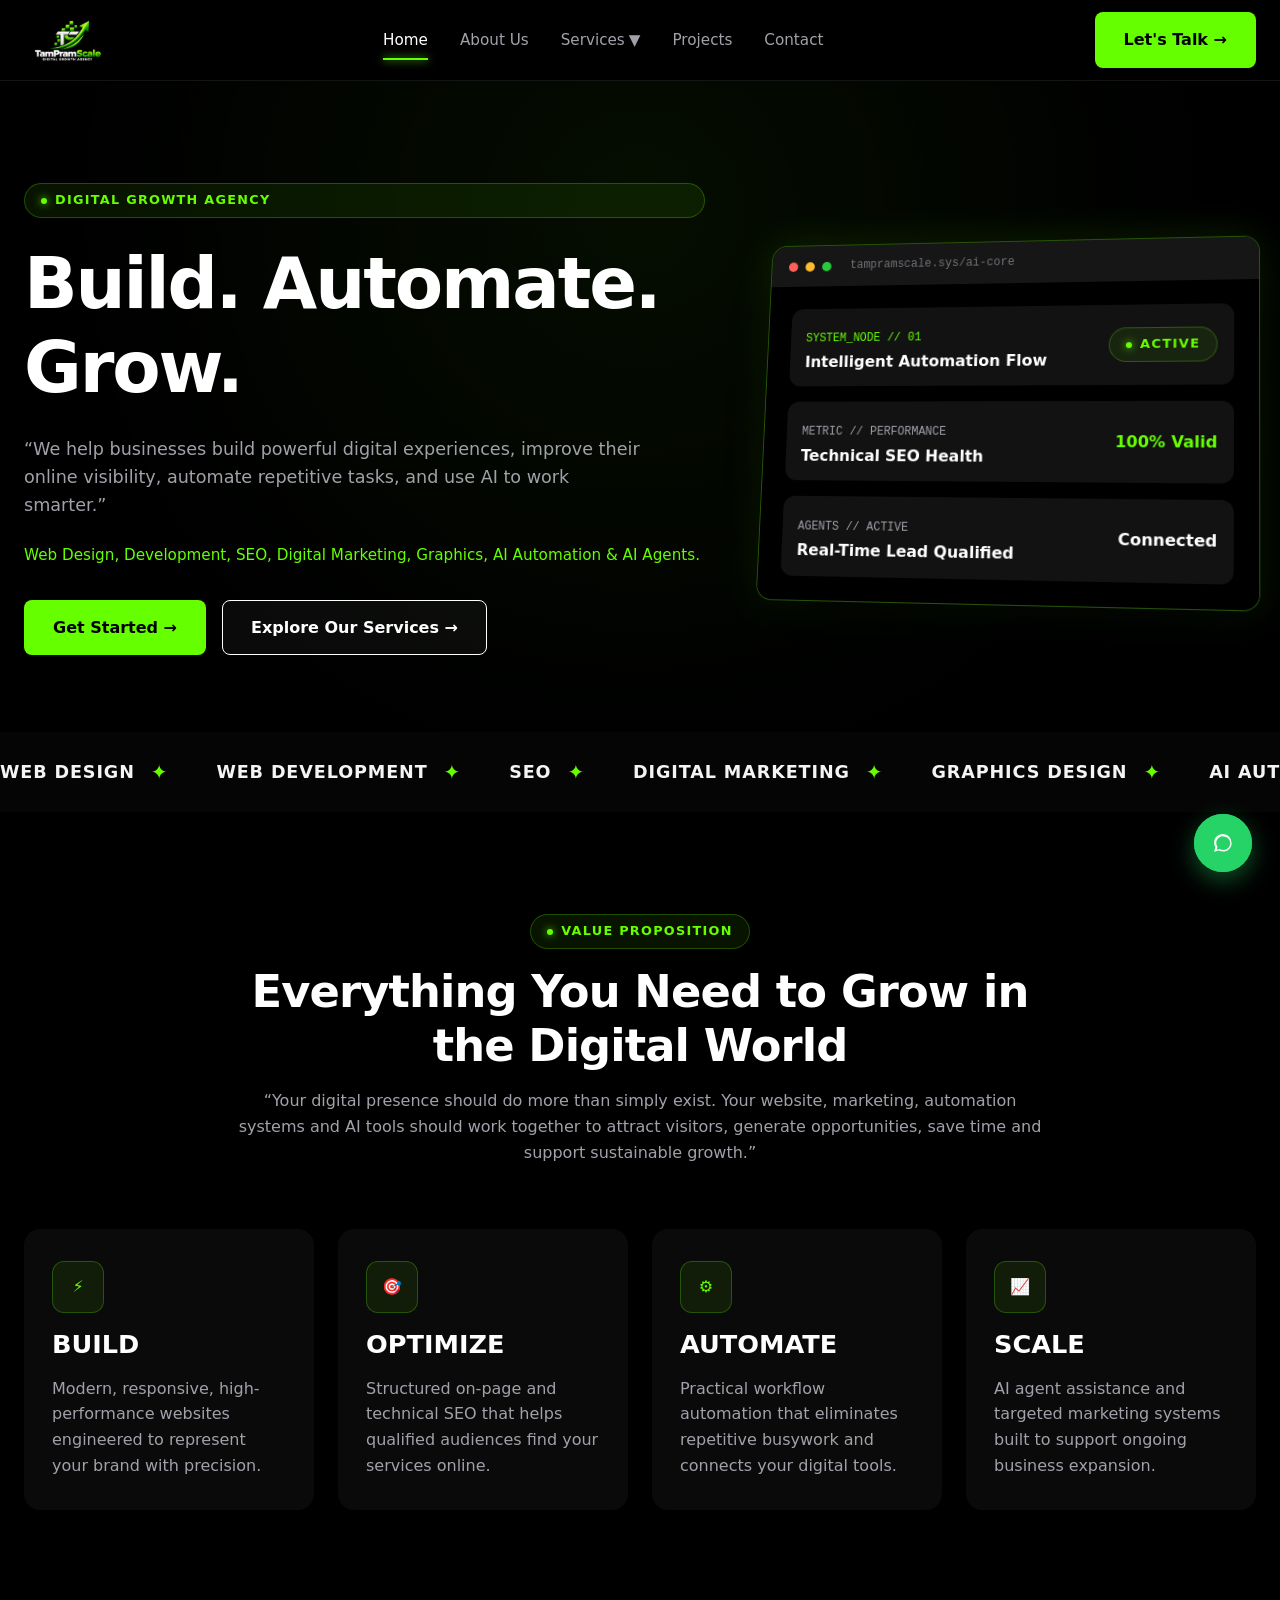
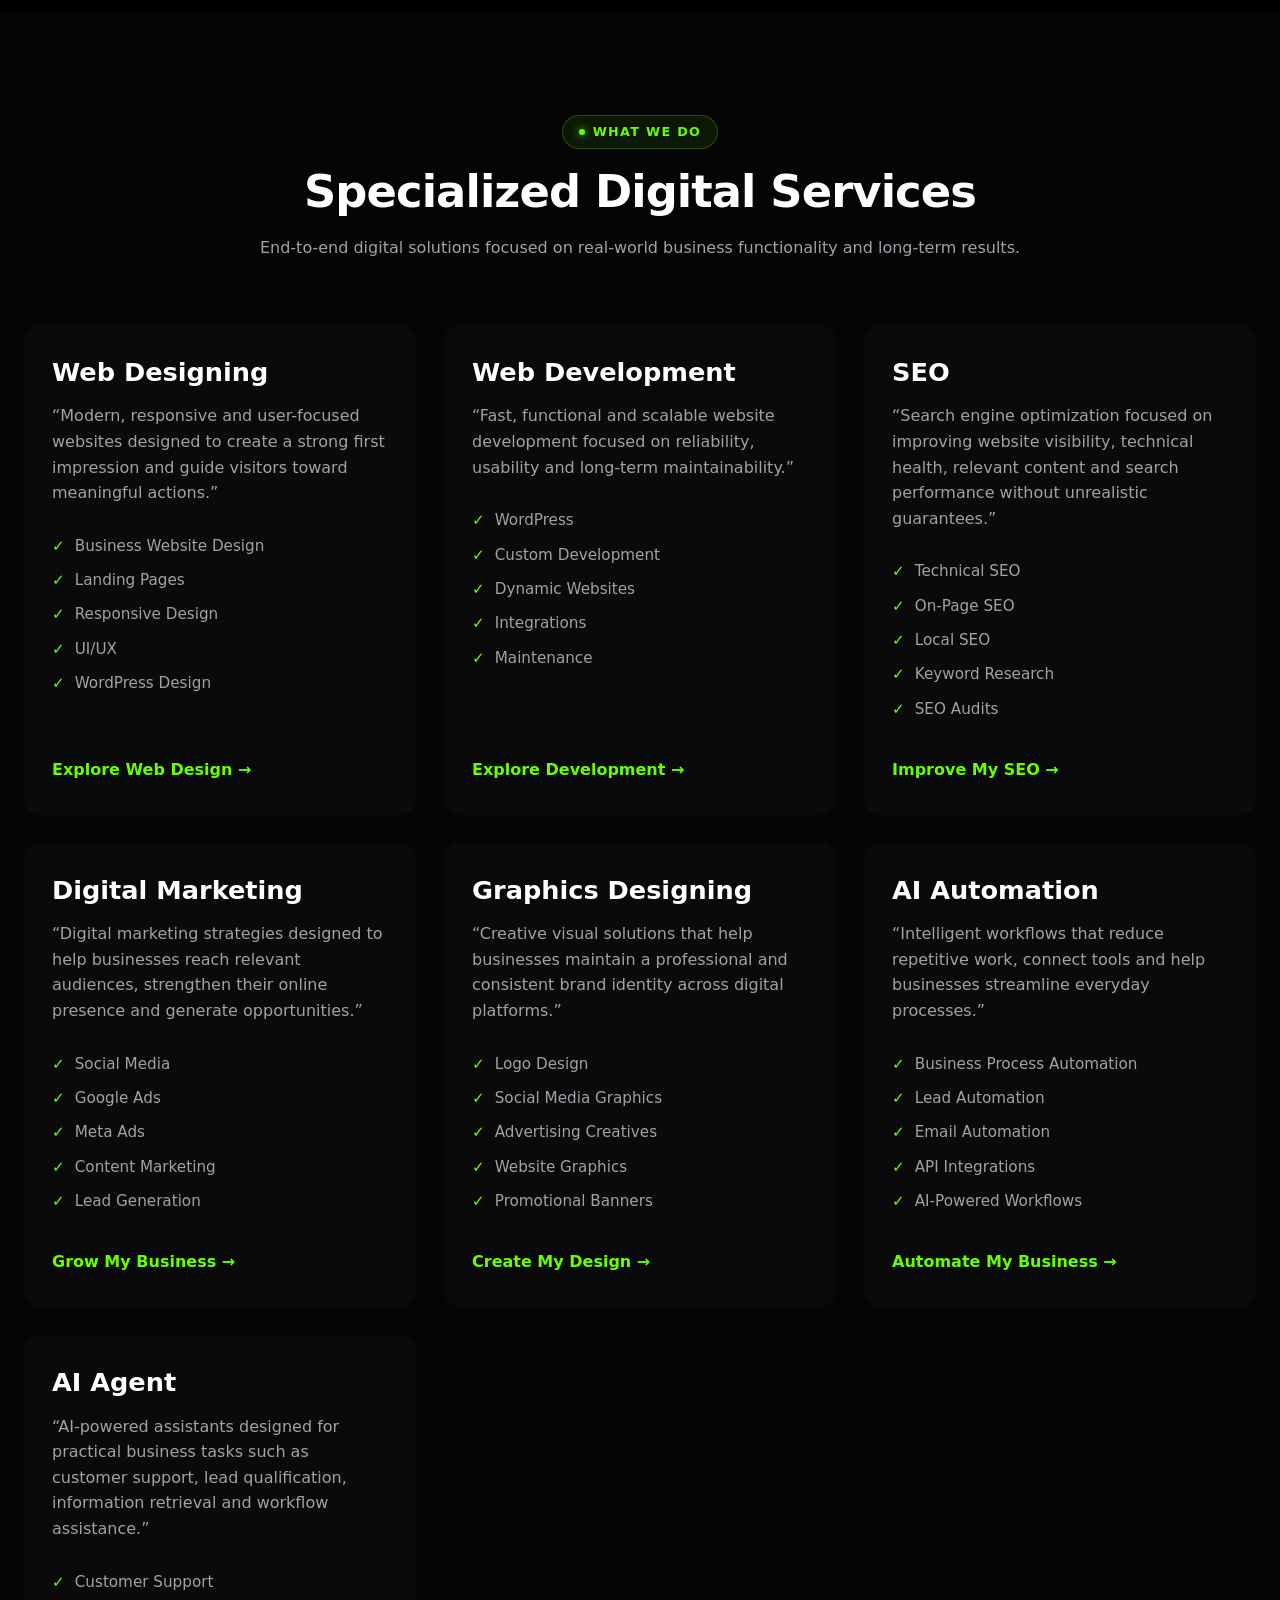
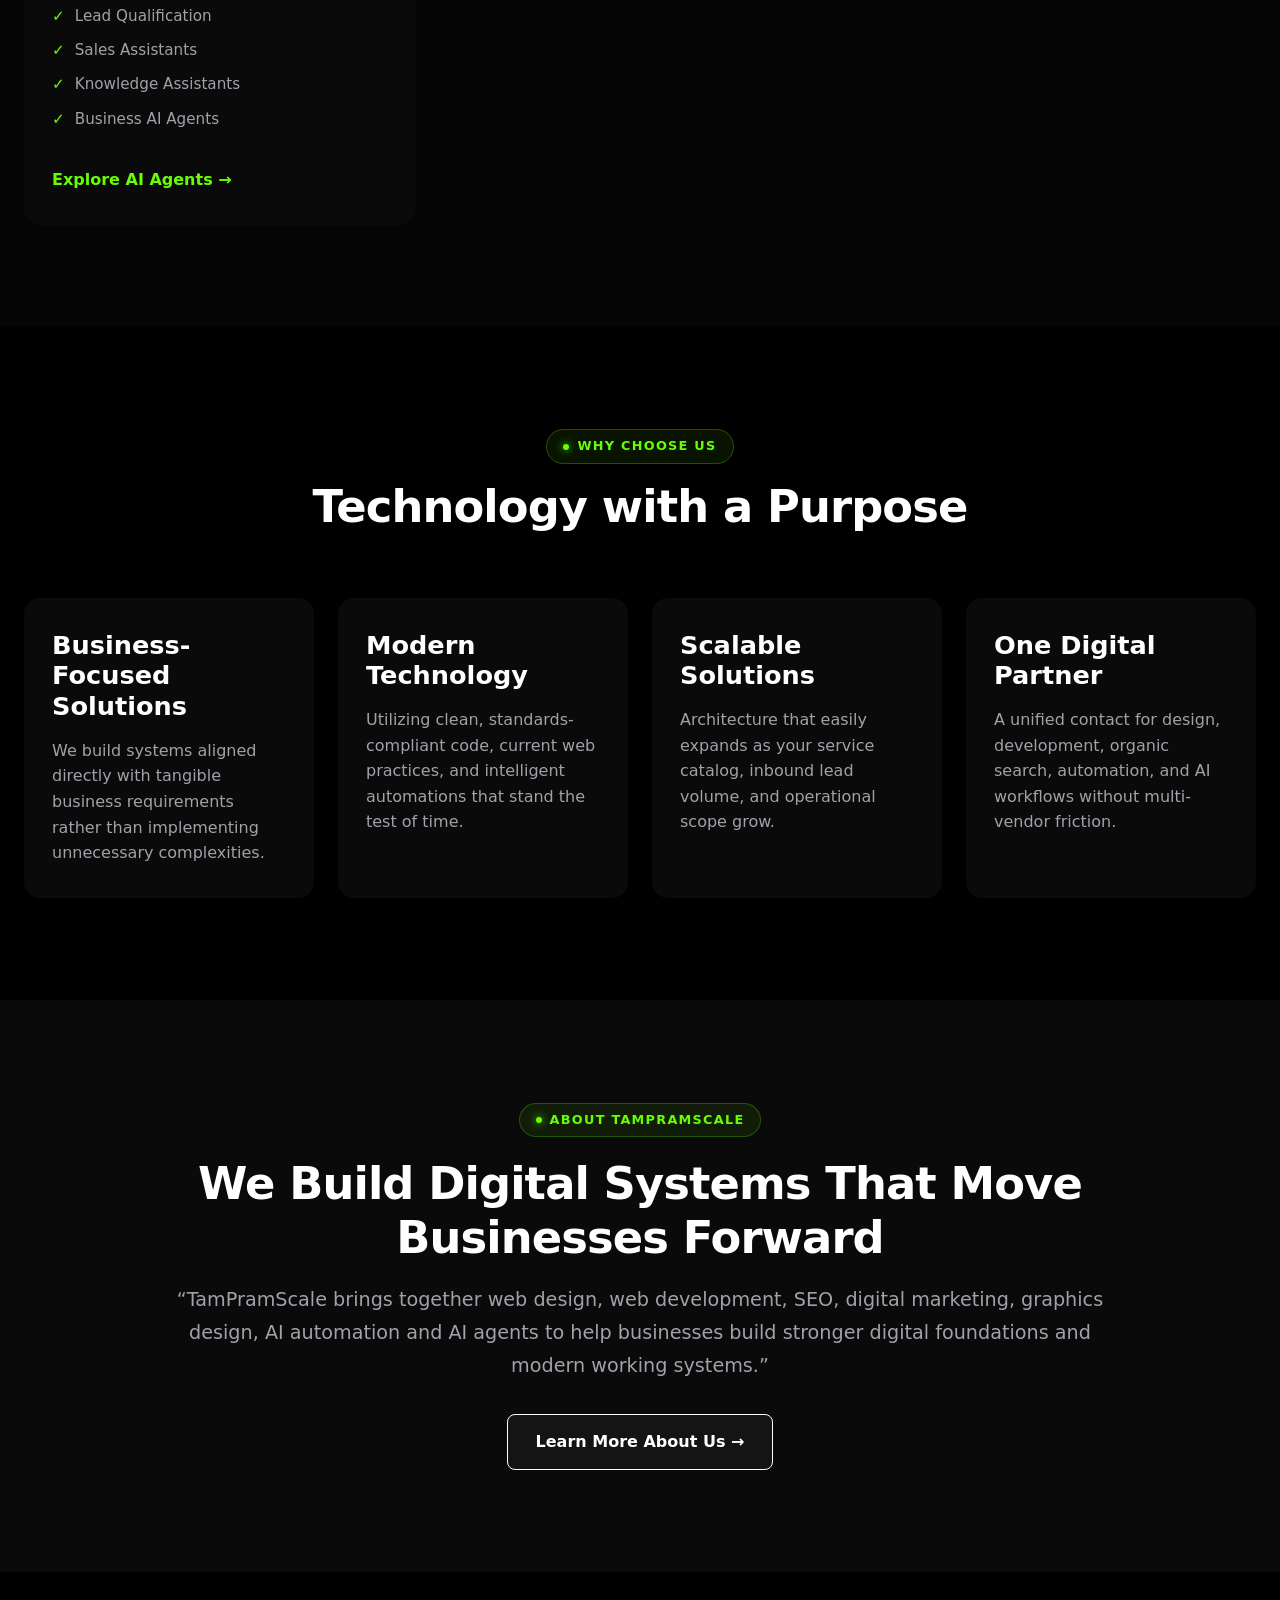
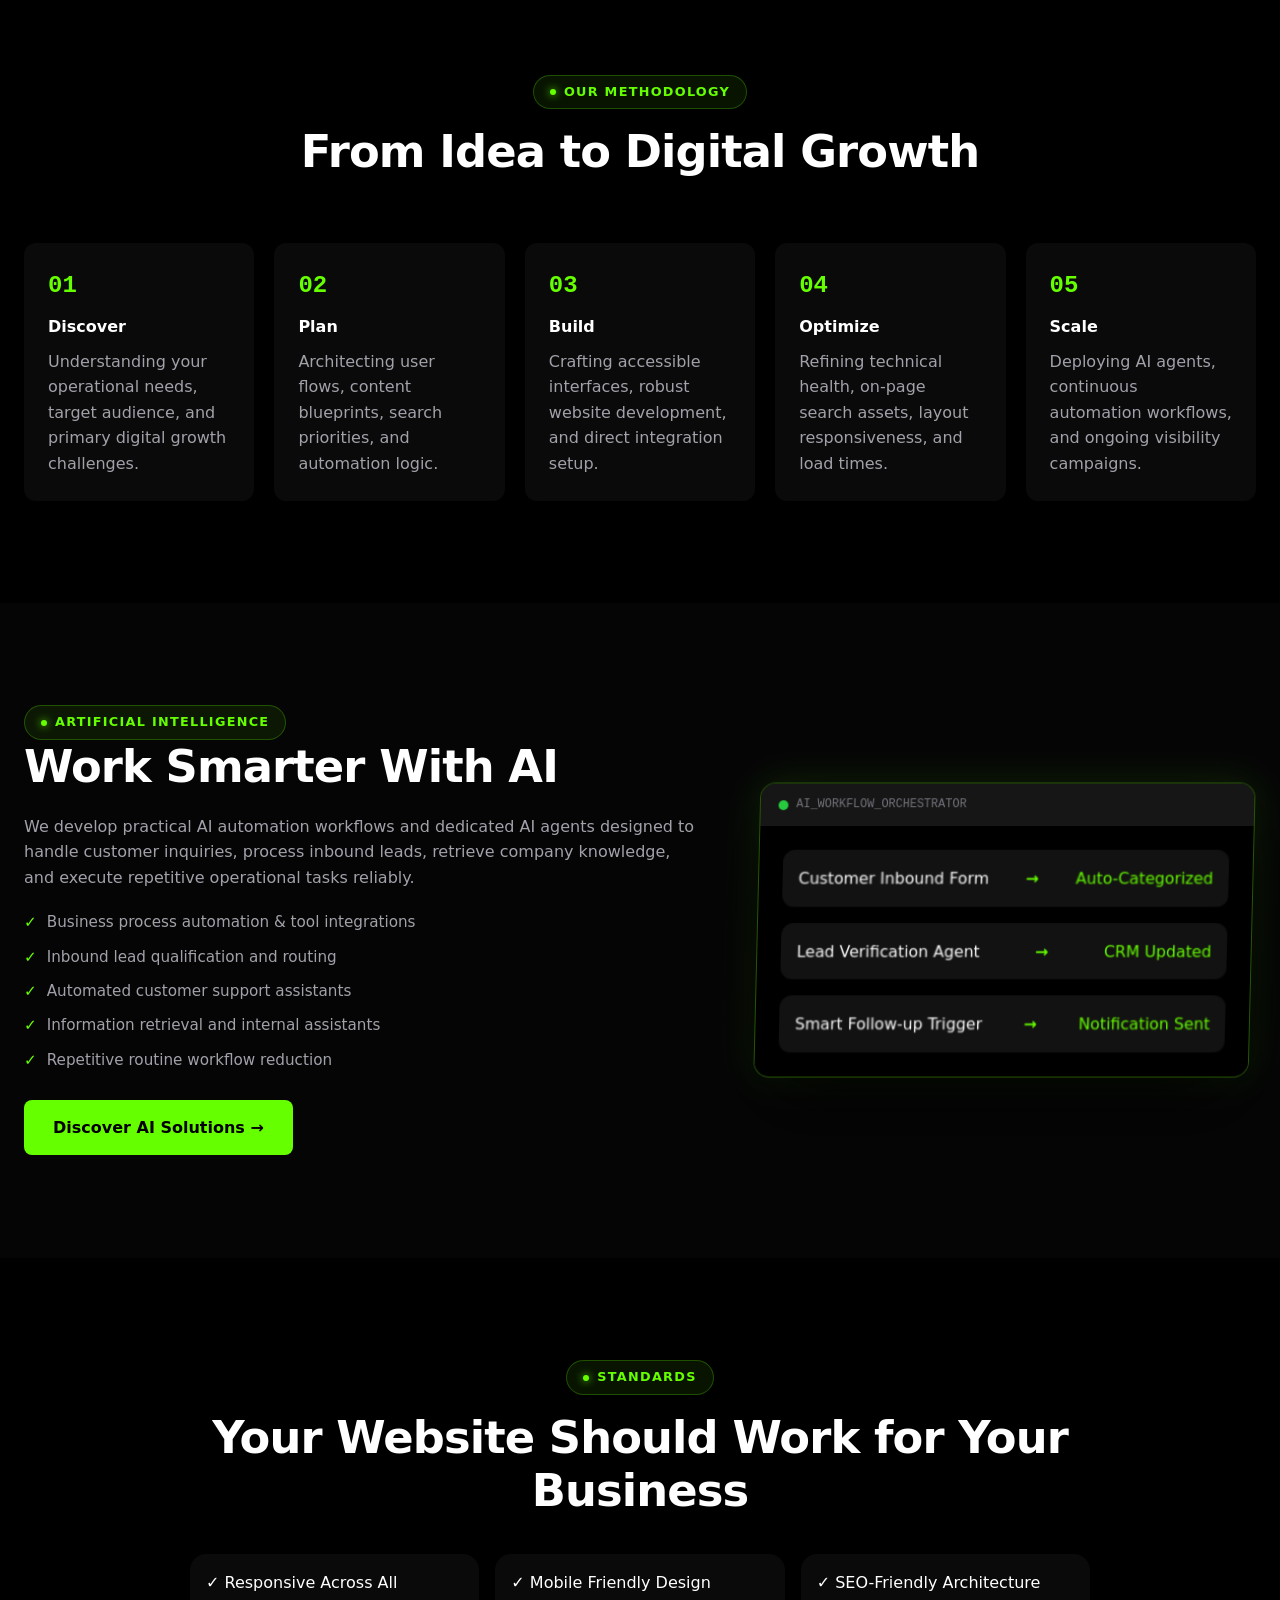
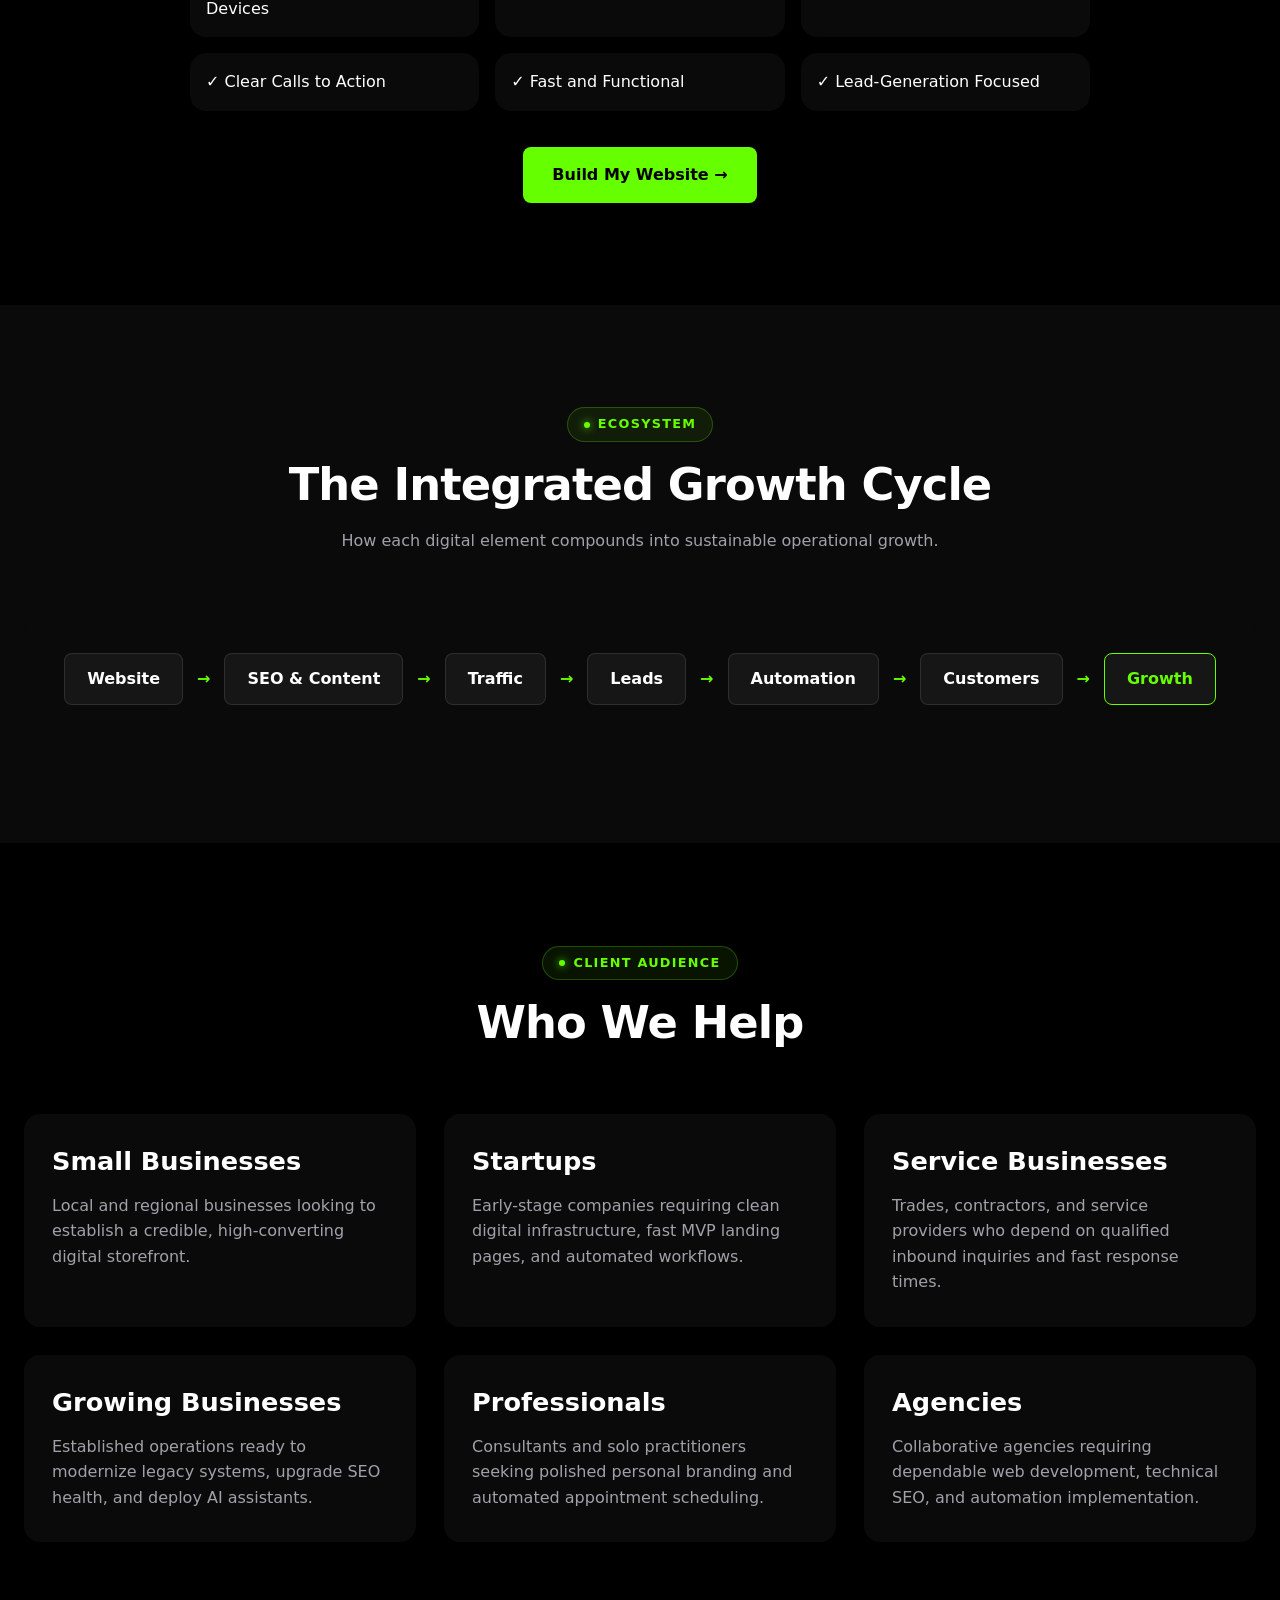
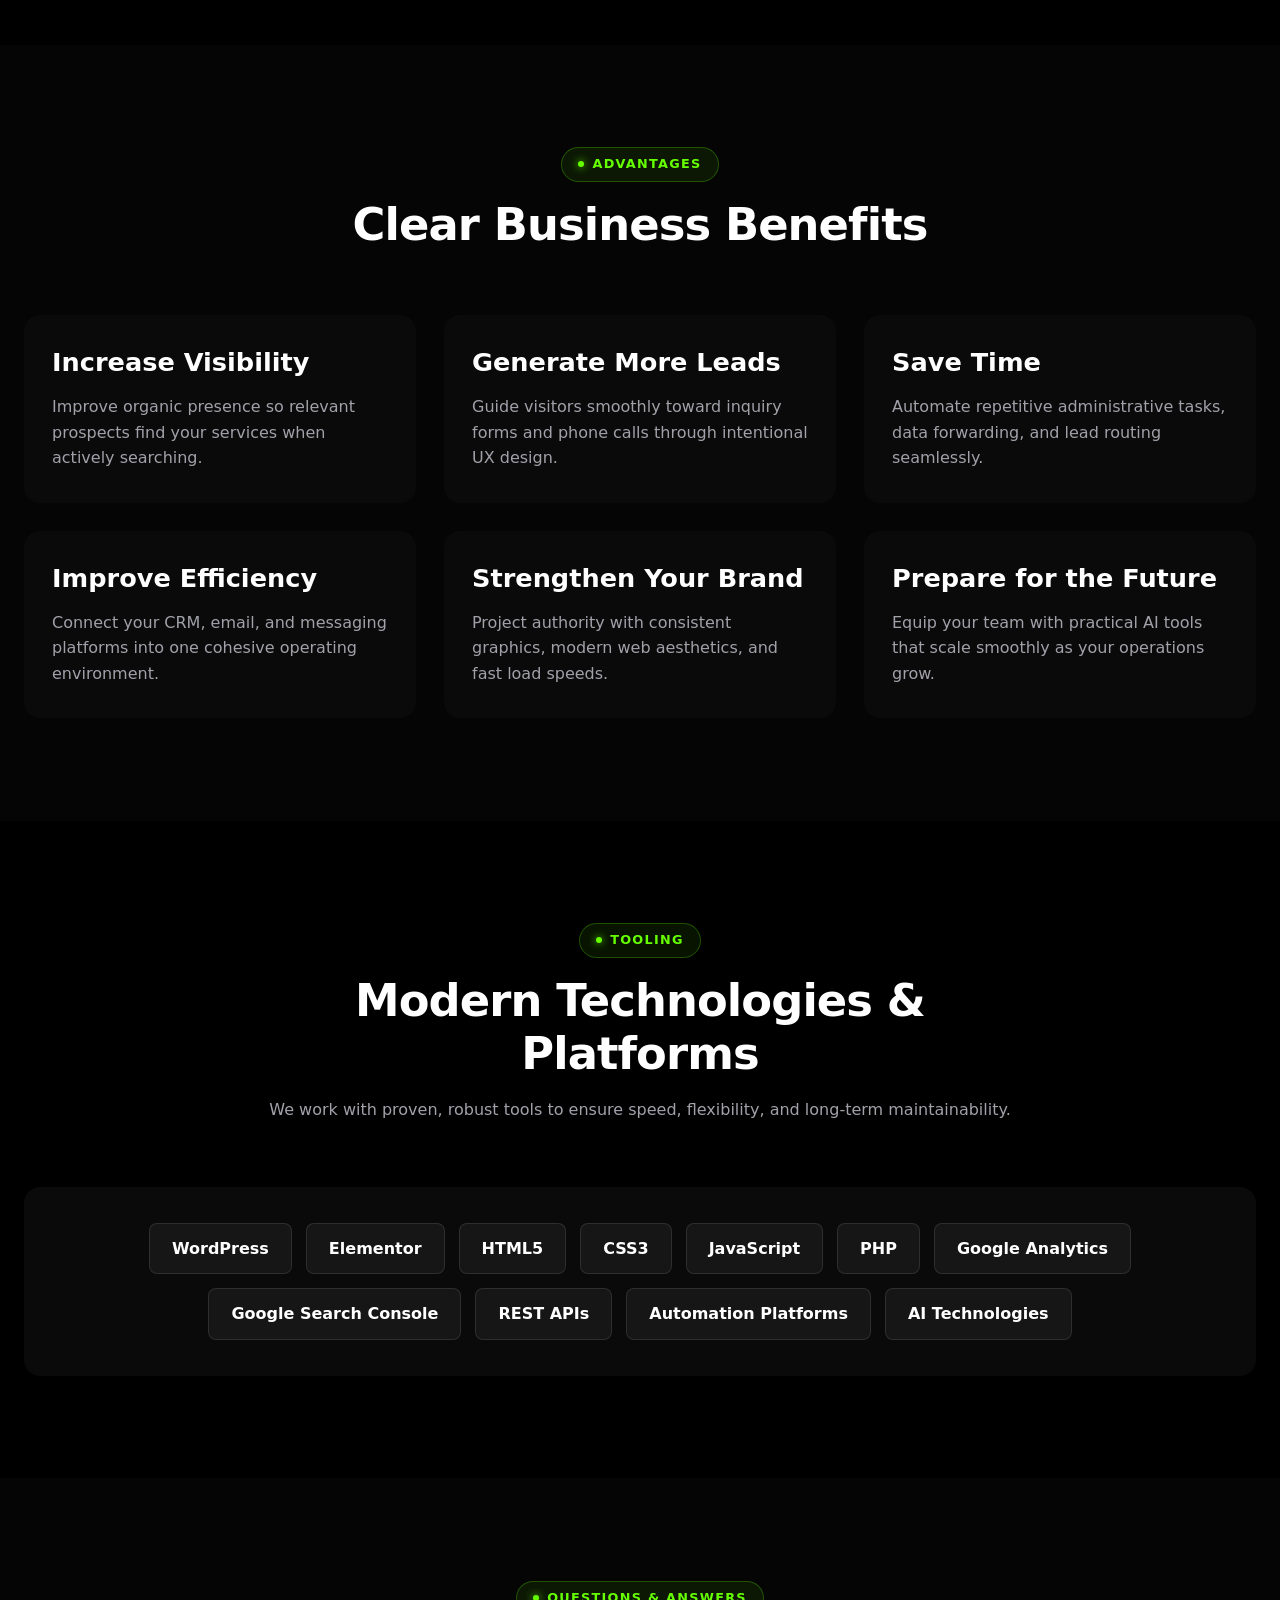
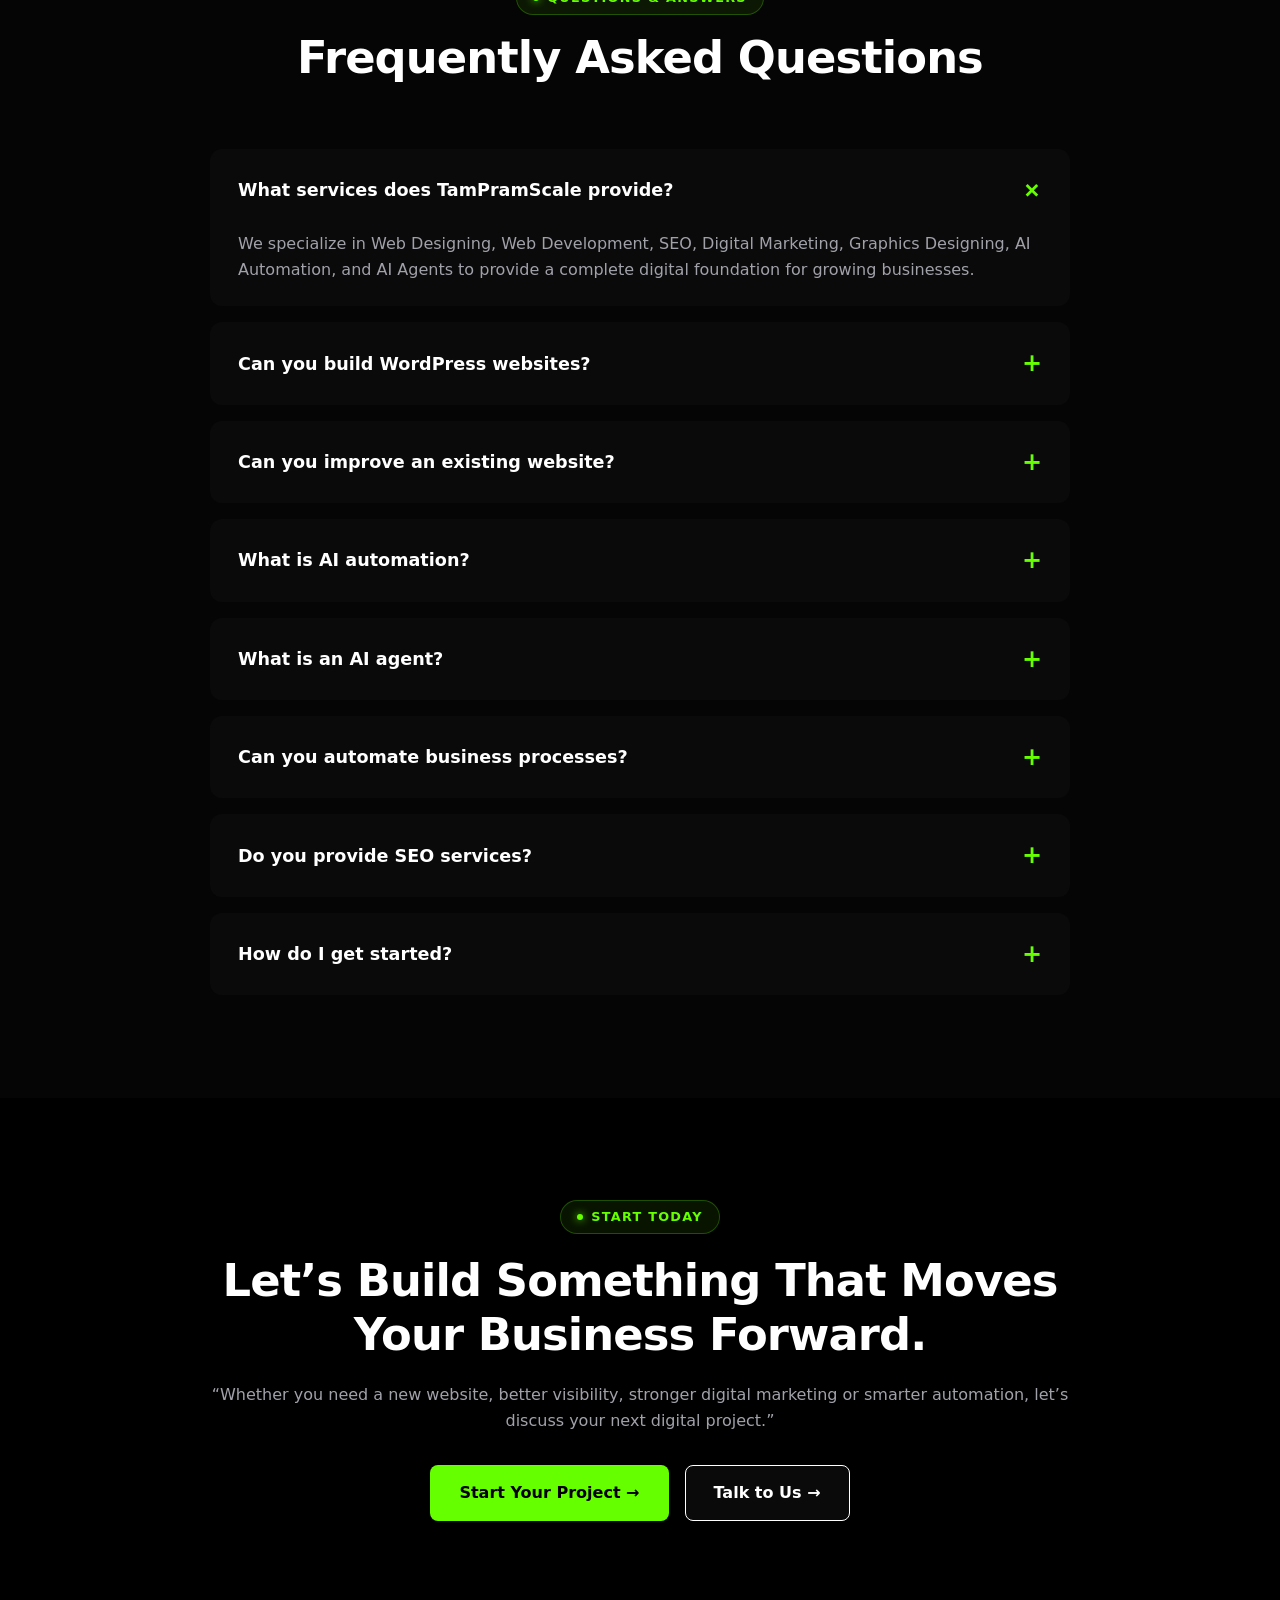
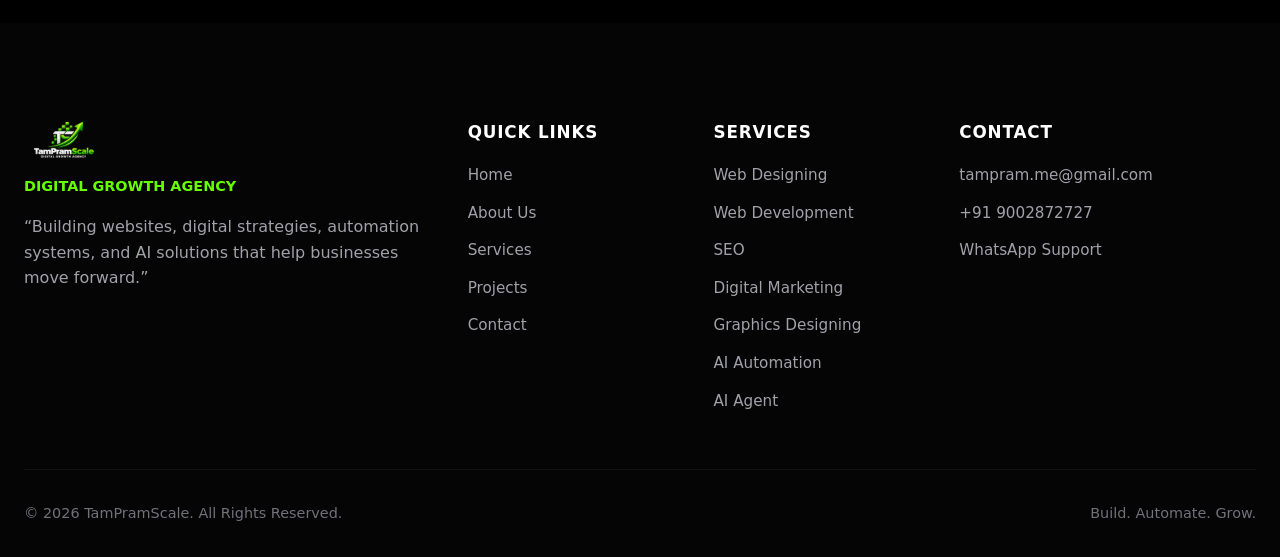
<file: index.html>
<!DOCTYPE html>
<html lang="en">
<head>
  <meta charset="UTF-8">
  <meta name="viewport" content="width=device-width, initial-scale=1.0">
  <title>TamPramScale | Digital Growth Agency — Build. Automate. Grow.</title>
  <meta name="description" content="We help businesses build powerful digital experiences, improve online visibility, automate repetitive tasks, and use modern AI solutions to work smarter.">
  <link rel="canonical" href="https://tampramme-jpg.github.io/tampramscales/">
  <meta property="og:title" content="TamPramScale | Digital Growth Agency">
  <meta property="og:description" content="Build. Automate. Grow. High-end web design, web development, SEO, digital marketing, AI automation & AI agents.">
  <meta property="og:image" content="assets/images/logo.png">
  <link rel="stylesheet" href="assets/css/style.css">
</head>
<body>

  <!-- =======================================================================
       HEADER
       ======================================================================= -->
  <header class="site-header">
    <div class="container header-container">
      <a href="./" class="brand-logo" aria-label="TamPramScale Home">
        <img src="assets/images/logo.png" alt="TamPramScale Logo" width="180" height="44">
      </a>

      <nav class="nav-desktop" aria-label="Main Navigation">
        <ul class="nav-links">
          <li class="nav-item"><a href="./" class="nav-link active">Home</a></li>
          <li class="nav-item"><a href="about-us/" class="nav-link">About Us</a></li>
          <li class="nav-item dropdown">
            <a href="web-designing/" class="nav-link">Services <span aria-hidden="true">▼</span></a>
            <ul class="dropdown-menu">
              <li><a href="web-designing/" class="dropdown-link">Web Designing</a></li>
              <li><a href="web-development/" class="dropdown-link">Web Development</a></li>
              <li><a href="seo/" class="dropdown-link">SEO</a></li>
              <li><a href="digital-marketing/" class="dropdown-link">Digital Marketing</a></li>
              <li><a href="graphics-designing/" class="dropdown-link">Graphics Designing</a></li>
              <li><a href="ai-automation/" class="dropdown-link">AI Automation</a></li>
              <li><a href="ai-agent/" class="dropdown-link">AI Agent</a></li>
            </ul>
          </li>
          <li class="nav-item"><a href="projects/" class="nav-link">Projects</a></li>
          <li class="nav-item"><a href="contact/" class="nav-link">Contact</a></li>
        </ul>
      </nav>

      <a href="contact/" class="btn btn-primary nav-desktop">Let's Talk →</a>

      <button class="mobile-toggle" aria-label="Open Navigation Menu" aria-expanded="false">
        <span class="hamburger-line"></span>
        <span class="hamburger-line"></span>
        <span class="hamburger-line"></span>
      </button>
    </div>

    <!-- Mobile Drawer -->
    <div class="mobile-drawer" role="dialog" aria-modal="true" aria-label="Mobile Navigation Menu">
      <ul class="mobile-nav-list">
        <li><a href="./" class="mobile-nav-link">Home</a></li>
        <li><a href="about-us/" class="mobile-nav-link">About Us</a></li>
        <li>
          <span class="mobile-nav-link" style="color:var(--neon-green)">Services</span>
          <ul class="mobile-submenu">
            <li><a href="web-designing/">Web Designing</a></li>
            <li><a href="web-development/">Web Development</a></li>
            <li><a href="seo/">SEO</a></li>
            <li><a href="digital-marketing/">Digital Marketing</a></li>
            <li><a href="graphics-designing/">Graphics Designing</a></li>
            <li><a href="ai-automation/">AI Automation</a></li>
            <li><a href="ai-agent/">AI Agent</a></li>
          </ul>
        </li>
        <li><a href="projects/" class="mobile-nav-link">Projects</a></li>
        <li><a href="contact/" class="mobile-nav-link">Contact</a></li>
        <li style="margin-top:24px;"><a href="contact/" class="btn btn-primary" style="width:100%;">Let's Talk →</a></li>
      </ul>
    </div>
  </header>

  <main>
    <!-- SECTION 1: HERO -->
    <section class="hero-section">
      <div class="container hero-grid">
        <div class="hero-content">
          <span class="badge-neon">DIGITAL GROWTH AGENCY</span>
          <h1>Build. Automate. Grow.</h1>
          <p class="hero-subtext">“We help businesses build powerful digital experiences, improve their online visibility, automate repetitive tasks, and use AI to work smarter.”</p>
          <p class="hero-services-line">Web Design, Development, SEO, Digital Marketing, Graphics, AI Automation &amp; AI Agents.</p>
          <div class="hero-actions">
            <a href="contact/" class="btn btn-primary">Get Started →</a>
            <a href="web-designing/" class="btn btn-secondary">Explore Our Services →</a>
          </div>
        </div>

        <!-- 3D Futuristic Interface Visual -->
        <div class="hero-visual-wrap">
          <div class="browser-mockup-3d">
            <div class="mockup-topbar">
              <span class="dot dot-red"></span>
              <span class="dot dot-yellow"></span>
              <span class="dot dot-green"></span>
              <span style="font-size:0.75rem; color:#71717a; margin-left:12px; font-family:var(--font-mono);">tampramscale.sys/ai-core</span>
            </div>
            <div class="mockup-body">
              <div class="floating-glass-card">
                <div>
                  <span style="font-size:0.75rem; color:var(--neon-green); font-family:var(--font-mono);">SYSTEM_NODE // 01</span>
                  <h4 style="font-size:1rem; margin-top:4px;">Intelligent Automation Flow</h4>
                </div>
                <span class="badge-neon">ACTIVE</span>
              </div>
              <div class="floating-glass-card">
                <div>
                  <span style="font-size:0.75rem; color:var(--text-gray-400); font-family:var(--font-mono);">METRIC // PERFORMANCE</span>
                  <h4 style="font-size:1rem; margin-top:4px;">Technical SEO Health</h4>
                </div>
                <span style="color:var(--neon-green); font-weight:700;">100% Valid</span>
              </div>
              <div class="floating-glass-card">
                <div>
                  <span style="font-size:0.75rem; color:var(--text-gray-400); font-family:var(--font-mono);">AGENTS // ACTIVE</span>
                  <h4 style="font-size:1rem; margin-top:4px;">Real-Time Lead Qualified</h4>
                </div>
                <span style="color:#ffffff; font-weight:700;">Connected</span>
              </div>
            </div>
          </div>
        </div>
      </div>
    </section>

    <!-- SECTION 2: SERVICE STRIP (MARQUEE) -->
    <section class="service-strip" aria-label="Core Services Marquee">
      <div class="marquee-track">
        <span class="marquee-item">Web Design <span class="marquee-separator">✦</span></span>
        <span class="marquee-item">Web Development <span class="marquee-separator">✦</span></span>
        <span class="marquee-item">SEO <span class="marquee-separator">✦</span></span>
        <span class="marquee-item">Digital Marketing <span class="marquee-separator">✦</span></span>
        <span class="marquee-item">Graphics Design <span class="marquee-separator">✦</span></span>
        <span class="marquee-item">AI Automation <span class="marquee-separator">✦</span></span>
        <span class="marquee-item">AI Agents <span class="marquee-separator">✦</span></span>
        <!-- Duplicated track for continuous infinite animation -->
        <span class="marquee-item">Web Design <span class="marquee-separator">✦</span></span>
        <span class="marquee-item">Web Development <span class="marquee-separator">✦</span></span>
        <span class="marquee-item">SEO <span class="marquee-separator">✦</span></span>
        <span class="marquee-item">Digital Marketing <span class="marquee-separator">✦</span></span>
        <span class="marquee-item">Graphics Design <span class="marquee-separator">✦</span></span>
        <span class="marquee-item">AI Automation <span class="marquee-separator">✦</span></span>
        <span class="marquee-item">AI Agents <span class="marquee-separator">✦</span></span>
      </div>
    </section>

    <!-- SECTION 3: VALUE PROPOSITION -->
    <section class="section-padding">
      <div class="container">
        <div class="section-head">
          <span class="badge-neon">VALUE PROPOSITION</span>
          <h2>Everything You Need to Grow in the Digital World</h2>
          <p>“Your digital presence should do more than simply exist. Your website, marketing, automation systems and AI tools should work together to attract visitors, generate opportunities, save time and support sustainable growth.”</p>
        </div>

        <div class="grid-4">
          <div class="card-prem">
            <div class="card-icon">⚡</div>
            <h3>BUILD</h3>
            <p>Modern, responsive, high-performance websites engineered to represent your brand with precision.</p>
          </div>
          <div class="card-prem">
            <div class="card-icon">🎯</div>
            <h3>OPTIMIZE</h3>
            <p>Structured on-page and technical SEO that helps qualified audiences find your services online.</p>
          </div>
          <div class="card-prem">
            <div class="card-icon">⚙️</div>
            <h3>AUTOMATE</h3>
            <p>Practical workflow automation that eliminates repetitive busywork and connects your digital tools.</p>
          </div>
          <div class="card-prem">
            <div class="card-icon">📈</div>
            <h3>SCALE</h3>
            <p>AI agent assistance and targeted marketing systems built to support ongoing business expansion.</p>
          </div>
        </div>
      </div>
    </section>

    <!-- SECTION 4: 7 SERVICES -->
    <section class="section-padding" style="background:var(--bg-dark-05);">
      <div class="container">
        <div class="section-head">
          <span class="badge-neon">WHAT WE DO</span>
          <h2>Specialized Digital Services</h2>
          <p>End-to-end digital solutions focused on real-world business functionality and long-term results.</p>
        </div>

        <div class="grid-services">
          <!-- 1. Web Designing -->
          <div class="card-prem">
            <h3>Web Designing</h3>
            <p>“Modern, responsive and user-focused websites designed to create a strong first impression and guide visitors toward meaningful actions.”</p>
            <ul class="feature-list">
              <li>Business Website Design</li>
              <li>Landing Pages</li>
              <li>Responsive Design</li>
              <li>UI/UX</li>
              <li>WordPress Design</li>
            </ul>
            <a href="web-designing/" class="card-link">Explore Web Design →</a>
          </div>

          <!-- 2. Web Development -->
          <div class="card-prem">
            <h3>Web Development</h3>
            <p>“Fast, functional and scalable website development focused on reliability, usability and long-term maintainability.”</p>
            <ul class="feature-list">
              <li>WordPress</li>
              <li>Custom Development</li>
              <li>Dynamic Websites</li>
              <li>Integrations</li>
              <li>Maintenance</li>
            </ul>
            <a href="web-development/" class="card-link">Explore Development →</a>
          </div>

          <!-- 3. SEO -->
          <div class="card-prem">
            <h3>SEO</h3>
            <p>“Search engine optimization focused on improving website visibility, technical health, relevant content and search performance without unrealistic guarantees.”</p>
            <ul class="feature-list">
              <li>Technical SEO</li>
              <li>On-Page SEO</li>
              <li>Local SEO</li>
              <li>Keyword Research</li>
              <li>SEO Audits</li>
            </ul>
            <a href="seo/" class="card-link">Improve My SEO →</a>
          </div>

          <!-- 4. Digital Marketing -->
          <div class="card-prem">
            <h3>Digital Marketing</h3>
            <p>“Digital marketing strategies designed to help businesses reach relevant audiences, strengthen their online presence and generate opportunities.”</p>
            <ul class="feature-list">
              <li>Social Media</li>
              <li>Google Ads</li>
              <li>Meta Ads</li>
              <li>Content Marketing</li>
              <li>Lead Generation</li>
            </ul>
            <a href="digital-marketing/" class="card-link">Grow My Business →</a>
          </div>

          <!-- 5. Graphics Designing -->
          <div class="card-prem">
            <h3>Graphics Designing</h3>
            <p>“Creative visual solutions that help businesses maintain a professional and consistent brand identity across digital platforms.”</p>
            <ul class="feature-list">
              <li>Logo Design</li>
              <li>Social Media Graphics</li>
              <li>Advertising Creatives</li>
              <li>Website Graphics</li>
              <li>Promotional Banners</li>
            </ul>
            <a href="graphics-designing/" class="card-link">Create My Design →</a>
          </div>

          <!-- 6. AI Automation -->
          <div class="card-prem">
            <h3>AI Automation</h3>
            <p>“Intelligent workflows that reduce repetitive work, connect tools and help businesses streamline everyday processes.”</p>
            <ul class="feature-list">
              <li>Business Process Automation</li>
              <li>Lead Automation</li>
              <li>Email Automation</li>
              <li>API Integrations</li>
              <li>AI-Powered Workflows</li>
            </ul>
            <a href="ai-automation/" class="card-link">Automate My Business →</a>
          </div>

          <!-- 7. AI Agent -->
          <div class="card-prem">
            <h3>AI Agent</h3>
            <p>“AI-powered assistants designed for practical business tasks such as customer support, lead qualification, information retrieval and workflow assistance.”</p>
            <ul class="feature-list">
              <li>Customer Support</li>
              <li>Lead Qualification</li>
              <li>Sales Assistants</li>
              <li>Knowledge Assistants</li>
              <li>Business AI Agents</li>
            </ul>
            <a href="ai-agent/" class="card-link">Explore AI Agents →</a>
          </div>
        </div>
      </div>
    </section>

    <!-- SECTION 5: WHY TAMPRAMSCALE -->
    <section class="section-padding">
      <div class="container">
        <div class="section-head">
          <span class="badge-neon">WHY CHOOSE US</span>
          <h2>Technology with a Purpose</h2>
        </div>
        <div class="grid-4">
          <div class="card-prem">
            <h3>Business-Focused Solutions</h3>
            <p>We build systems aligned directly with tangible business requirements rather than implementing unnecessary complexities.</p>
          </div>
          <div class="card-prem">
            <h3>Modern Technology</h3>
            <p>Utilizing clean, standards-compliant code, current web practices, and intelligent automations that stand the test of time.</p>
          </div>
          <div class="card-prem">
            <h3>Scalable Solutions</h3>
            <p>Architecture that easily expands as your service catalog, inbound lead volume, and operational scope grow.</p>
          </div>
          <div class="card-prem">
            <h3>One Digital Partner</h3>
            <p>A unified contact for design, development, organic search, automation, and AI workflows without multi-vendor friction.</p>
          </div>
        </div>
      </div>
    </section>

    <!-- SECTION 6: ABOUT SUMMARY -->
    <section class="section-padding" style="background:var(--bg-dark-0a); border-block:1px solid var(--border-dim);">
      <div class="container" style="max-width:980px; text-align:center;">
        <span class="badge-neon">ABOUT TAMPRAMSCALE</span>
        <h2 style="margin: 20px 0;">We Build Digital Systems That Move Businesses Forward</h2>
        <p style="font-size:1.2rem; line-height:1.7; margin-bottom: 32px;">“TamPramScale brings together web design, web development, SEO, digital marketing, graphics design, AI automation and AI agents to help businesses build stronger digital foundations and modern working systems.”</p>
        <a href="about-us/" class="btn btn-secondary">Learn More About Us →</a>
      </div>
    </section>

    <!-- SECTION 7: PROCESS TIMELINE -->
    <section class="section-padding">
      <div class="container">
        <div class="section-head">
          <span class="badge-neon">OUR METHODOLOGY</span>
          <h2>From Idea to Digital Growth</h2>
        </div>
        <div class="timeline-wrap">
          <div class="timeline-step">
            <span class="timeline-number">01</span>
            <h4>Discover</h4>
            <p>Understanding your operational needs, target audience, and primary digital growth challenges.</p>
          </div>
          <div class="timeline-step">
            <span class="timeline-number">02</span>
            <h4>Plan</h4>
            <p>Architecting user flows, content blueprints, search priorities, and automation logic.</p>
          </div>
          <div class="timeline-step">
            <span class="timeline-number">03</span>
            <h4>Build</h4>
            <p>Crafting accessible interfaces, robust website development, and direct integration setup.</p>
          </div>
          <div class="timeline-step">
            <span class="timeline-number">04</span>
            <h4>Optimize</h4>
            <p>Refining technical health, on-page search assets, layout responsiveness, and load times.</p>
          </div>
          <div class="timeline-step">
            <span class="timeline-number">05</span>
            <h4>Scale</h4>
            <p>Deploying AI agents, continuous automation workflows, and ongoing visibility campaigns.</p>
          </div>
        </div>
      </div>
    </section>

    <!-- SECTION 8: AI SECTION -->
    <section class="section-padding" style="background:var(--bg-dark-05);">
      <div class="container hero-grid">
        <div>
          <span class="badge-neon">ARTIFICIAL INTELLIGENCE</span>
          <h2>Work Smarter With AI</h2>
          <p style="margin: 20px 0;">We develop practical AI automation workflows and dedicated AI agents designed to handle customer inquiries, process inbound leads, retrieve company knowledge, and execute repetitive operational tasks reliably.</p>
          <ul class="feature-list" style="margin-bottom: 28px;">
            <li>Business process automation &amp; tool integrations</li>
            <li>Inbound lead qualification and routing</li>
            <li>Automated customer support assistants</li>
            <li>Information retrieval and internal assistants</li>
            <li>Repetitive routine workflow reduction</li>
          </ul>
          <a href="ai-automation/" class="btn btn-primary">Discover AI Solutions →</a>
        </div>
        <div class="browser-mockup-3d">
          <div class="mockup-topbar"><span class="dot dot-green"></span><span style="font-size:0.75rem; color:#71717a; font-family:var(--font-mono);">AI_WORKFLOW_ORCHESTRATOR</span></div>
          <div class="mockup-body">
            <div class="floating-glass-card">
              <span>Customer Inbound Form</span>
              <span class="eco-arrow">→</span>
              <span style="color:var(--neon-green)">Auto-Categorized</span>
            </div>
            <div class="floating-glass-card">
              <span>Lead Verification Agent</span>
              <span class="eco-arrow">→</span>
              <span style="color:var(--neon-green)">CRM Updated</span>
            </div>
            <div class="floating-glass-card">
              <span>Smart Follow-up Trigger</span>
              <span class="eco-arrow">→</span>
              <span style="color:var(--neon-green)">Notification Sent</span>
            </div>
          </div>
        </div>
      </div>
    </section>

    <!-- SECTION 9: WEBSITE + SEO SECTION -->
    <section class="section-padding">
      <div class="container" style="max-width:900px; text-align:center;">
        <span class="badge-neon">STANDARDS</span>
        <h2 style="margin: 16px 0;">Your Website Should Work for Your Business</h2>
        <div style="display:grid; grid-template-columns: repeat(auto-fit, minmax(220px, 1fr)); gap: 16px; margin: 36px 0; text-align: left;">
          <div class="card-prem" style="padding:16px;">✓ Responsive Across All Devices</div>
          <div class="card-prem" style="padding:16px;">✓ Mobile Friendly Design</div>
          <div class="card-prem" style="padding:16px;">✓ SEO-Friendly Architecture</div>
          <div class="card-prem" style="padding:16px;">✓ Clear Calls to Action</div>
          <div class="card-prem" style="padding:16px;">✓ Fast and Functional</div>
          <div class="card-prem" style="padding:16px;">✓ Lead-Generation Focused</div>
        </div>
        <a href="web-designing/" class="btn btn-primary">Build My Website →</a>
      </div>
    </section>

    <!-- SECTION 10: DIGITAL GROWTH ECOSYSTEM -->
    <section class="section-padding" style="background:var(--bg-dark-0a);">
      <div class="container">
        <div class="section-head">
          <span class="badge-neon">ECOSYSTEM</span>
          <h2>The Integrated Growth Cycle</h2>
          <p>How each digital element compounds into sustainable operational growth.</p>
        </div>
        <div class="ecosystem-container">
          <span class="eco-node">Website</span>
          <span class="eco-arrow">→</span>
          <span class="eco-node">SEO &amp; Content</span>
          <span class="eco-arrow">→</span>
          <span class="eco-node">Traffic</span>
          <span class="eco-arrow">→</span>
          <span class="eco-node">Leads</span>
          <span class="eco-arrow">→</span>
          <span class="eco-node">Automation</span>
          <span class="eco-arrow">→</span>
          <span class="eco-node">Customers</span>
          <span class="eco-arrow">→</span>
          <span class="eco-node" style="border-color:var(--neon-green); color:var(--neon-green);">Growth</span>
        </div>
      </div>
    </section>

    <!-- SECTION 11: WHO WE HELP -->
    <section class="section-padding">
      <div class="container">
        <div class="section-head">
          <span class="badge-neon">CLIENT AUDIENCE</span>
          <h2>Who We Help</h2>
        </div>
        <div class="grid-services">
          <div class="card-prem"><h3>Small Businesses</h3><p>Local and regional businesses looking to establish a credible, high-converting digital storefront.</p></div>
          <div class="card-prem"><h3>Startups</h3><p>Early-stage companies requiring clean digital infrastructure, fast MVP landing pages, and automated workflows.</p></div>
          <div class="card-prem"><h3>Service Businesses</h3><p>Trades, contractors, and service providers who depend on qualified inbound inquiries and fast response times.</p></div>
          <div class="card-prem"><h3>Growing Businesses</h3><p>Established operations ready to modernize legacy systems, upgrade SEO health, and deploy AI assistants.</p></div>
          <div class="card-prem"><h3>Professionals</h3><p>Consultants and solo practitioners seeking polished personal branding and automated appointment scheduling.</p></div>
          <div class="card-prem"><h3>Agencies</h3><p>Collaborative agencies requiring dependable web development, technical SEO, and automation implementation.</p></div>
        </div>
      </div>
    </section>

    <!-- SECTION 12: BENEFITS -->
    <section class="section-padding" style="background:var(--bg-dark-05);">
      <div class="container">
        <div class="section-head">
          <span class="badge-neon">ADVANTAGES</span>
          <h2>Clear Business Benefits</h2>
        </div>
        <div class="grid-services">
          <div class="card-prem"><h3>Increase Visibility</h3><p>Improve organic presence so relevant prospects find your services when actively searching.</p></div>
          <div class="card-prem"><h3>Generate More Leads</h3><p>Guide visitors smoothly toward inquiry forms and phone calls through intentional UX design.</p></div>
          <div class="card-prem"><h3>Save Time</h3><p>Automate repetitive administrative tasks, data forwarding, and lead routing seamlessly.</p></div>
          <div class="card-prem"><h3>Improve Efficiency</h3><p>Connect your CRM, email, and messaging platforms into one cohesive operating environment.</p></div>
          <div class="card-prem"><h3>Strengthen Your Brand</h3><p>Project authority with consistent graphics, modern web aesthetics, and fast load speeds.</p></div>
          <div class="card-prem"><h3>Prepare for the Future</h3><p>Equip your team with practical AI tools that scale smoothly as your operations grow.</p></div>
        </div>
      </div>
    </section>

    <!-- SECTION 13: TECHNOLOGIES -->
    <section class="section-padding">
      <div class="container">
        <div class="section-head">
          <span class="badge-neon">TOOLING</span>
          <h2>Modern Technologies &amp; Platforms</h2>
          <p>We work with proven, robust tools to ensure speed, flexibility, and long-term maintainability.</p>
        </div>
        <div class="ecosystem-container">
          <span class="eco-node">WordPress</span>
          <span class="eco-node">Elementor</span>
          <span class="eco-node">HTML5</span>
          <span class="eco-node">CSS3</span>
          <span class="eco-node">JavaScript</span>
          <span class="eco-node">PHP</span>
          <span class="eco-node">Google Analytics</span>
          <span class="eco-node">Google Search Console</span>
          <span class="eco-node">REST APIs</span>
          <span class="eco-node">Automation Platforms</span>
          <span class="eco-node">AI Technologies</span>
        </div>
      </div>
    </section>

    <!-- SECTION 14: FAQ ACCORDION -->
    <section class="section-padding" style="background:var(--bg-dark-05);">
      <div class="container">
        <div class="section-head">
          <span class="badge-neon">QUESTIONS &amp; ANSWERS</span>
          <h2>Frequently Asked Questions</h2>
        </div>
        <div class="faq-accordion">
          <details class="faq-item" open>
            <summary class="faq-summary">What services does TamPramScale provide? <span class="faq-icon">+</span></summary>
            <div class="faq-content">We specialize in Web Designing, Web Development, SEO, Digital Marketing, Graphics Designing, AI Automation, and AI Agents to provide a complete digital foundation for growing businesses.</div>
          </details>

          <details class="faq-item">
            <summary class="faq-summary">Can you build WordPress websites? <span class="faq-icon">+</span></summary>
            <div class="faq-content">Yes. We build custom, fast, and secure WordPress websites using clean page architecture and Elementor, tailored for ease of client updates and performance.</div>
          </details>

          <details class="faq-item">
            <summary class="faq-summary">Can you improve an existing website? <span class="faq-icon">+</span></summary>
            <div class="faq-content">Yes. We audit and enhance existing websites by improving mobile responsiveness, user interface design, load performance, technical SEO, and conversion flow.</div>
          </details>

          <details class="faq-item">
            <summary class="faq-summary">What is AI automation? <span class="faq-icon">+</span></summary>
            <div class="faq-content">AI automation connects your applications (like your website, CRM, email, and messaging) using intelligent workflows to handle routine data transfer, notifications, and tasks without manual effort.</div>
          </details>

          <details class="faq-item">
            <summary class="faq-summary">What is an AI agent? <span class="faq-icon">+</span></summary>
            <div class="faq-content">An AI agent is a software assistant designed to perform specific business tasks, such as answering common customer support queries, qualifying incoming leads, or searching internal knowledge bases.</div>
          </details>

          <details class="faq-item">
            <summary class="faq-summary">Can you automate business processes? <span class="faq-icon">+</span></summary>
            <div class="faq-content">Yes. We map your current operational pain points and set up reliable automations to route incoming leads, send instant notifications, and streamline daily repetitive steps.</div>
          </details>

          <details class="faq-item">
            <summary class="faq-summary">Do you provide SEO services? <span class="faq-icon">+</span></summary>
            <div class="faq-content">Yes. We focus on technical SEO, on-page optimization, site architecture, and local search visibility. We avoid gimmicks and work on authentic search engine guidelines.</div>
          </details>

          <details class="faq-item">
            <summary class="faq-summary">How do I get started? <span class="faq-icon">+</span></summary>
            <div class="faq-content">You can reach out through our contact page or directly message us on WhatsApp. We will discuss your project requirements, scope, and timeline to recommend the right solution.</div>
          </details>
        </div>
      </div>
    </section>

    <!-- SECTION 15 & 16: FINAL CTA & CONTACT TEASER -->
    <section class="section-padding" style="border-top:1px solid var(--border-dim); text-align:center;">
      <div class="container" style="max-width:860px;">
        <span class="badge-neon">START TODAY</span>
        <h2 style="margin: 20px 0;">Let’s Build Something That Moves Your Business Forward.</h2>
        <p style="margin-bottom: 32px;">“Whether you need a new website, better visibility, stronger digital marketing or smarter automation, let’s discuss your next digital project.”</p>
        <div style="display:flex; justify-content:center; gap:16px; flex-wrap:wrap;">
          <a href="contact/" class="btn btn-primary">Start Your Project →</a>
          <a href="contact/" class="btn btn-secondary">Talk to Us →</a>
        </div>
      </div>
    </section>
  </main>

  <!-- =======================================================================
       FLOATING WHATSAPP
       ======================================================================= -->
  <a href="https://wa.me/919002872727?text=Hello%20TamPramScale%2C%20I%20would%20like%20to%20know%20more%20about%20your%20digital%20services." 
     class="whatsapp-floating" 
     target="_blank" 
     rel="noopener noreferrer" 
     aria-label="Chat with TamPramScale on WhatsApp">
    <span class="whatsapp-tooltip">Need help? Chat with us on WhatsApp</span>
    <div class="whatsapp-bubble" aria-hidden="true">
      <svg width="28" height="28" viewBox="0 0 24 24" fill="currentColor"><path d="M12.031 6.172c-3.181 0-5.767 2.586-5.768 5.766-.001 1.298.38 2.27 1.019 3.287l-.711 2.598 2.669-.699c.969.54 2.052.83 3.19.831 3.181 0 5.767-2.586 5.768-5.766 0-3.18-2.587-5.767-5.767-5.767zm7.42 5.767c0 4.093-3.328 7.421-7.42 7.421-1.309 0-2.551-.341-3.633-.941l-4.041 1.06 1.079-3.94c-.696-1.127-1.065-2.433-1.065-3.774 0-4.093 3.328-7.421 7.42-7.421s7.42 3.328 7.42 7.421z"/></svg>
    </div>
  </a>

  <!-- =======================================================================
       FOOTER
       ======================================================================= -->
  <footer class="site-footer">
    <div class="container">
      <div class="footer-grid">
        <div class="footer-col">
          <a href="./" class="footer-logo">
            <img src="assets/images/logo.png" alt="TamPramScale Logo" width="180" height="44">
          </a>
          <span style="color:var(--neon-green); font-size:0.9rem; font-weight:700;">DIGITAL GROWTH AGENCY</span>
          <p>“Building websites, digital strategies, automation systems, and AI solutions that help businesses move forward.”</p>
        </div>

        <div class="footer-col">
          <span class="footer-title">Quick Links</span>
          <ul class="footer-links">
            <li><a href="./">Home</a></li>
            <li><a href="about-us/">About Us</a></li>
            <li><a href="web-designing/">Services</a></li>
            <li><a href="projects/">Projects</a></li>
            <li><a href="contact/">Contact</a></li>
          </ul>
        </div>

        <div class="footer-col">
          <span class="footer-title">Services</span>
          <ul class="footer-links">
            <li><a href="web-designing/">Web Designing</a></li>
            <li><a href="web-development/">Web Development</a></li>
            <li><a href="seo/">SEO</a></li>
            <li><a href="digital-marketing/">Digital Marketing</a></li>
            <li><a href="graphics-designing/">Graphics Designing</a></li>
            <li><a href="ai-automation/">AI Automation</a></li>
            <li><a href="ai-agent/">AI Agent</a></li>
          </ul>
        </div>

        <div class="footer-col">
          <span class="footer-title">Contact</span>
          <ul class="footer-links">
            <li><a href="mailto:tampram.me@gmail.com">tampram.me@gmail.com</a></li>
            <li><a href="tel:+919002872727">+91 9002872727</a></li>
            <li><a href="https://wa.me/919002872727" target="_blank" rel="noopener noreferrer">WhatsApp Support</a></li>
          </ul>
        </div>
      </div>

      <div class="footer-bottom">
        <span>© 2026 TamPramScale. All Rights Reserved.</span>
        <span>Build. Automate. Grow.</span>
      </div>
    </div>
  </footer>

  <script src="assets/js/main.js"></script>
</body>
</html>
</file>
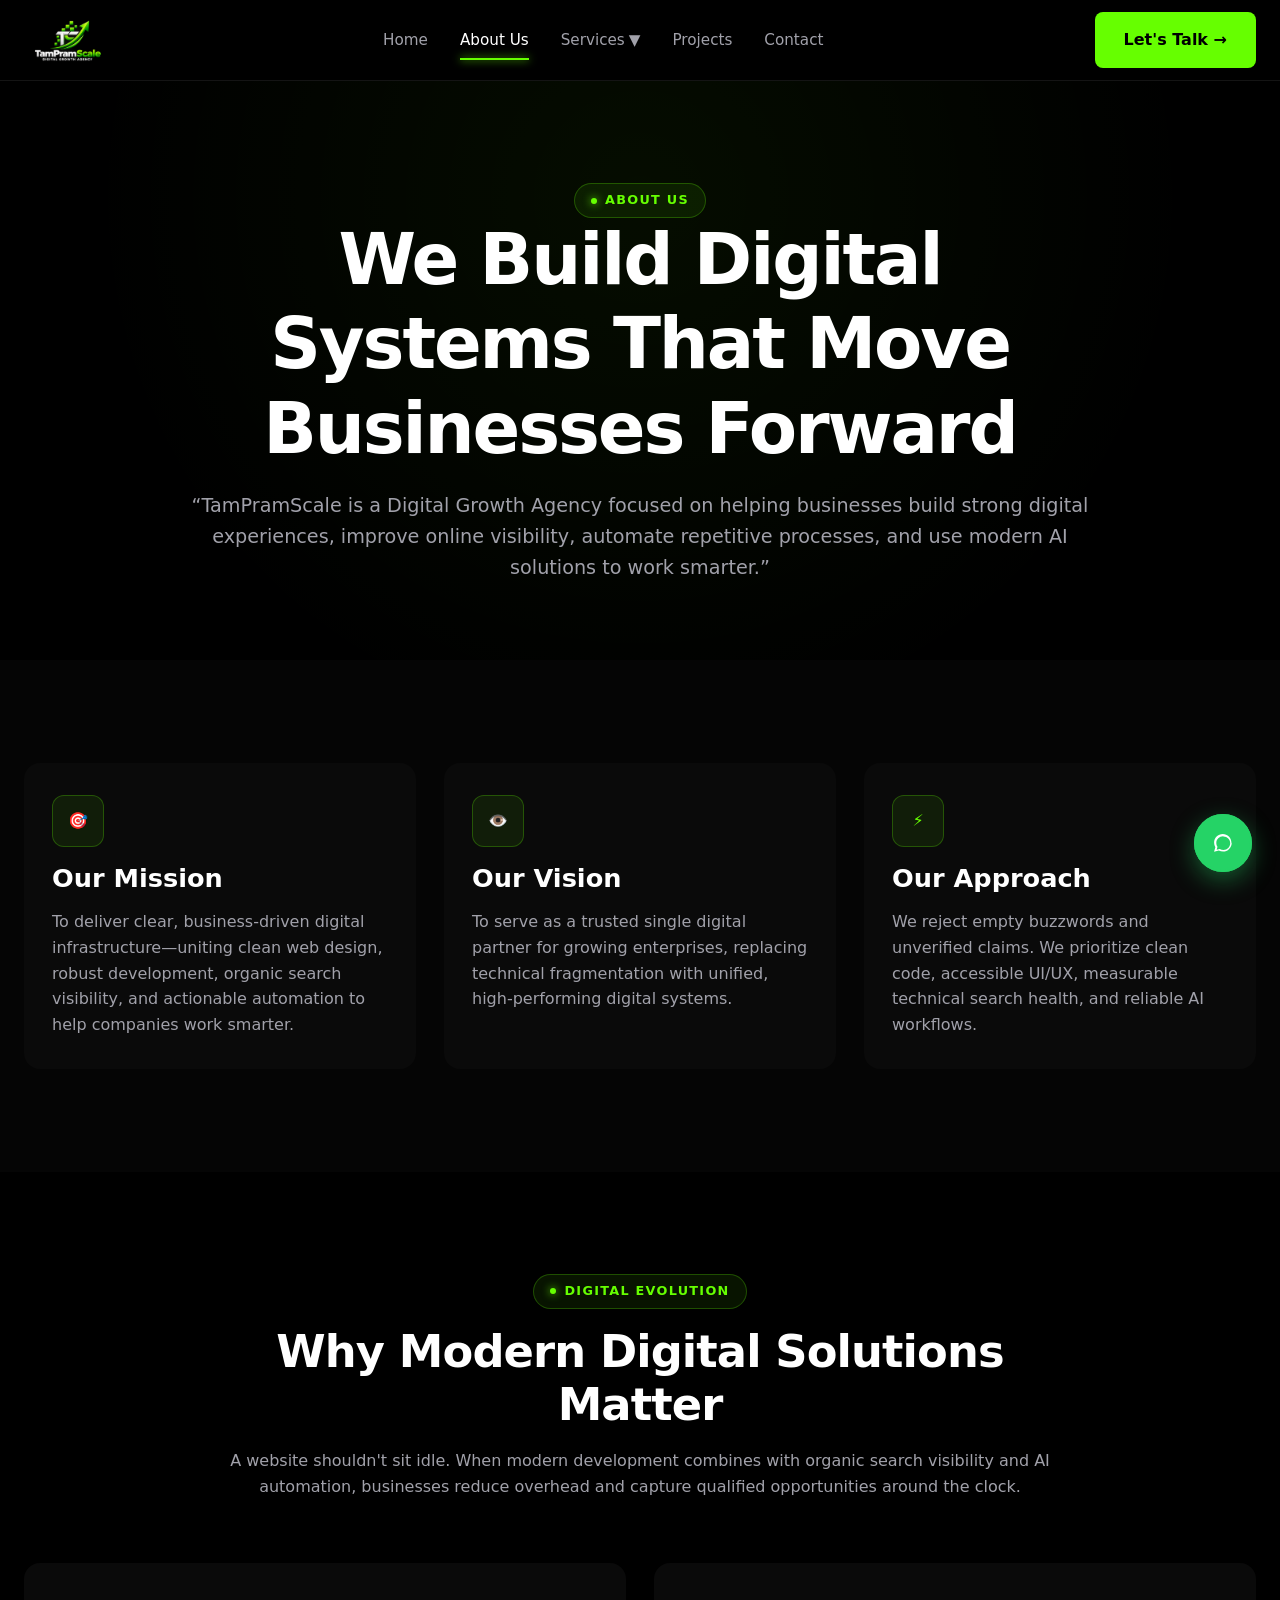
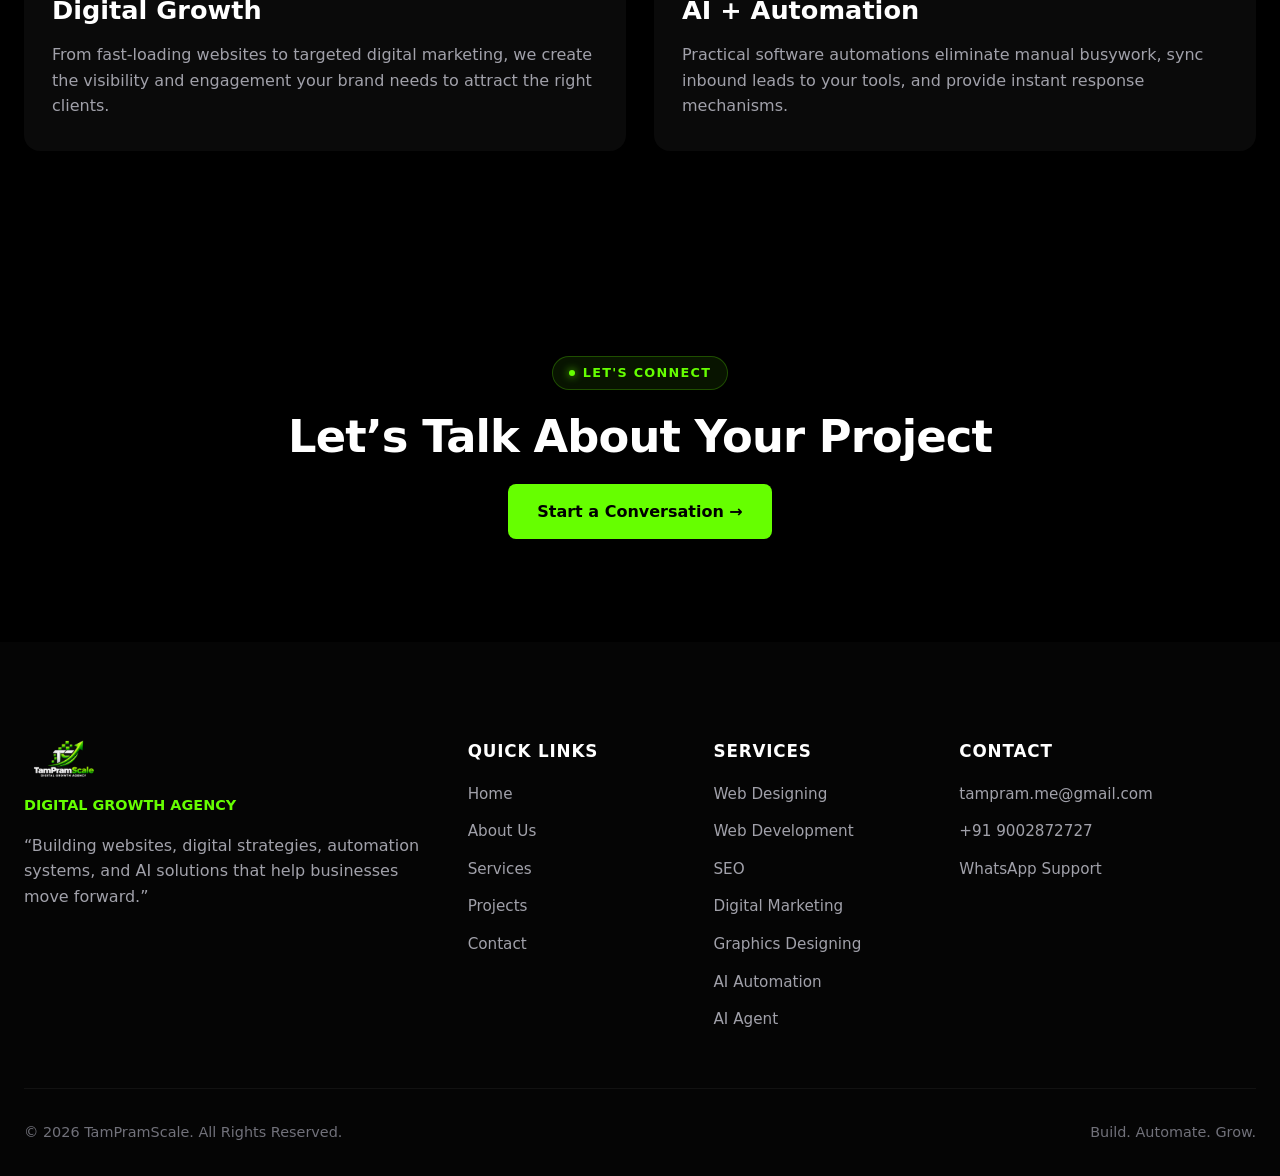
<file: about-us/index.html>
<!DOCTYPE html>
<html lang="en">
<head>
  <meta charset="UTF-8">
  <meta name="viewport" content="width=device-width, initial-scale=1.0">
  <title>About Us | TamPramScale — Digital Growth Agency</title>
  <meta name="description" content="Learn about TamPramScale: how we bring together web design, development, SEO, digital marketing, AI automation, and AI agents.">
  <link rel="canonical" href="https://tampramme-jpg.github.io/tampramscales/about-us/">
  <link rel="stylesheet" href="../assets/css/style.css">
</head>
<body>
  <!-- HEADER -->
  <header class="site-header">
    <div class="container header-container">
      <a href="../" class="brand-logo" aria-label="TamPramScale Home">
        <img src="../assets/images/logo.png" alt="TamPramScale Logo" width="180" height="44">
      </a>
      <nav class="nav-desktop" aria-label="Main Navigation">
        <ul class="nav-links">
          <li class="nav-item"><a href="../" class="nav-link">Home</a></li>
          <li class="nav-item"><a href="../about-us/" class="nav-link active">About Us</a></li>
          <li class="nav-item dropdown">
            <a href="../web-designing/" class="nav-link">Services <span aria-hidden="true">▼</span></a>
            <ul class="dropdown-menu">
              <li><a href="../web-designing/" class="dropdown-link">Web Designing</a></li>
              <li><a href="../web-development/" class="dropdown-link">Web Development</a></li>
              <li><a href="../seo/" class="dropdown-link">SEO</a></li>
              <li><a href="../digital-marketing/" class="dropdown-link">Digital Marketing</a></li>
              <li><a href="../graphics-designing/" class="dropdown-link">Graphics Designing</a></li>
              <li><a href="../ai-automation/" class="dropdown-link">AI Automation</a></li>
              <li><a href="../ai-agent/" class="dropdown-link">AI Agent</a></li>
            </ul>
          </li>
          <li class="nav-item"><a href="../projects/" class="nav-link">Projects</a></li>
          <li class="nav-item"><a href="../contact/" class="nav-link">Contact</a></li>
        </ul>
      </nav>
      <a href="../contact/" class="btn btn-primary nav-desktop">Let's Talk →</a>
      <button class="mobile-toggle" aria-label="Open Navigation Menu" aria-expanded="false">
        <span class="hamburger-line"></span>
        <span class="hamburger-line"></span>
        <span class="hamburger-line"></span>
      </button>
    </div>
    <div class="mobile-drawer" role="dialog" aria-modal="true" aria-label="Mobile Navigation Menu">
      <ul class="mobile-nav-list">
        <li><a href="../" class="mobile-nav-link">Home</a></li>
        <li><a href="../about-us/" class="mobile-nav-link">About Us</a></li>
        <li>
          <span class="mobile-nav-link" style="color:var(--neon-green)">Services</span>
          <ul class="mobile-submenu">
            <li><a href="../web-designing/">Web Designing</a></li>
            <li><a href="../web-development/">Web Development</a></li>
            <li><a href="../seo/">SEO</a></li>
            <li><a href="../digital-marketing/">Digital Marketing</a></li>
            <li><a href="../graphics-designing/">Graphics Designing</a></li>
            <li><a href="../ai-automation/">AI Automation</a></li>
            <li><a href="../ai-agent/">AI Agent</a></li>
          </ul>
        </li>
        <li><a href="../projects/" class="mobile-nav-link">Projects</a></li>
        <li><a href="../contact/" class="mobile-nav-link">Contact</a></li>
        <li style="margin-top:24px;"><a href="../contact/" class="btn btn-primary" style="width:100%;">Let's Talk →</a></li>
      </ul>
    </div>
  </header>

  <main>
    <section class="hero-section">
      <div class="container" style="max-width:900px; text-align:center;">
        <span class="badge-neon">ABOUT US</span>
        <h1>We Build Digital Systems That Move Businesses Forward</h1>
        <p style="margin-top:20px; font-size:1.2rem;">“TamPramScale is a Digital Growth Agency focused on helping businesses build strong digital experiences, improve online visibility, automate repetitive processes, and use modern AI solutions to work smarter.”</p>
      </div>
    </section>

    <section class="section-padding" style="background:var(--bg-dark-05);">
      <div class="container grid-services">
        <div class="card-prem">
          <div class="card-icon">🎯</div>
          <h3>Our Mission</h3>
          <p>To deliver clear, business-driven digital infrastructure—uniting clean web design, robust development, organic search visibility, and actionable automation to help companies work smarter.</p>
        </div>
        <div class="card-prem">
          <div class="card-icon">👁️</div>
          <h3>Our Vision</h3>
          <p>To serve as a trusted single digital partner for growing enterprises, replacing technical fragmentation with unified, high-performing digital systems.</p>
        </div>
        <div class="card-prem">
          <div class="card-icon">⚡</div>
          <h3>Our Approach</h3>
          <p>We reject empty buzzwords and unverified claims. We prioritize clean code, accessible UI/UX, measurable technical search health, and reliable AI workflows.</p>
        </div>
      </div>
    </section>

    <section class="section-padding">
      <div class="container">
        <div class="section-head">
          <span class="badge-neon">DIGITAL EVOLUTION</span>
          <h2>Why Modern Digital Solutions Matter</h2>
          <p>A website shouldn't sit idle. When modern development combines with organic search visibility and AI automation, businesses reduce overhead and capture qualified opportunities around the clock.</p>
        </div>
        <div class="grid-services">
          <div class="card-prem">
            <h3>Digital Growth</h3>
            <p>From fast-loading websites to targeted digital marketing, we create the visibility and engagement your brand needs to attract the right clients.</p>
          </div>
          <div class="card-prem">
            <h3>AI + Automation</h3>
            <p>Practical software automations eliminate manual busywork, sync inbound leads to your tools, and provide instant response mechanisms.</p>
          </div>
        </div>
      </div>
    </section>

    <section class="section-padding" style="border-top:1px solid var(--border-dim); text-align:center;">
      <div class="container" style="max-width:860px;">
        <span class="badge-neon">LET'S CONNECT</span>
        <h2 style="margin:20px 0;">Let’s Talk About Your Project</h2>
        <a href="../contact/" class="btn btn-primary">Start a Conversation →</a>
      </div>
    </section>
  </main>

  <!-- FLOATING WHATSAPP -->
  <a href="https://wa.me/919002872727?text=Hello%20TamPramScale%2C%20I%20would%20like%20to%20know%20more%20about%20your%20digital%20services." class="whatsapp-floating" target="_blank" rel="noopener noreferrer" aria-label="WhatsApp Support">
    <span class="whatsapp-tooltip">Need help? Chat with us on WhatsApp</span>
    <div class="whatsapp-bubble" aria-hidden="true"><svg width="28" height="28" viewBox="0 0 24 24" fill="currentColor"><path d="M12.031 6.172c-3.181 0-5.767 2.586-5.768 5.766-.001 1.298.38 2.27 1.019 3.287l-.711 2.598 2.669-.699c.969.54 2.052.83 3.19.831 3.181 0 5.767-2.586 5.768-5.766 0-3.18-2.587-5.767-5.767-5.767zm7.42 5.767c0 4.093-3.328 7.421-7.42 7.421-1.309 0-2.551-.341-3.633-.941l-4.041 1.06 1.079-3.94c-.696-1.127-1.065-2.433-1.065-3.774 0-4.093 3.328-7.421 7.42-7.421s7.42 3.328 7.42 7.421z"/></svg></div>
  </a>

  <!-- FOOTER -->
  <footer class="site-footer">
    <div class="container">
      <div class="footer-grid">
        <div class="footer-col">
          <a href="../" class="footer-logo"><img src="../assets/images/logo.png" alt="TamPramScale Logo" width="180" height="44"></a>
          <span style="color:var(--neon-green); font-size:0.9rem; font-weight:700;">DIGITAL GROWTH AGENCY</span>
          <p>“Building websites, digital strategies, automation systems, and AI solutions that help businesses move forward.”</p>
        </div>
        <div class="footer-col">
          <span class="footer-title">Quick Links</span>
          <ul class="footer-links">
            <li><a href="../">Home</a></li>
            <li><a href="../about-us/">About Us</a></li>
            <li><a href="../web-designing/">Services</a></li>
            <li><a href="../projects/">Projects</a></li>
            <li><a href="../contact/">Contact</a></li>
          </ul>
        </div>
        <div class="footer-col">
          <span class="footer-title">Services</span>
          <ul class="footer-links">
            <li><a href="../web-designing/">Web Designing</a></li>
            <li><a href="../web-development/">Web Development</a></li>
            <li><a href="../seo/">SEO</a></li>
            <li><a href="../digital-marketing/">Digital Marketing</a></li>
            <li><a href="../graphics-designing/">Graphics Designing</a></li>
            <li><a href="../ai-automation/">AI Automation</a></li>
            <li><a href="../ai-agent/">AI Agent</a></li>
          </ul>
        </div>
        <div class="footer-col">
          <span class="footer-title">Contact</span>
          <ul class="footer-links">
            <li><a href="mailto:tampram.me@gmail.com">tampram.me@gmail.com</a></li>
            <li><a href="tel:+919002872727">+91 9002872727</a></li>
            <li><a href="https://wa.me/919002872727" target="_blank" rel="noopener noreferrer">WhatsApp Support</a></li>
          </ul>
        </div>
      </div>
      <div class="footer-bottom">
        <span>© 2026 TamPramScale. All Rights Reserved.</span>
        <span>Build. Automate. Grow.</span>
      </div>
    </div>
  </footer>
  <script src="../assets/js/main.js"></script>
</body>
</html>
</file>
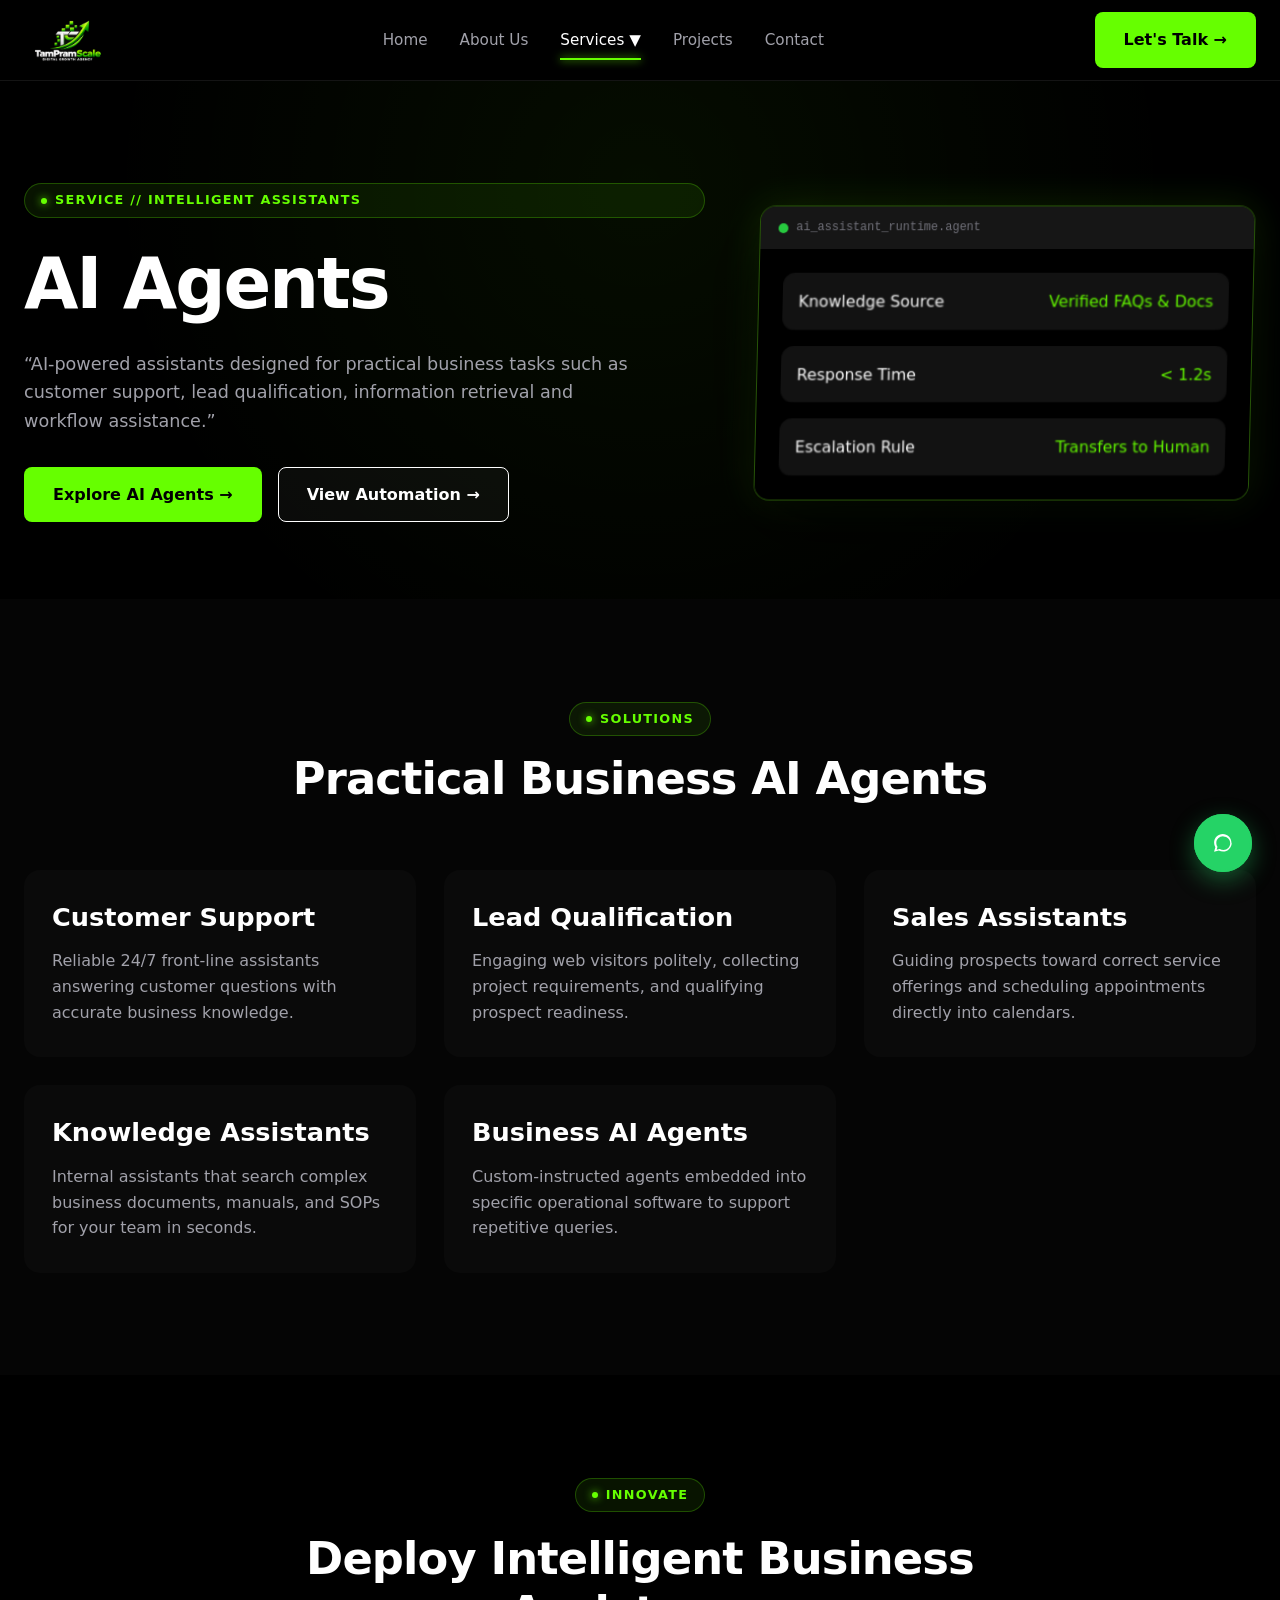
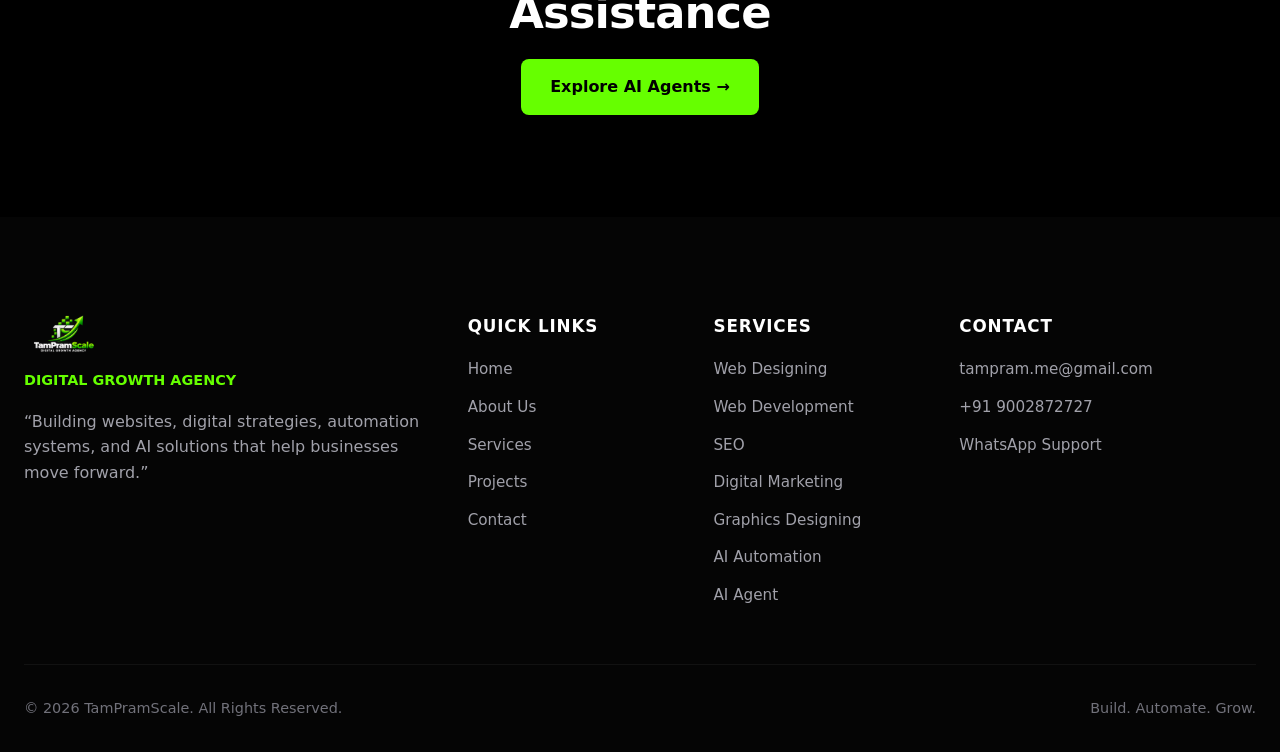
<file: ai-agent/index.html>
<!DOCTYPE html>
<html lang="en">
<head>
  <meta charset="UTF-8">
  <meta name="viewport" content="width=device-width, initial-scale=1.0">
  <title>AI Agent Services | TamPramScale</title>
  <meta name="description" content="AI-powered assistants designed for practical business tasks such as customer support, lead qualification, information retrieval and workflow assistance.">
  <link rel="canonical" href="https://tampramme-jpg.github.io/tampramscales/ai-agent/">
  <link rel="stylesheet" href="../assets/css/style.css">
</head>
<body>
  <header class="site-header">
    <div class="container header-container">
      <a href="../" class="brand-logo"><img src="../assets/images/logo.png" alt="TamPramScale Logo" width="180" height="44"></a>
      <nav class="nav-desktop">
        <ul class="nav-links">
          <li class="nav-item"><a href="../" class="nav-link">Home</a></li>
          <li class="nav-item"><a href="../about-us/" class="nav-link">About Us</a></li>
          <li class="nav-item dropdown">
            <a href="../ai-agent/" class="nav-link active">Services ▼</a>
            <ul class="dropdown-menu">
              <li><a href="../web-designing/" class="dropdown-link">Web Designing</a></li>
              <li><a href="../web-development/" class="dropdown-link">Web Development</a></li>
              <li><a href="../seo/" class="dropdown-link">SEO</a></li>
              <li><a href="../digital-marketing/" class="dropdown-link">Digital Marketing</a></li>
              <li><a href="../graphics-designing/" class="dropdown-link">Graphics Designing</a></li>
              <li><a href="../ai-automation/" class="dropdown-link">AI Automation</a></li>
              <li><a href="../ai-agent/" class="dropdown-link">AI Agent</a></li>
            </ul>
          </li>
          <li class="nav-item"><a href="../projects/" class="nav-link">Projects</a></li>
          <li class="nav-item"><a href="../contact/" class="nav-link">Contact</a></li>
        </ul>
      </nav>
      <a href="../contact/" class="btn btn-primary nav-desktop">Let's Talk →</a>
      <button class="mobile-toggle" aria-label="Open Navigation"><span class="hamburger-line"></span><span class="hamburger-line"></span><span class="hamburger-line"></span></button>
    </div>
    <div class="mobile-drawer">
      <ul class="mobile-nav-list">
        <li><a href="../" class="mobile-nav-link">Home</a></li>
        <li><a href="../about-us/" class="mobile-nav-link">About Us</a></li>
        <li>
          <span class="mobile-nav-link" style="color:var(--neon-green)">Services</span>
          <ul class="mobile-submenu">
            <li><a href="../web-designing/">Web Designing</a></li>
            <li><a href="../web-development/">Web Development</a></li>
            <li><a href="../seo/">SEO</a></li>
            <li><a href="../digital-marketing/">Digital Marketing</a></li>
            <li><a href="../graphics-designing/">Graphics Designing</a></li>
            <li><a href="../ai-automation/">AI Automation</a></li>
            <li><a href="../ai-agent/" class="mobile-nav-link" style="color:var(--neon-green)">AI Agent</a></li>
          </ul>
        </li>
        <li><a href="../projects/" class="mobile-nav-link">Projects</a></li>
        <li><a href="../contact/" class="mobile-nav-link">Contact</a></li>
      </ul>
    </div>
  </header>

  <main>
    <section class="hero-section">
      <div class="container hero-grid">
        <div class="hero-content">
          <span class="badge-neon">SERVICE // INTELLIGENT ASSISTANTS</span>
          <h1>AI Agents</h1>
          <p class="hero-subtext">“AI-powered assistants designed for practical business tasks such as customer support, lead qualification, information retrieval and workflow assistance.”</p>
          <div class="hero-actions">
            <a href="../contact/" class="btn btn-primary">Explore AI Agents →</a>
            <a href="../ai-automation/" class="btn btn-secondary">View Automation →</a>
          </div>
        </div>
        <div class="browser-mockup-3d">
          <div class="mockup-topbar"><span class="dot dot-green"></span><span style="font-size:0.75rem; color:#71717a; font-family:var(--font-mono);">ai_assistant_runtime.agent</span></div>
          <div class="mockup-body">
            <div class="floating-glass-card"><span>Knowledge Source</span><span style="color:var(--neon-green)">Verified FAQs &amp; Docs</span></div>
            <div class="floating-glass-card"><span>Response Time</span><span style="color:var(--neon-green)">&lt; 1.2s</span></div>
            <div class="floating-glass-card"><span>Escalation Rule</span><span style="color:var(--neon-green)">Transfers to Human</span></div>
          </div>
        </div>
      </div>
    </section>

    <section class="section-padding" style="background:var(--bg-dark-05);">
      <div class="container">
        <div class="section-head">
          <span class="badge-neon">SOLUTIONS</span>
          <h2>Practical Business AI Agents</h2>
        </div>
        <div class="grid-services">
          <div class="card-prem"><h3>Customer Support</h3><p>Reliable 24/7 front-line assistants answering customer questions with accurate business knowledge.</p></div>
          <div class="card-prem"><h3>Lead Qualification</h3><p>Engaging web visitors politely, collecting project requirements, and qualifying prospect readiness.</p></div>
          <div class="card-prem"><h3>Sales Assistants</h3><p>Guiding prospects toward correct service offerings and scheduling appointments directly into calendars.</p></div>
          <div class="card-prem"><h3>Knowledge Assistants</h3><p>Internal assistants that search complex business documents, manuals, and SOPs for your team in seconds.</p></div>
          <div class="card-prem"><h3>Business AI Agents</h3><p>Custom-instructed agents embedded into specific operational software to support repetitive queries.</p></div>
        </div>
      </div>
    </section>

    <section class="section-padding" style="text-align:center;">
      <div class="container" style="max-width:860px;">
        <span class="badge-neon">INNOVATE</span>
        <h2 style="margin:20px 0;">Deploy Intelligent Business Assistance</h2>
        <a href="../contact/" class="btn btn-primary">Explore AI Agents →</a>
      </div>
    </section>
  </main>

  <a href="https://wa.me/919002872727?text=Hello%20TamPramScale%2C%20I%20would%20like%20to%20know%20more%20about%20your%20AI%20Agent%20services." class="whatsapp-floating" target="_blank" rel="noopener noreferrer"><div class="whatsapp-bubble"><svg width="28" height="28" viewBox="0 0 24 24" fill="currentColor"><path d="M12.031 6.172c-3.181 0-5.767 2.586-5.768 5.766-.001 1.298.38 2.27 1.019 3.287l-.711 2.598 2.669-.699c.969.54 2.052.83 3.19.831 3.181 0 5.767-2.586 5.768-5.766 0-3.18-2.587-5.767-5.767-5.767zm7.42 5.767c0 4.093-3.328 7.421-7.42 7.421-1.309 0-2.551-.341-3.633-.941l-4.041 1.06 1.079-3.94c-.696-1.127-1.065-2.433-1.065-3.774 0-4.093 3.328-7.421 7.42-7.421s7.42 3.328 7.42 7.421z"/></svg></div></a>
 <!-- FOOTER -->
  <footer class="site-footer">
    <div class="container">
      <div class="footer-grid">
        <div class="footer-col">
          <a href="../" class="footer-logo"><img src="../assets/images/logo.png" alt="TamPramScale Logo" width="180" height="44"></a>
          <span style="color:var(--neon-green); font-size:0.9rem; font-weight:700;">DIGITAL GROWTH AGENCY</span>
          <p>“Building websites, digital strategies, automation systems, and AI solutions that help businesses move forward.”</p>
        </div>
        <div class="footer-col">
          <span class="footer-title">Quick Links</span>
          <ul class="footer-links">
            <li><a href="../">Home</a></li>
            <li><a href="../about-us/">About Us</a></li>
            <li><a href="../web-designing/">Services</a></li>
            <li><a href="../projects/">Projects</a></li>
            <li><a href="../contact/">Contact</a></li>
          </ul>
        </div>
        <div class="footer-col">
          <span class="footer-title">Services</span>
          <ul class="footer-links">
            <li><a href="../web-designing/">Web Designing</a></li>
            <li><a href="../web-development/">Web Development</a></li>
            <li><a href="../seo/">SEO</a></li>
            <li><a href="../digital-marketing/">Digital Marketing</a></li>
            <li><a href="../graphics-designing/">Graphics Designing</a></li>
            <li><a href="../ai-automation/">AI Automation</a></li>
            <li><a href="../ai-agent/">AI Agent</a></li>
          </ul>
        </div>
        <div class="footer-col">
          <span class="footer-title">Contact</span>
          <ul class="footer-links">
            <li><a href="mailto:tampram.me@gmail.com">tampram.me@gmail.com</a></li>
            <li><a href="tel:+919002872727">+91 9002872727</a></li>
            <li><a href="https://wa.me/919002872727" target="_blank" rel="noopener noreferrer">WhatsApp Support</a></li>
          </ul>
        </div>
      </div>
      <div class="footer-bottom">
        <span>© 2026 TamPramScale. All Rights Reserved.</span>
        <span>Build. Automate. Grow.</span>
      </div>
    </div>
  </footer>
  <script src="../assets/js/main.js"></script>
</html>
</file>
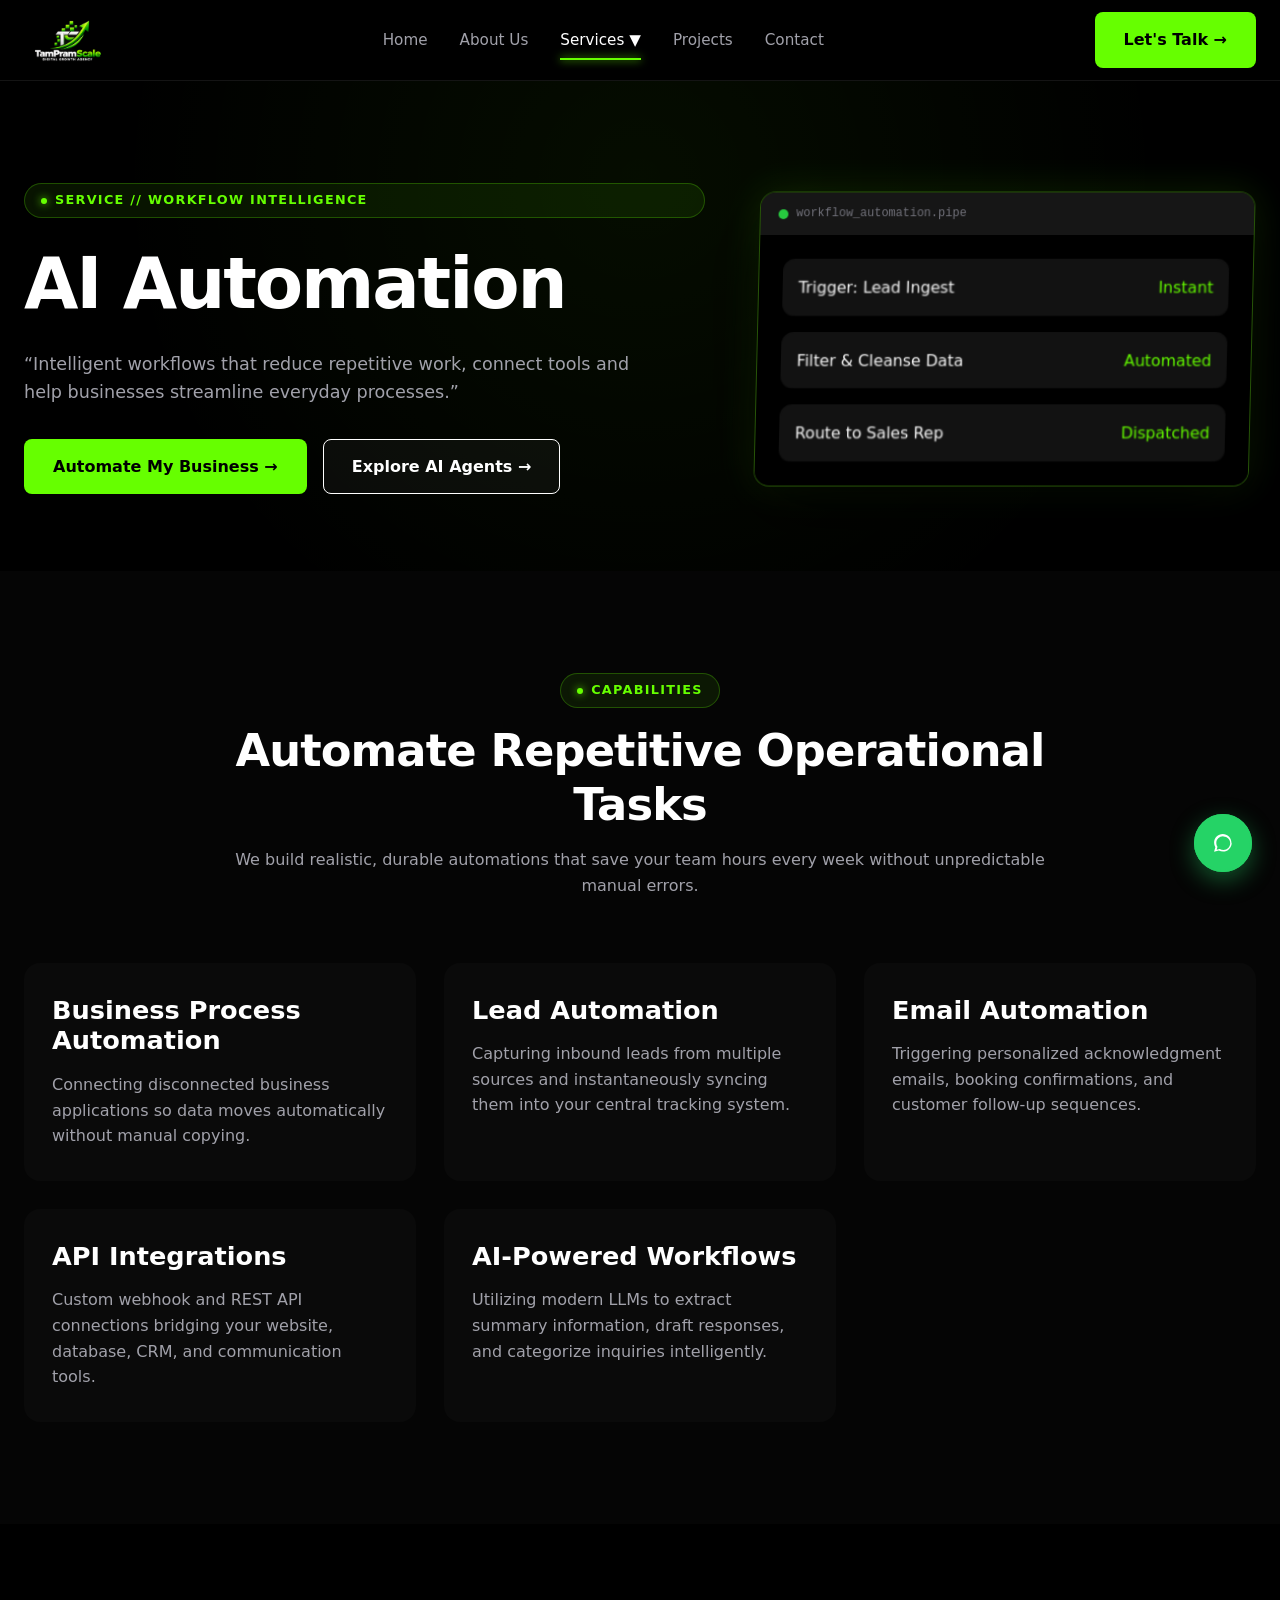
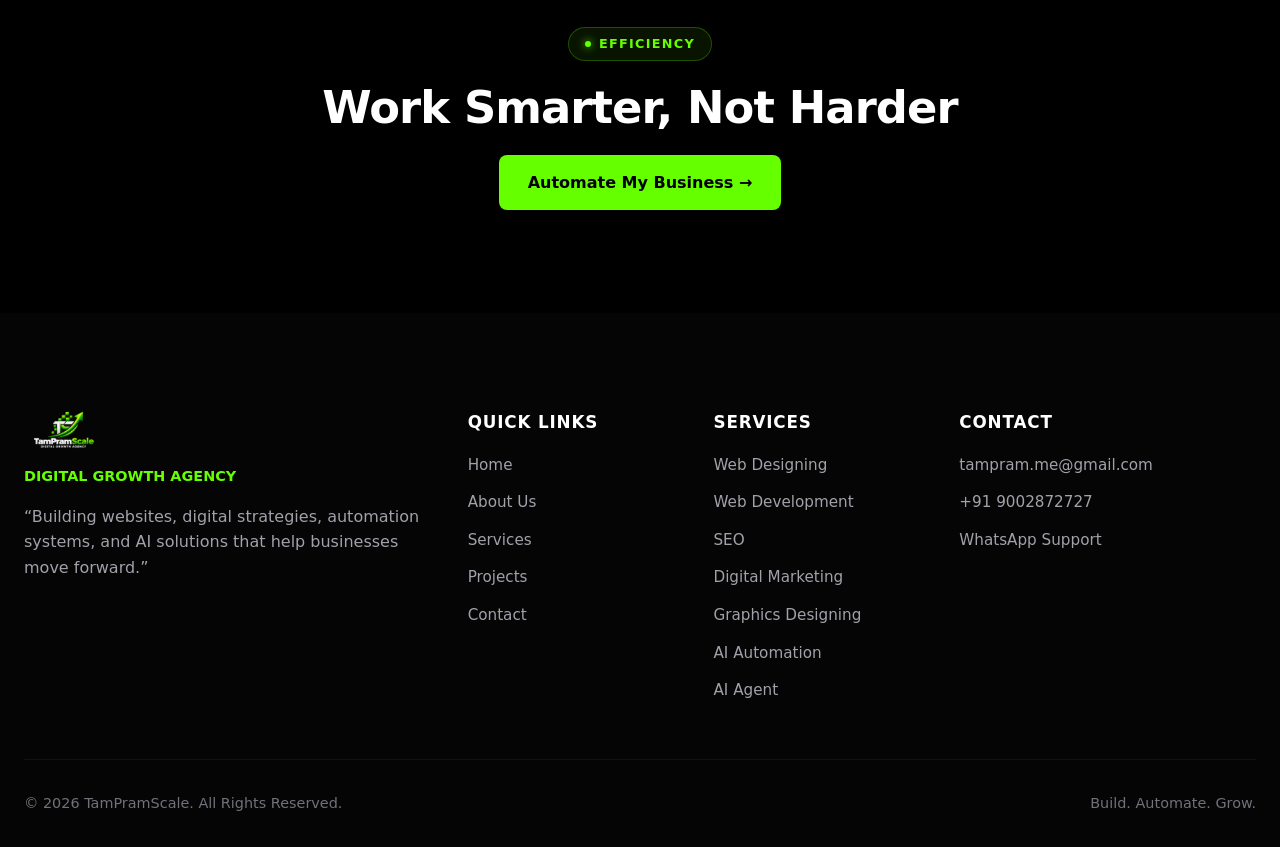
<file: ai-automation/index.html>
<!DOCTYPE html>
<html lang="en">
<head>
  <meta charset="UTF-8">
  <meta name="viewport" content="width=device-width, initial-scale=1.0">
  <title>AI Automation Services | TamPramScale</title>
  <meta name="description" content="Intelligent workflows that reduce repetitive work, connect tools and help businesses streamline everyday processes.">
  <link rel="canonical" href="https://tampramme-jpg.github.io/tampramscales/ai-automation/">
  <link rel="stylesheet" href="../assets/css/style.css">
</head>
<body>
  <header class="site-header">
    <div class="container header-container">
      <a href="../" class="brand-logo"><img src="../assets/images/logo.png" alt="TamPramScale Logo" width="180" height="44"></a>
      <nav class="nav-desktop">
        <ul class="nav-links">
          <li class="nav-item"><a href="../" class="nav-link">Home</a></li>
          <li class="nav-item"><a href="../about-us/" class="nav-link">About Us</a></li>
          <li class="nav-item dropdown">
            <a href="../ai-automation/" class="nav-link active">Services ▼</a>
            <ul class="dropdown-menu">
              <li><a href="../web-designing/" class="dropdown-link">Web Designing</a></li>
              <li><a href="../web-development/" class="dropdown-link">Web Development</a></li>
              <li><a href="../seo/" class="dropdown-link">SEO</a></li>
              <li><a href="../digital-marketing/" class="dropdown-link">Digital Marketing</a></li>
              <li><a href="../graphics-designing/" class="dropdown-link">Graphics Designing</a></li>
              <li><a href="../ai-automation/" class="dropdown-link">AI Automation</a></li>
              <li><a href="../ai-agent/" class="dropdown-link">AI Agent</a></li>
            </ul>
          </li>
          <li class="nav-item"><a href="../projects/" class="nav-link">Projects</a></li>
          <li class="nav-item"><a href="../contact/" class="nav-link">Contact</a></li>
        </ul>
      </nav>
      <a href="../contact/" class="btn btn-primary nav-desktop">Let's Talk →</a>
      <button class="mobile-toggle" aria-label="Open Navigation"><span class="hamburger-line"></span><span class="hamburger-line"></span><span class="hamburger-line"></span></button>
    </div>
    <div class="mobile-drawer">
      <ul class="mobile-nav-list">
        <li><a href="../" class="mobile-nav-link">Home</a></li>
        <li><a href="../about-us/" class="mobile-nav-link">About Us</a></li>
        <li>
          <span class="mobile-nav-link" style="color:var(--neon-green)">Services</span>
          <ul class="mobile-submenu">
            <li><a href="../web-designing/">Web Designing</a></li>
            <li><a href="../web-development/">Web Development</a></li>
            <li><a href="../seo/">SEO</a></li>
            <li><a href="../digital-marketing/">Digital Marketing</a></li>
            <li><a href="../graphics-designing/">Graphics Designing</a></li>
            <li><a href="../ai-automation/" class="mobile-nav-link" style="color:var(--neon-green)">AI Automation</a></li>
            <li><a href="../ai-agent/">AI Agent</a></li>
          </ul>
        </li>
        <li><a href="../projects/" class="mobile-nav-link">Projects</a></li>
        <li><a href="../contact/" class="mobile-nav-link">Contact</a></li>
      </ul>
    </div>
  </header>

  <main>
    <section class="hero-section">
      <div class="container hero-grid">
        <div class="hero-content">
          <span class="badge-neon">SERVICE // WORKFLOW INTELLIGENCE</span>
          <h1>AI Automation</h1>
          <p class="hero-subtext">“Intelligent workflows that reduce repetitive work, connect tools and help businesses streamline everyday processes.”</p>
          <div class="hero-actions">
            <a href="../contact/" class="btn btn-primary">Automate My Business →</a>
            <a href="../ai-agent/" class="btn btn-secondary">Explore AI Agents →</a>
          </div>
        </div>
        <div class="browser-mockup-3d">
          <div class="mockup-topbar"><span class="dot dot-green"></span><span style="font-size:0.75rem; color:#71717a; font-family:var(--font-mono);">workflow_automation.pipe</span></div>
          <div class="mockup-body">
            <div class="floating-glass-card"><span>Trigger: Lead Ingest</span><span style="color:var(--neon-green)">Instant</span></div>
            <div class="floating-glass-card"><span>Filter &amp; Cleanse Data</span><span style="color:var(--neon-green)">Automated</span></div>
            <div class="floating-glass-card"><span>Route to Sales Rep</span><span style="color:var(--neon-green)">Dispatched</span></div>
          </div>
        </div>
      </div>
    </section>

    <section class="section-padding" style="background:var(--bg-dark-05);">
      <div class="container">
        <div class="section-head">
          <span class="badge-neon">CAPABILITIES</span>
          <h2>Automate Repetitive Operational Tasks</h2>
          <p>We build realistic, durable automations that save your team hours every week without unpredictable manual errors.</p>
        </div>
        <div class="grid-services">
          <div class="card-prem"><h3>Business Process Automation</h3><p>Connecting disconnected business applications so data moves automatically without manual copying.</p></div>
          <div class="card-prem"><h3>Lead Automation</h3><p>Capturing inbound leads from multiple sources and instantaneously syncing them into your central tracking system.</p></div>
          <div class="card-prem"><h3>Email Automation</h3><p>Triggering personalized acknowledgment emails, booking confirmations, and customer follow-up sequences.</p></div>
          <div class="card-prem"><h3>API Integrations</h3><p>Custom webhook and REST API connections bridging your website, database, CRM, and communication tools.</p></div>
          <div class="card-prem"><h3>AI-Powered Workflows</h3><p>Utilizing modern LLMs to extract summary information, draft responses, and categorize inquiries intelligently.</p></div>
        </div>
      </div>
    </section>

    <section class="section-padding" style="text-align:center;">
      <div class="container" style="max-width:860px;">
        <span class="badge-neon">EFFICIENCY</span>
        <h2 style="margin:20px 0;">Work Smarter, Not Harder</h2>
        <a href="../contact/" class="btn btn-primary">Automate My Business →</a>
      </div>
    </section>
  </main>

  <a href="https://wa.me/919002872727?text=Hello%20TamPramScale%2C%20I%20would%20like%20to%20know%20more%20about%20your%20AI%20Automation%20services." class="whatsapp-floating" target="_blank" rel="noopener noreferrer"><div class="whatsapp-bubble"><svg width="28" height="28" viewBox="0 0 24 24" fill="currentColor"><path d="M12.031 6.172c-3.181 0-5.767 2.586-5.768 5.766-.001 1.298.38 2.27 1.019 3.287l-.711 2.598 2.669-.699c.969.54 2.052.83 3.19.831 3.181 0 5.767-2.586 5.768-5.766 0-3.18-2.587-5.767-5.767-5.767zm7.42 5.767c0 4.093-3.328 7.421-7.42 7.421-1.309 0-2.551-.341-3.633-.941l-4.041 1.06 1.079-3.94c-.696-1.127-1.065-2.433-1.065-3.774 0-4.093 3.328-7.421 7.42-7.421s7.42 3.328 7.42 7.421z"/></svg></div></a>
  <!-- FOOTER -->
  <footer class="site-footer">
    <div class="container">
      <div class="footer-grid">
        <div class="footer-col">
          <a href="../" class="footer-logo"><img src="../assets/images/logo.png" alt="TamPramScale Logo" width="180" height="44"></a>
          <span style="color:var(--neon-green); font-size:0.9rem; font-weight:700;">DIGITAL GROWTH AGENCY</span>
          <p>“Building websites, digital strategies, automation systems, and AI solutions that help businesses move forward.”</p>
        </div>
        <div class="footer-col">
          <span class="footer-title">Quick Links</span>
          <ul class="footer-links">
            <li><a href="../">Home</a></li>
            <li><a href="../about-us/">About Us</a></li>
            <li><a href="../web-designing/">Services</a></li>
            <li><a href="../projects/">Projects</a></li>
            <li><a href="../contact/">Contact</a></li>
          </ul>
        </div>
        <div class="footer-col">
          <span class="footer-title">Services</span>
          <ul class="footer-links">
            <li><a href="../web-designing/">Web Designing</a></li>
            <li><a href="../web-development/">Web Development</a></li>
            <li><a href="../seo/">SEO</a></li>
            <li><a href="../digital-marketing/">Digital Marketing</a></li>
            <li><a href="../graphics-designing/">Graphics Designing</a></li>
            <li><a href="../ai-automation/">AI Automation</a></li>
            <li><a href="../ai-agent/">AI Agent</a></li>
          </ul>
        </div>
        <div class="footer-col">
          <span class="footer-title">Contact</span>
          <ul class="footer-links">
            <li><a href="mailto:tampram.me@gmail.com">tampram.me@gmail.com</a></li>
            <li><a href="tel:+919002872727">+91 9002872727</a></li>
            <li><a href="https://wa.me/919002872727" target="_blank" rel="noopener noreferrer">WhatsApp Support</a></li>
          </ul>
        </div>
      </div>
      <div class="footer-bottom">
        <span>© 2026 TamPramScale. All Rights Reserved.</span>
        <span>Build. Automate. Grow.</span>
      </div>
    </div>
  </footer>
  <script src="../assets/js/main.js"></script>
</body>
</html>
</file>
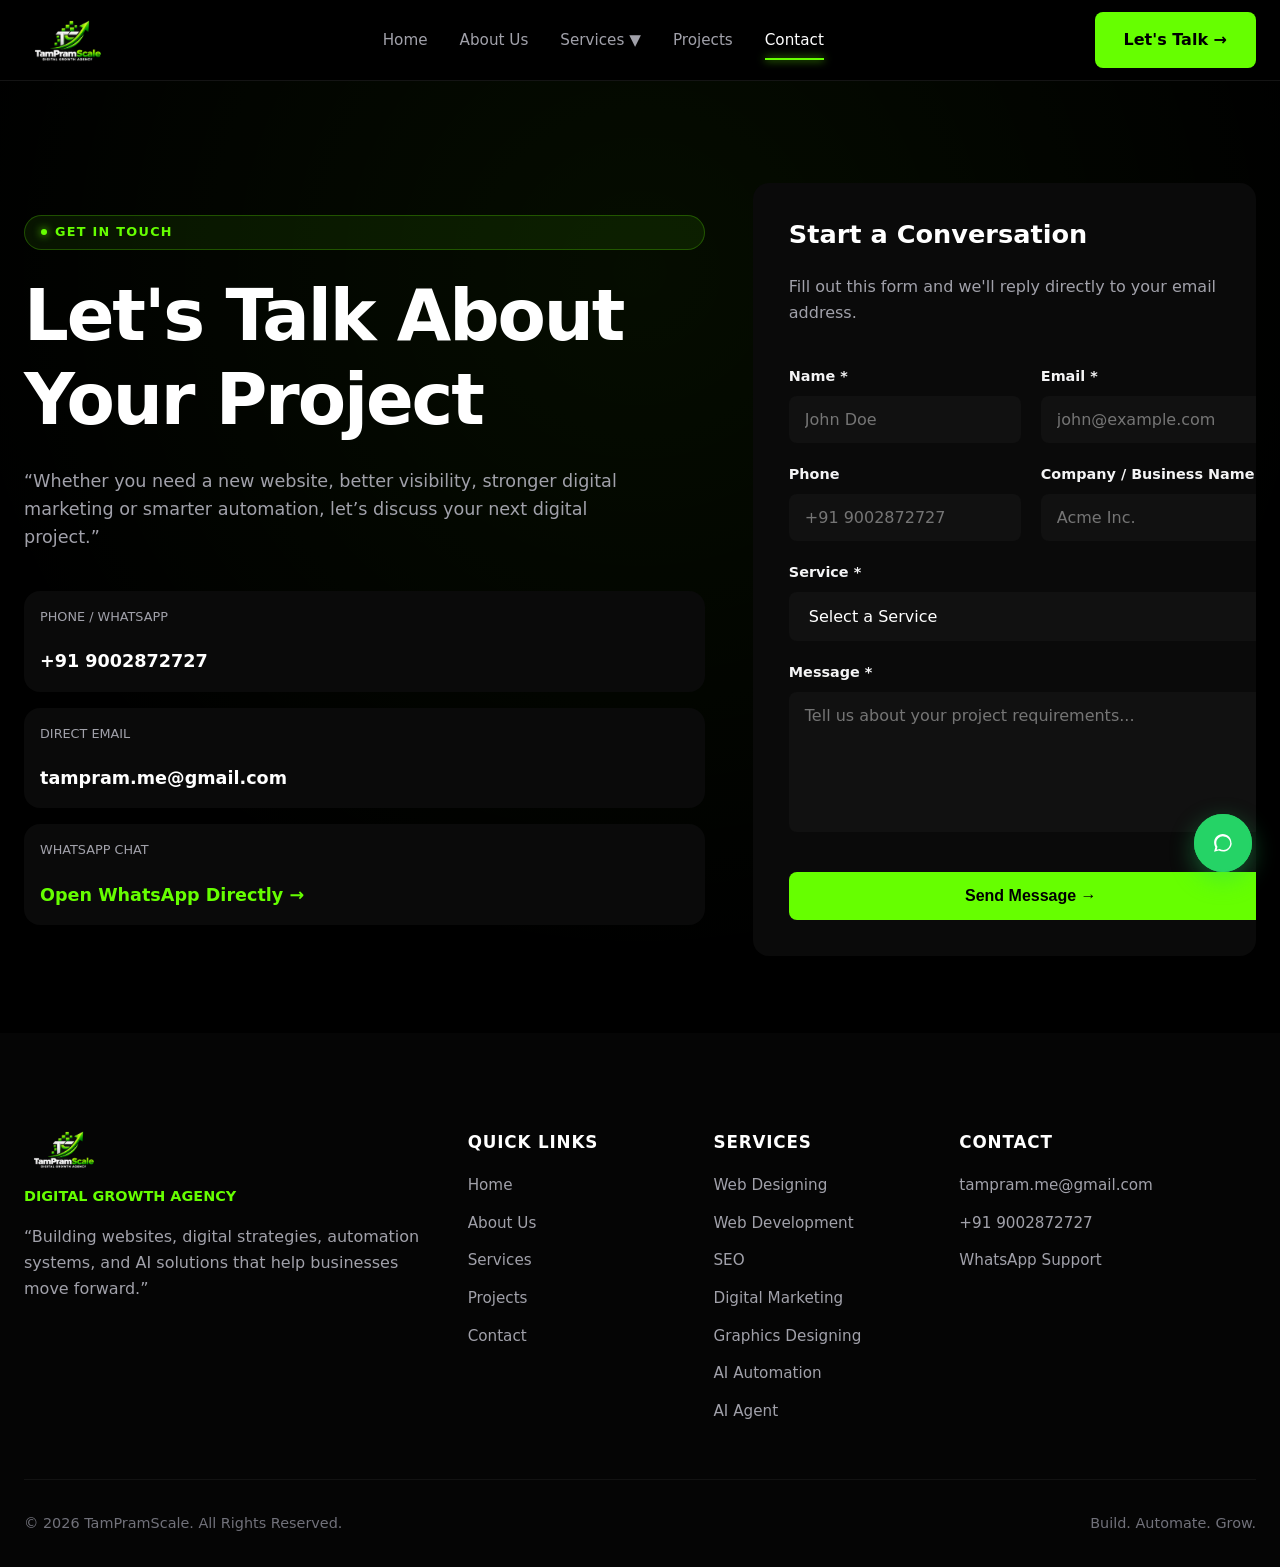
<file: contact/index.html>
<!DOCTYPE html>
<html lang="en">
<head>
  <meta charset="UTF-8">
  <meta name="viewport" content="width=device-width, initial-scale=1.0">
  <title>Contact TamPramScale | Let's Talk About Your Project</title>
  <meta name="description" content="Get in touch with TamPramScale. Inquire about Web Design, Web Development, SEO, Digital Marketing, Graphics, AI Automation, or AI Agents.">
  <link rel="canonical" href="https://tampramme-jpg.github.io/tampramscales/contact/">
  <link rel="stylesheet" href="../assets/css/style.css">
</head>
<body>
  <header class="site-header">
    <div class="container header-container">
      <a href="../" class="brand-logo"><img src="../assets/images/logo.png" alt="TamPramScale Logo" width="180" height="44"></a>
      <nav class="nav-desktop">
        <ul class="nav-links">
          <li class="nav-item"><a href="../" class="nav-link">Home</a></li>
          <li class="nav-item"><a href="../about-us/" class="nav-link">About Us</a></li>
          <li class="nav-item dropdown">
            <a href="../web-designing/" class="nav-link">Services ▼</a>
            <ul class="dropdown-menu">
              <li><a href="../web-designing/" class="dropdown-link">Web Designing</a></li>
              <li><a href="../web-development/" class="dropdown-link">Web Development</a></li>
              <li><a href="../seo/" class="dropdown-link">SEO</a></li>
              <li><a href="../digital-marketing/" class="dropdown-link">Digital Marketing</a></li>
              <li><a href="../graphics-designing/" class="dropdown-link">Graphics Designing</a></li>
              <li><a href="../ai-automation/" class="dropdown-link">AI Automation</a></li>
              <li><a href="../ai-agent/" class="dropdown-link">AI Agent</a></li>
            </ul>
          </li>
          <li class="nav-item"><a href="../projects/" class="nav-link">Projects</a></li>
          <li class="nav-item"><a href="../contact/" class="nav-link active">Contact</a></li>
        </ul>
      </nav>
      <a href="../contact/" class="btn btn-primary nav-desktop">Let's Talk →</a>
      <button class="mobile-toggle" aria-label="Open Navigation"><span class="hamburger-line"></span><span class="hamburger-line"></span><span class="hamburger-line"></span></button>
    </div>
    <div class="mobile-drawer">
      <ul class="mobile-nav-list">
        <li><a href="../" class="mobile-nav-link">Home</a></li>
        <li><a href="../about-us/" class="mobile-nav-link">About Us</a></li>
        <li>
          <span class="mobile-nav-link" style="color:var(--neon-green)">Services</span>
          <ul class="mobile-submenu">
            <li><a href="../web-designing/">Web Designing</a></li>
            <li><a href="../web-development/">Web Development</a></li>
            <li><a href="../seo/">SEO</a></li>
            <li><a href="../digital-marketing/">Digital Marketing</a></li>
            <li><a href="../graphics-designing/">Graphics Designing</a></li>
            <li><a href="../ai-automation/">AI Automation</a></li>
            <li><a href="../ai-agent/">AI Agent</a></li>
          </ul>
        </li>
        <li><a href="../projects/" class="mobile-nav-link">Projects</a></li>
        <li><a href="../contact/" class="mobile-nav-link" style="color:var(--neon-green)">Contact</a></li>
      </ul>
    </div>
  </header>

  <main>
    <section class="hero-section">
      <div class="container hero-grid">
        <div class="hero-content">
          <span class="badge-neon">GET IN TOUCH</span>
          <h1>Let's Talk About Your Project</h1>
          <p class="hero-subtext">“Whether you need a new website, better visibility, stronger digital marketing or smarter automation, let’s discuss your next digital project.”</p>
          
          <div style="display:flex; flex-direction:column; gap:16px; margin-top:16px;">
            <div class="card-prem" style="padding:16px;">
              <span style="font-size:0.8rem; color:var(--text-gray-400);">PHONE / WHATSAPP</span>
              <a href="tel:+919002872727" style="color:#ffffff; font-weight:700; font-size:1.1rem; margin-top:4px;">+91 9002872727</a>
            </div>
            <div class="card-prem" style="padding:16px;">
              <span style="font-size:0.8rem; color:var(--text-gray-400);">DIRECT EMAIL</span>
              <a href="mailto:tampram.me@gmail.com" style="color:#ffffff; font-weight:700; font-size:1.1rem; margin-top:4px;">tampram.me@gmail.com</a>
            </div>
            <div class="card-prem" style="padding:16px;">
              <span style="font-size:0.8rem; color:var(--text-gray-400);">WHATSAPP CHAT</span>
              <a href="https://wa.me/919002872727" target="_blank" rel="noopener noreferrer" style="color:var(--neon-green); font-weight:700; font-size:1.1rem; margin-top:4px;">Open WhatsApp Directly →</a>
            </div>
          </div>
        </div>

        <!-- FORM CONTAINER -->
        <div class="card-prem" style="padding: clamp(24px, 4vw, 36px);">
          <h3 style="margin-bottom:8px;">Start a Conversation</h3>
          <p style="margin-bottom:24px;">Fill out this form and we'll reply directly to your email address.</p>

          <!-- 
            CONFIGURATION INSTRUCTION:
            Replace 'https://formspree.io/f/YOUR_FORMSPREE_ENDPOINT' with your Formspree Form ID
            (e.g., https://formspree.io/f/mqkrzyov) which sends directly to tampram.me@gmail.com
          -->
          <form id="agencyContactForm" action="https://formspree.io/f/YOUR_FORMSPREE_ENDPOINT" method="POST">
            <!-- Honeypot anti-spam trap (hidden from real users) -->
            <input type="text" name="_gotcha" style="display:none !important;" tabindex="-1" autocomplete="off">

            <div class="form-grid">
              <div class="form-group">
                <label for="userName" class="form-label">Name *</label>
                <input type="text" id="userName" name="name" class="form-control" placeholder="John Doe" required>
              </div>

              <div class="form-group">
                <label for="userEmail" class="form-label">Email *</label>
                <input type="email" id="userEmail" name="email" class="form-control" placeholder="john@example.com" required>
              </div>

              <div class="form-group">
                <label for="userPhone" class="form-label">Phone</label>
                <input type="tel" id="userPhone" name="phone" class="form-control" placeholder="+91 9002872727">
              </div>

              <div class="form-group">
                <label for="userCompany" class="form-label">Company / Business Name</label>
                <input type="text" id="userCompany" name="company" class="form-control" placeholder="Acme Inc.">
              </div>

              <div class="form-group form-full">
                <label for="userService" class="form-label">Service *</label>
                <select id="userService" name="service" class="form-control" required>
                  <option value="" disabled selected>Select a Service</option>
                  <option value="Web Designing">Web Designing</option>
                  <option value="Web Development">Web Development</option>
                  <option value="SEO">SEO</option>
                  <option value="Digital Marketing">Digital Marketing</option>
                  <option value="Graphics Designing">Graphics Designing</option>
                  <option value="AI Automation">AI Automation</option>
                  <option value="AI Agent">AI Agent</option>
                  <option value="Other">Other</option>
                </select>
              </div>

              <div class="form-group form-full">
                <label for="userMessage" class="form-label">Message *</label>
                <textarea id="userMessage" name="message" class="form-control" placeholder="Tell us about your project requirements..." required></textarea>
              </div>

              <!-- 
                CAPTCHA INTEGRATION POINT:
                To activate Cloudflare Turnstile or Google reCAPTCHA v2/v3:
                1. Include script: <script src="https://challenges.cloudflare.com/turnstile/v0/api.js" async defer></script>
                2. Insert container below with your public site key:
                   <div class="cf-turnstile" data-sitekey="YOUR_CAPTCHA_SITE_KEY"></div>
              -->
              <div class="form-full" id="captchaContainer">
                <!-- Turnstile / reCAPTCHA renders here when configured -->
              </div>

              <div class="form-full">
                <button type="submit" class="btn btn-primary" style="width:100%;">Send Message →</button>
              </div>
            </div>

            <div id="formStatus" class="form-status" role="status" aria-live="polite"></div>
          </form>
        </div>
      </div>
    </section>
  </main>

  <a href="https://wa.me/919002872727?text=Hello%20TamPramScale%2C%20I%20would%20like%20to%20know%20more%20about%20your%20digital%20services." class="whatsapp-floating" target="_blank" rel="noopener noreferrer"><div class="whatsapp-bubble"><svg width="28" height="28" viewBox="0 0 24 24" fill="currentColor"><path d="M12.031 6.172c-3.181 0-5.767 2.586-5.768 5.766-.001 1.298.38 2.27 1.019 3.287l-.711 2.598 2.669-.699c.969.54 2.052.83 3.19.831 3.181 0 5.767-2.586 5.768-5.766 0-3.18-2.587-5.767-5.767-5.767zm7.42 5.767c0 4.093-3.328 7.421-7.42 7.421-1.309 0-2.551-.341-3.633-.941l-4.041 1.06 1.079-3.94c-.696-1.127-1.065-2.433-1.065-3.774 0-4.093 3.328-7.421 7.42-7.421s7.42 3.328 7.42 7.421z"/></svg></div></a>
  <!-- FOOTER -->
  <footer class="site-footer">
    <div class="container">
      <div class="footer-grid">
        <div class="footer-col">
          <a href="../" class="footer-logo"><img src="../assets/images/logo.png" alt="TamPramScale Logo" width="180" height="44"></a>
          <span style="color:var(--neon-green); font-size:0.9rem; font-weight:700;">DIGITAL GROWTH AGENCY</span>
          <p>“Building websites, digital strategies, automation systems, and AI solutions that help businesses move forward.”</p>
        </div>
        <div class="footer-col">
          <span class="footer-title">Quick Links</span>
          <ul class="footer-links">
            <li><a href="../">Home</a></li>
            <li><a href="../about-us/">About Us</a></li>
            <li><a href="../web-designing/">Services</a></li>
            <li><a href="../projects/">Projects</a></li>
            <li><a href="../contact/">Contact</a></li>
          </ul>
        </div>
        <div class="footer-col">
          <span class="footer-title">Services</span>
          <ul class="footer-links">
            <li><a href="../web-designing/">Web Designing</a></li>
            <li><a href="../web-development/">Web Development</a></li>
            <li><a href="../seo/">SEO</a></li>
            <li><a href="../digital-marketing/">Digital Marketing</a></li>
            <li><a href="../graphics-designing/">Graphics Designing</a></li>
            <li><a href="../ai-automation/">AI Automation</a></li>
            <li><a href="../ai-agent/">AI Agent</a></li>
          </ul>
        </div>
        <div class="footer-col">
          <span class="footer-title">Contact</span>
          <ul class="footer-links">
            <li><a href="mailto:tampram.me@gmail.com">tampram.me@gmail.com</a></li>
            <li><a href="tel:+919002872727">+91 9002872727</a></li>
            <li><a href="https://wa.me/919002872727" target="_blank" rel="noopener noreferrer">WhatsApp Support</a></li>
          </ul>
        </div>
      </div>
      <div class="footer-bottom">
        <span>© 2026 TamPramScale. All Rights Reserved.</span>
        <span>Build. Automate. Grow.</span>
      </div>
    </div>
  </footer>
  <script src="../assets/js/main.js"></script>
</body>
</html>
</file>
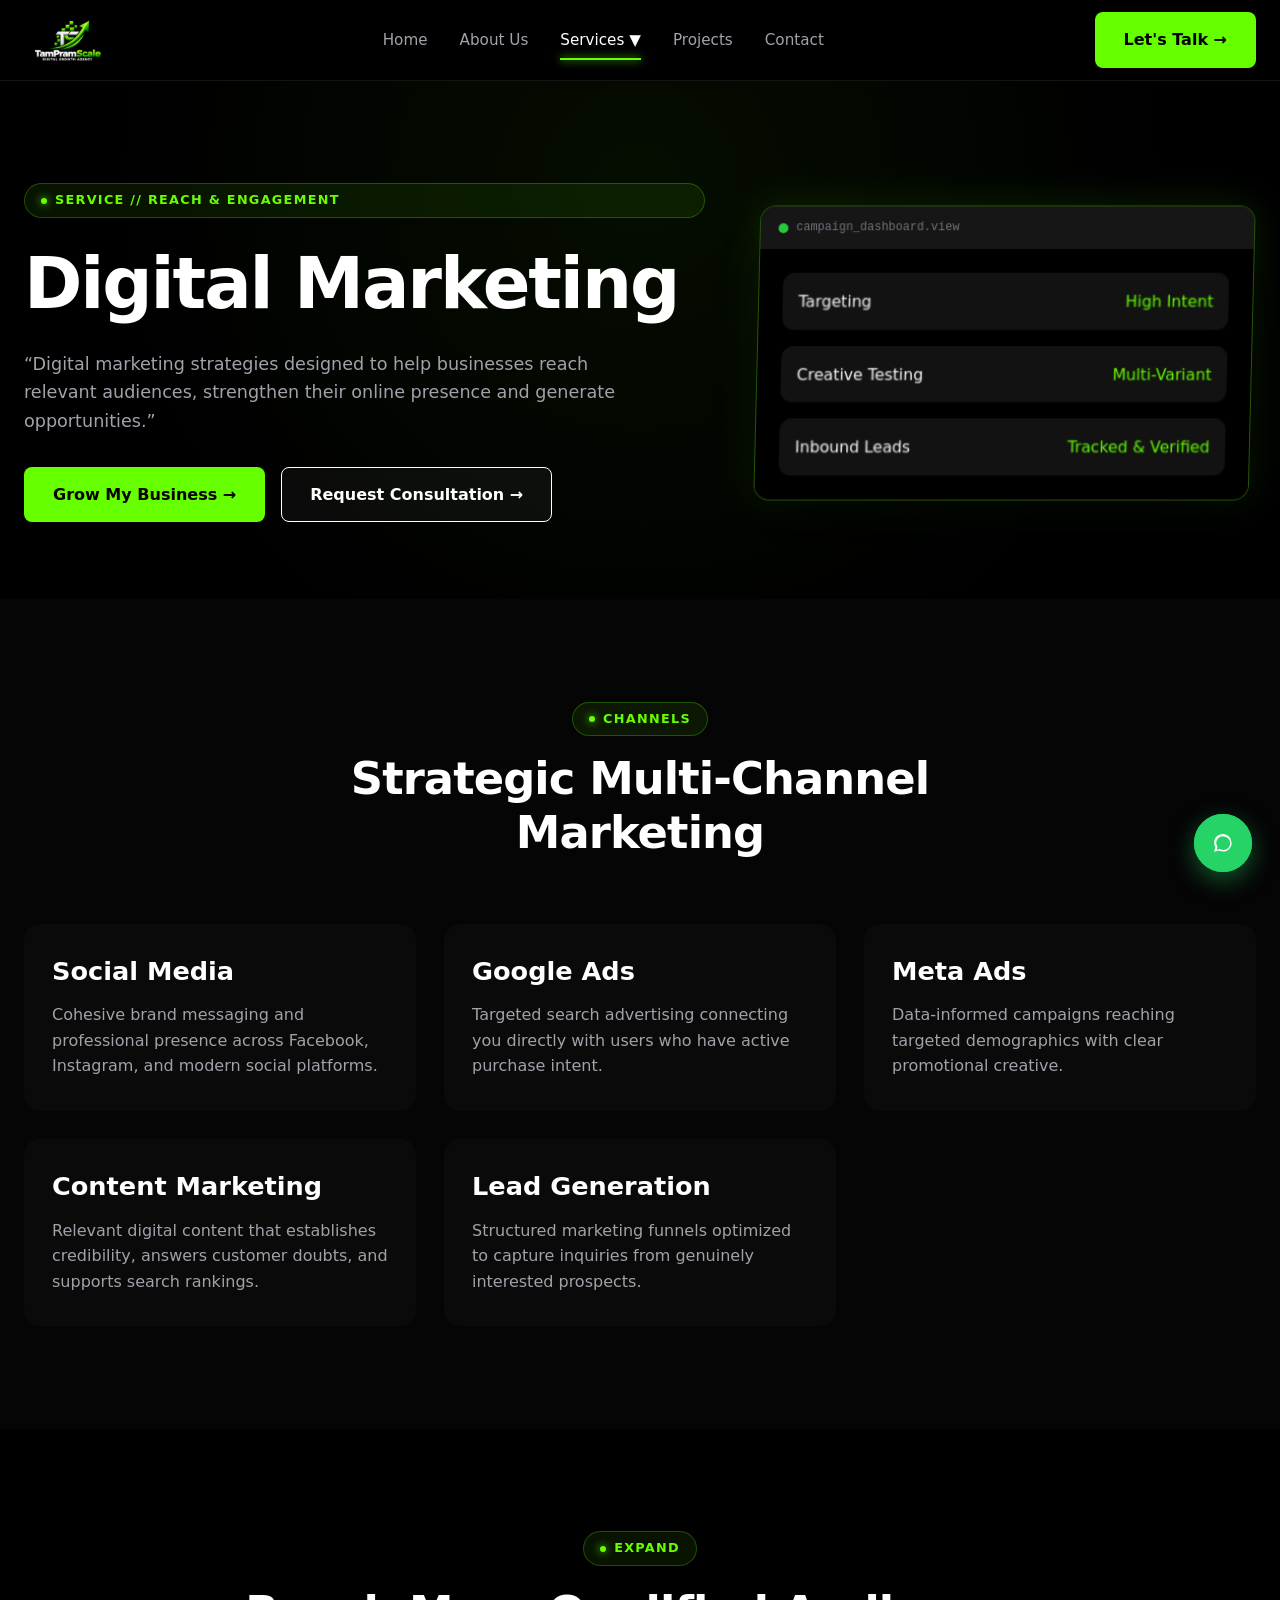
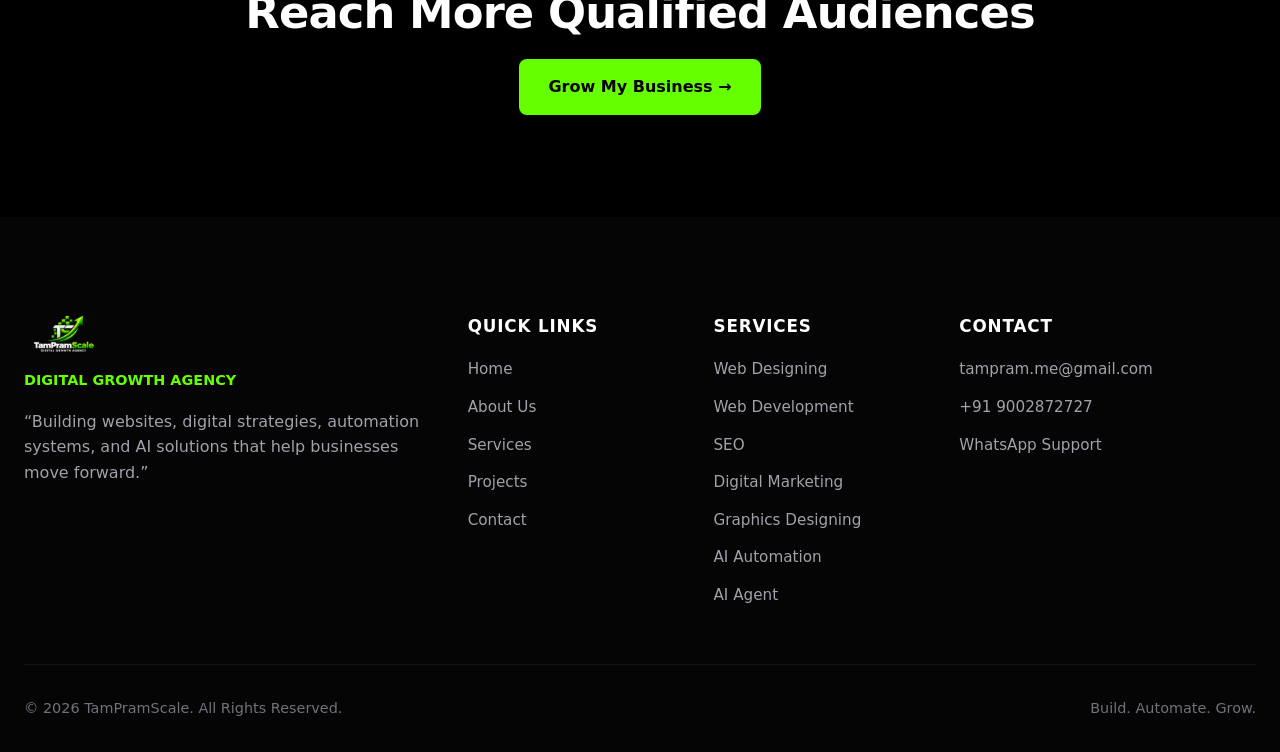
<file: digital-marketing/index.html>
<!DOCTYPE html>
<html lang="en">
<head>
  <meta charset="UTF-8">
  <meta name="viewport" content="width=device-width, initial-scale=1.0">
  <title>Digital Marketing Services | TamPramScale</title>
  <meta name="description" content="Digital marketing strategies designed to help businesses reach relevant audiences, strengthen online presence and generate opportunities.">
  <link rel="canonical" href="https://tampramme-jpg.github.io/tampramscales/digital-marketing/">
  <link rel="stylesheet" href="../assets/css/style.css">
</head>
<body>
  <header class="site-header">
    <div class="container header-container">
      <a href="../" class="brand-logo"><img src="../assets/images/logo.png" alt="TamPramScale Logo" width="180" height="44"></a>
      <nav class="nav-desktop">
        <ul class="nav-links">
          <li class="nav-item"><a href="../" class="nav-link">Home</a></li>
          <li class="nav-item"><a href="../about-us/" class="nav-link">About Us</a></li>
          <li class="nav-item dropdown">
            <a href="../digital-marketing/" class="nav-link active">Services ▼</a>
            <ul class="dropdown-menu">
              <li><a href="../web-designing/" class="dropdown-link">Web Designing</a></li>
              <li><a href="../web-development/" class="dropdown-link">Web Development</a></li>
              <li><a href="../seo/" class="dropdown-link">SEO</a></li>
              <li><a href="../digital-marketing/" class="dropdown-link">Digital Marketing</a></li>
              <li><a href="../graphics-designing/" class="dropdown-link">Graphics Designing</a></li>
              <li><a href="../ai-automation/" class="dropdown-link">AI Automation</a></li>
              <li><a href="../ai-agent/" class="dropdown-link">AI Agent</a></li>
            </ul>
          </li>
          <li class="nav-item"><a href="../projects/" class="nav-link">Projects</a></li>
          <li class="nav-item"><a href="../contact/" class="nav-link">Contact</a></li>
        </ul>
      </nav>
      <a href="../contact/" class="btn btn-primary nav-desktop">Let's Talk →</a>
      <button class="mobile-toggle" aria-label="Open Navigation"><span class="hamburger-line"></span><span class="hamburger-line"></span><span class="hamburger-line"></span></button>
    </div>
    <div class="mobile-drawer">
      <ul class="mobile-nav-list">
        <li><a href="../" class="mobile-nav-link">Home</a></li>
        <li><a href="../about-us/" class="mobile-nav-link">About Us</a></li>
        <li>
          <span class="mobile-nav-link" style="color:var(--neon-green)">Services</span>
          <ul class="mobile-submenu">
            <li><a href="../web-designing/">Web Designing</a></li>
            <li><a href="../web-development/">Web Development</a></li>
            <li><a href="../seo/">SEO</a></li>
            <li><a href="../digital-marketing/" class="mobile-nav-link" style="color:var(--neon-green)">Digital Marketing</a></li>
            <li><a href="../graphics-designing/">Graphics Designing</a></li>
            <li><a href="../ai-automation/">AI Automation</a></li>
            <li><a href="../ai-agent/">AI Agent</a></li>
          </ul>
        </li>
        <li><a href="../projects/" class="mobile-nav-link">Projects</a></li>
        <li><a href="../contact/" class="mobile-nav-link">Contact</a></li>
      </ul>
    </div>
  </header>

  <main>
    <section class="hero-section">
      <div class="container hero-grid">
        <div class="hero-content">
          <span class="badge-neon">SERVICE // REACH &amp; ENGAGEMENT</span>
          <h1>Digital Marketing</h1>
          <p class="hero-subtext">“Digital marketing strategies designed to help businesses reach relevant audiences, strengthen their online presence and generate opportunities.”</p>
          <div class="hero-actions">
            <a href="../contact/" class="btn btn-primary">Grow My Business →</a>
            <a href="../contact/" class="btn btn-secondary">Request Consultation →</a>
          </div>
        </div>
        <div class="browser-mockup-3d">
          <div class="mockup-topbar"><span class="dot dot-green"></span><span style="font-size:0.75rem; color:#71717a; font-family:var(--font-mono);">campaign_dashboard.view</span></div>
          <div class="mockup-body">
            <div class="floating-glass-card"><span>Targeting</span><span style="color:var(--neon-green)">High Intent</span></div>
            <div class="floating-glass-card"><span>Creative Testing</span><span style="color:var(--neon-green)">Multi-Variant</span></div>
            <div class="floating-glass-card"><span>Inbound Leads</span><span style="color:var(--neon-green)">Tracked &amp; Verified</span></div>
          </div>
        </div>
      </div>
    </section>

    <section class="section-padding" style="background:var(--bg-dark-05);">
      <div class="container">
        <div class="section-head">
          <span class="badge-neon">CHANNELS</span>
          <h2>Strategic Multi-Channel Marketing</h2>
        </div>
        <div class="grid-services">
          <div class="card-prem"><h3>Social Media</h3><p>Cohesive brand messaging and professional presence across Facebook, Instagram, and modern social platforms.</p></div>
          <div class="card-prem"><h3>Google Ads</h3><p>Targeted search advertising connecting you directly with users who have active purchase intent.</p></div>
          <div class="card-prem"><h3>Meta Ads</h3><p>Data-informed campaigns reaching targeted demographics with clear promotional creative.</p></div>
          <div class="card-prem"><h3>Content Marketing</h3><p>Relevant digital content that establishes credibility, answers customer doubts, and supports search rankings.</p></div>
          <div class="card-prem"><h3>Lead Generation</h3><p>Structured marketing funnels optimized to capture inquiries from genuinely interested prospects.</p></div>
        </div>
      </div>
    </section>

    <section class="section-padding" style="text-align:center;">
      <div class="container" style="max-width:860px;">
        <span class="badge-neon">EXPAND</span>
        <h2 style="margin:20px 0;">Reach More Qualified Audiences</h2>
        <a href="../contact/" class="btn btn-primary">Grow My Business →</a>
      </div>
    </section>
  </main>

  <a href="https://wa.me/919002872727?text=Hello%20TamPramScale%2C%20I%20would%20like%20to%20know%20more%20about%20your%20Digital%20Marketing%20services." class="whatsapp-floating" target="_blank" rel="noopener noreferrer"><div class="whatsapp-bubble"><svg width="28" height="28" viewBox="0 0 24 24" fill="currentColor"><path d="M12.031 6.172c-3.181 0-5.767 2.586-5.768 5.766-.001 1.298.38 2.27 1.019 3.287l-.711 2.598 2.669-.699c.969.54 2.052.83 3.19.831 3.181 0 5.767-2.586 5.768-5.766 0-3.18-2.587-5.767-5.767-5.767zm7.42 5.767c0 4.093-3.328 7.421-7.42 7.421-1.309 0-2.551-.341-3.633-.941l-4.041 1.06 1.079-3.94c-.696-1.127-1.065-2.433-1.065-3.774 0-4.093 3.328-7.421 7.42-7.421s7.42 3.328 7.42 7.421z"/></svg></div></a>
  <!-- FOOTER -->
  <footer class="site-footer">
    <div class="container">
      <div class="footer-grid">
        <div class="footer-col">
          <a href="../" class="footer-logo"><img src="../assets/images/logo.png" alt="TamPramScale Logo" width="180" height="44"></a>
          <span style="color:var(--neon-green); font-size:0.9rem; font-weight:700;">DIGITAL GROWTH AGENCY</span>
          <p>“Building websites, digital strategies, automation systems, and AI solutions that help businesses move forward.”</p>
        </div>
        <div class="footer-col">
          <span class="footer-title">Quick Links</span>
          <ul class="footer-links">
            <li><a href="../">Home</a></li>
            <li><a href="../about-us/">About Us</a></li>
            <li><a href="../web-designing/">Services</a></li>
            <li><a href="../projects/">Projects</a></li>
            <li><a href="../contact/">Contact</a></li>
          </ul>
        </div>
        <div class="footer-col">
          <span class="footer-title">Services</span>
          <ul class="footer-links">
            <li><a href="../web-designing/">Web Designing</a></li>
            <li><a href="../web-development/">Web Development</a></li>
            <li><a href="../seo/">SEO</a></li>
            <li><a href="../digital-marketing/">Digital Marketing</a></li>
            <li><a href="../graphics-designing/">Graphics Designing</a></li>
            <li><a href="../ai-automation/">AI Automation</a></li>
            <li><a href="../ai-agent/">AI Agent</a></li>
          </ul>
        </div>
        <div class="footer-col">
          <span class="footer-title">Contact</span>
          <ul class="footer-links">
            <li><a href="mailto:tampram.me@gmail.com">tampram.me@gmail.com</a></li>
            <li><a href="tel:+919002872727">+91 9002872727</a></li>
            <li><a href="https://wa.me/919002872727" target="_blank" rel="noopener noreferrer">WhatsApp Support</a></li>
          </ul>
        </div>
      </div>
      <div class="footer-bottom">
        <span>© 2026 TamPramScale. All Rights Reserved.</span>
        <span>Build. Automate. Grow.</span>
      </div>
    </div>
  </footer>
  <script src="../assets/js/main.js"></script>
</body>
</html>
</file>
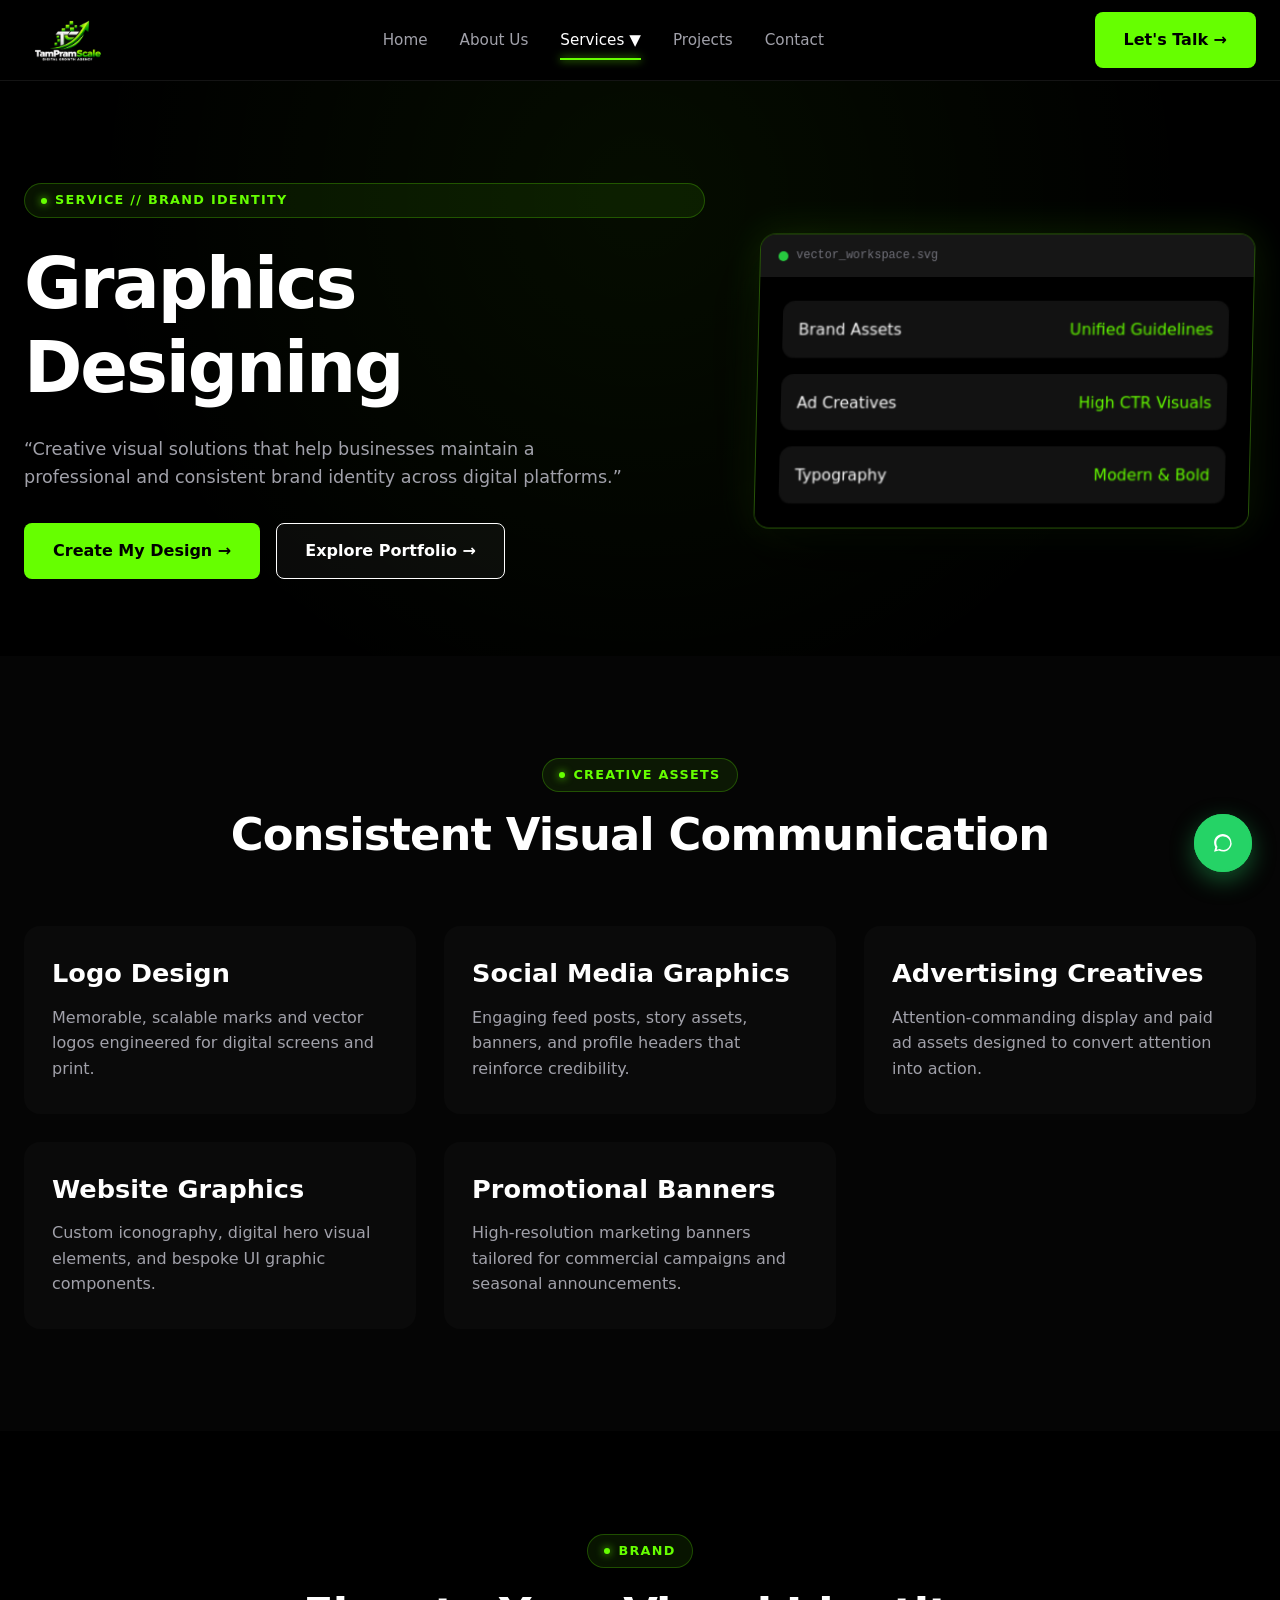
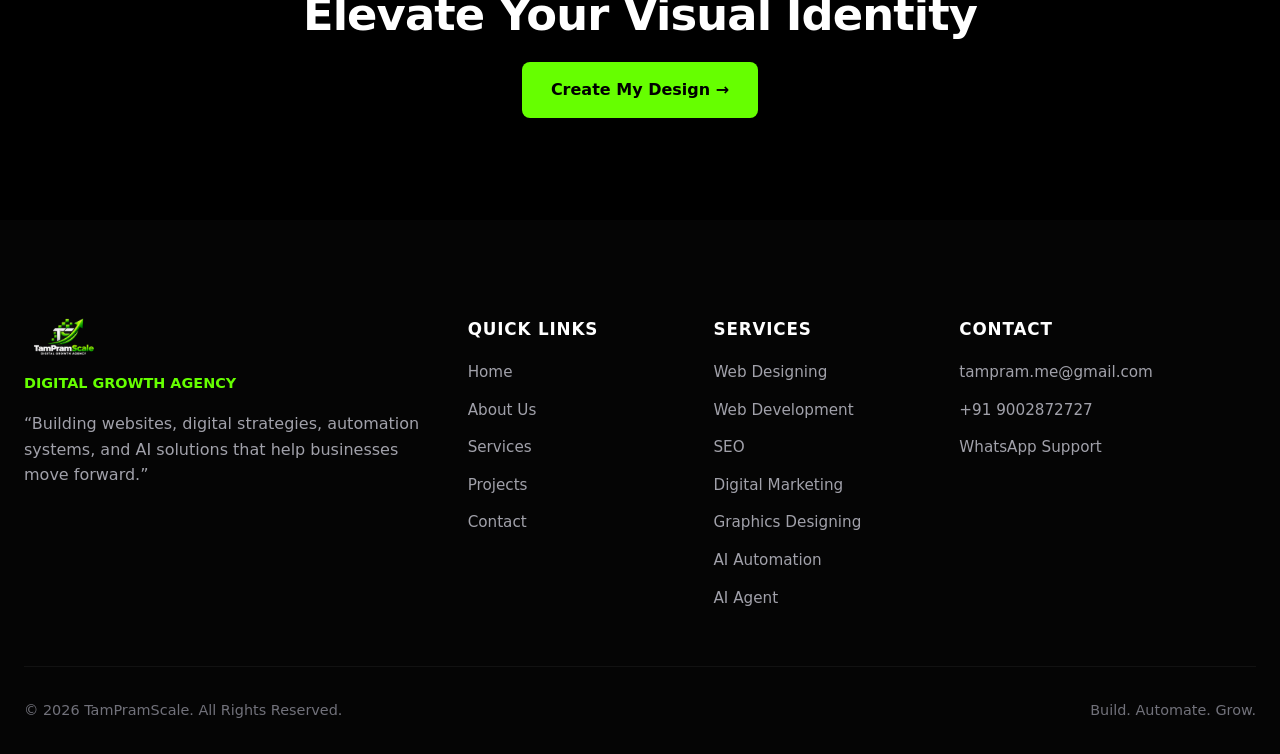
<file: graphics-designing/index.html>
<!DOCTYPE html>
<html lang="en">
<head>
  <meta charset="UTF-8">
  <meta name="viewport" content="width=device-width, initial-scale=1.0">
  <title>Graphics Designing Services | TamPramScale</title>
  <meta name="description" content="Creative visual solutions that help businesses maintain a professional and consistent brand identity across digital platforms.">
  <link rel="canonical" href="https://tampramme-jpg.github.io/tampramscales/graphics-designing/">
  <link rel="stylesheet" href="../assets/css/style.css">
</head>
<body>
  <header class="site-header">
    <div class="container header-container">
      <a href="../" class="brand-logo"><img src="../assets/images/logo.png" alt="TamPramScale Logo" width="180" height="44"></a>
      <nav class="nav-desktop">
        <ul class="nav-links">
          <li class="nav-item"><a href="../" class="nav-link">Home</a></li>
          <li class="nav-item"><a href="../about-us/" class="nav-link">About Us</a></li>
          <li class="nav-item dropdown">
            <a href="../graphics-designing/" class="nav-link active">Services ▼</a>
            <ul class="dropdown-menu">
              <li><a href="../web-designing/" class="dropdown-link">Web Designing</a></li>
              <li><a href="../web-development/" class="dropdown-link">Web Development</a></li>
              <li><a href="../seo/" class="dropdown-link">SEO</a></li>
              <li><a href="../digital-marketing/" class="dropdown-link">Digital Marketing</a></li>
              <li><a href="../graphics-designing/" class="dropdown-link">Graphics Designing</a></li>
              <li><a href="../ai-automation/" class="dropdown-link">AI Automation</a></li>
              <li><a href="../ai-agent/" class="dropdown-link">AI Agent</a></li>
            </ul>
          </li>
          <li class="nav-item"><a href="../projects/" class="nav-link">Projects</a></li>
          <li class="nav-item"><a href="../contact/" class="nav-link">Contact</a></li>
        </ul>
      </nav>
      <a href="../contact/" class="btn btn-primary nav-desktop">Let's Talk →</a>
      <button class="mobile-toggle" aria-label="Open Navigation"><span class="hamburger-line"></span><span class="hamburger-line"></span><span class="hamburger-line"></span></button>
    </div>
    <div class="mobile-drawer">
      <ul class="mobile-nav-list">
        <li><a href="../" class="mobile-nav-link">Home</a></li>
        <li><a href="../about-us/" class="mobile-nav-link">About Us</a></li>
        <li>
          <span class="mobile-nav-link" style="color:var(--neon-green)">Services</span>
          <ul class="mobile-submenu">
            <li><a href="../web-designing/">Web Designing</a></li>
            <li><a href="../web-development/">Web Development</a></li>
            <li><a href="../seo/">SEO</a></li>
            <li><a href="../digital-marketing/">Digital Marketing</a></li>
            <li><a href="../graphics-designing/" class="mobile-nav-link" style="color:var(--neon-green)">Graphics Designing</a></li>
            <li><a href="../ai-automation/">AI Automation</a></li>
            <li><a href="../ai-agent/">AI Agent</a></li>
          </ul>
        </li>
        <li><a href="../projects/" class="mobile-nav-link">Projects</a></li>
        <li><a href="../contact/" class="mobile-nav-link">Contact</a></li>
      </ul>
    </div>
  </header>

  <main>
    <section class="hero-section">
      <div class="container hero-grid">
        <div class="hero-content">
          <span class="badge-neon">SERVICE // BRAND IDENTITY</span>
          <h1>Graphics Designing</h1>
          <p class="hero-subtext">“Creative visual solutions that help businesses maintain a professional and consistent brand identity across digital platforms.”</p>
          <div class="hero-actions">
            <a href="../contact/" class="btn btn-primary">Create My Design →</a>
            <a href="../projects/" class="btn btn-secondary">Explore Portfolio →</a>
          </div>
        </div>
        <div class="browser-mockup-3d">
          <div class="mockup-topbar"><span class="dot dot-green"></span><span style="font-size:0.75rem; color:#71717a; font-family:var(--font-mono);">vector_workspace.svg</span></div>
          <div class="mockup-body">
            <div class="floating-glass-card"><span>Brand Assets</span><span style="color:var(--neon-green)">Unified Guidelines</span></div>
            <div class="floating-glass-card"><span>Ad Creatives</span><span style="color:var(--neon-green)">High CTR Visuals</span></div>
            <div class="floating-glass-card"><span>Typography</span><span style="color:var(--neon-green)">Modern &amp; Bold</span></div>
          </div>
        </div>
      </div>
    </section>

    <section class="section-padding" style="background:var(--bg-dark-05);">
      <div class="container">
        <div class="section-head">
          <span class="badge-neon">CREATIVE ASSETS</span>
          <h2>Consistent Visual Communication</h2>
        </div>
        <div class="grid-services">
          <div class="card-prem"><h3>Logo Design</h3><p>Memorable, scalable marks and vector logos engineered for digital screens and print.</p></div>
          <div class="card-prem"><h3>Social Media Graphics</h3><p>Engaging feed posts, story assets, banners, and profile headers that reinforce credibility.</p></div>
          <div class="card-prem"><h3>Advertising Creatives</h3><p>Attention-commanding display and paid ad assets designed to convert attention into action.</p></div>
          <div class="card-prem"><h3>Website Graphics</h3><p>Custom iconography, digital hero visual elements, and bespoke UI graphic components.</p></div>
          <div class="card-prem"><h3>Promotional Banners</h3><p>High-resolution marketing banners tailored for commercial campaigns and seasonal announcements.</p></div>
        </div>
      </div>
    </section>

    <section class="section-padding" style="text-align:center;">
      <div class="container" style="max-width:860px;">
        <span class="badge-neon">BRAND</span>
        <h2 style="margin:20px 0;">Elevate Your Visual Identity</h2>
        <a href="../contact/" class="btn btn-primary">Create My Design →</a>
      </div>
    </section>
  </main>

  <a href="https://wa.me/919002872727?text=Hello%20TamPramScale%2C%20I%20would%20like%20to%20know%20more%20about%20your%20Graphics%20Designing%20services." class="whatsapp-floating" target="_blank" rel="noopener noreferrer"><div class="whatsapp-bubble"><svg width="28" height="28" viewBox="0 0 24 24" fill="currentColor"><path d="M12.031 6.172c-3.181 0-5.767 2.586-5.768 5.766-.001 1.298.38 2.27 1.019 3.287l-.711 2.598 2.669-.699c.969.54 2.052.83 3.19.831 3.181 0 5.767-2.586 5.768-5.766 0-3.18-2.587-5.767-5.767-5.767zm7.42 5.767c0 4.093-3.328 7.421-7.42 7.421-1.309 0-2.551-.341-3.633-.941l-4.041 1.06 1.079-3.94c-.696-1.127-1.065-2.433-1.065-3.774 0-4.093 3.328-7.421 7.42-7.421s7.42 3.328 7.42 7.421z"/></svg></div></a>
  <!-- FOOTER -->
  <footer class="site-footer">
    <div class="container">
      <div class="footer-grid">
        <div class="footer-col">
          <a href="../" class="footer-logo"><img src="../assets/images/logo.png" alt="TamPramScale Logo" width="180" height="44"></a>
          <span style="color:var(--neon-green); font-size:0.9rem; font-weight:700;">DIGITAL GROWTH AGENCY</span>
          <p>“Building websites, digital strategies, automation systems, and AI solutions that help businesses move forward.”</p>
        </div>
        <div class="footer-col">
          <span class="footer-title">Quick Links</span>
          <ul class="footer-links">
            <li><a href="../">Home</a></li>
            <li><a href="../about-us/">About Us</a></li>
            <li><a href="../web-designing/">Services</a></li>
            <li><a href="../projects/">Projects</a></li>
            <li><a href="../contact/">Contact</a></li>
          </ul>
        </div>
        <div class="footer-col">
          <span class="footer-title">Services</span>
          <ul class="footer-links">
            <li><a href="../web-designing/">Web Designing</a></li>
            <li><a href="../web-development/">Web Development</a></li>
            <li><a href="../seo/">SEO</a></li>
            <li><a href="../digital-marketing/">Digital Marketing</a></li>
            <li><a href="../graphics-designing/">Graphics Designing</a></li>
            <li><a href="../ai-automation/">AI Automation</a></li>
            <li><a href="../ai-agent/">AI Agent</a></li>
          </ul>
        </div>
        <div class="footer-col">
          <span class="footer-title">Contact</span>
          <ul class="footer-links">
            <li><a href="mailto:tampram.me@gmail.com">tampram.me@gmail.com</a></li>
            <li><a href="tel:+919002872727">+91 9002872727</a></li>
            <li><a href="https://wa.me/919002872727" target="_blank" rel="noopener noreferrer">WhatsApp Support</a></li>
          </ul>
        </div>
      </div>
      <div class="footer-bottom">
        <span>© 2026 TamPramScale. All Rights Reserved.</span>
        <span>Build. Automate. Grow.</span>
      </div>
    </div>
  </footer>
  <script src="../assets/js/main.js"></script>
</body>
</html>
</file>
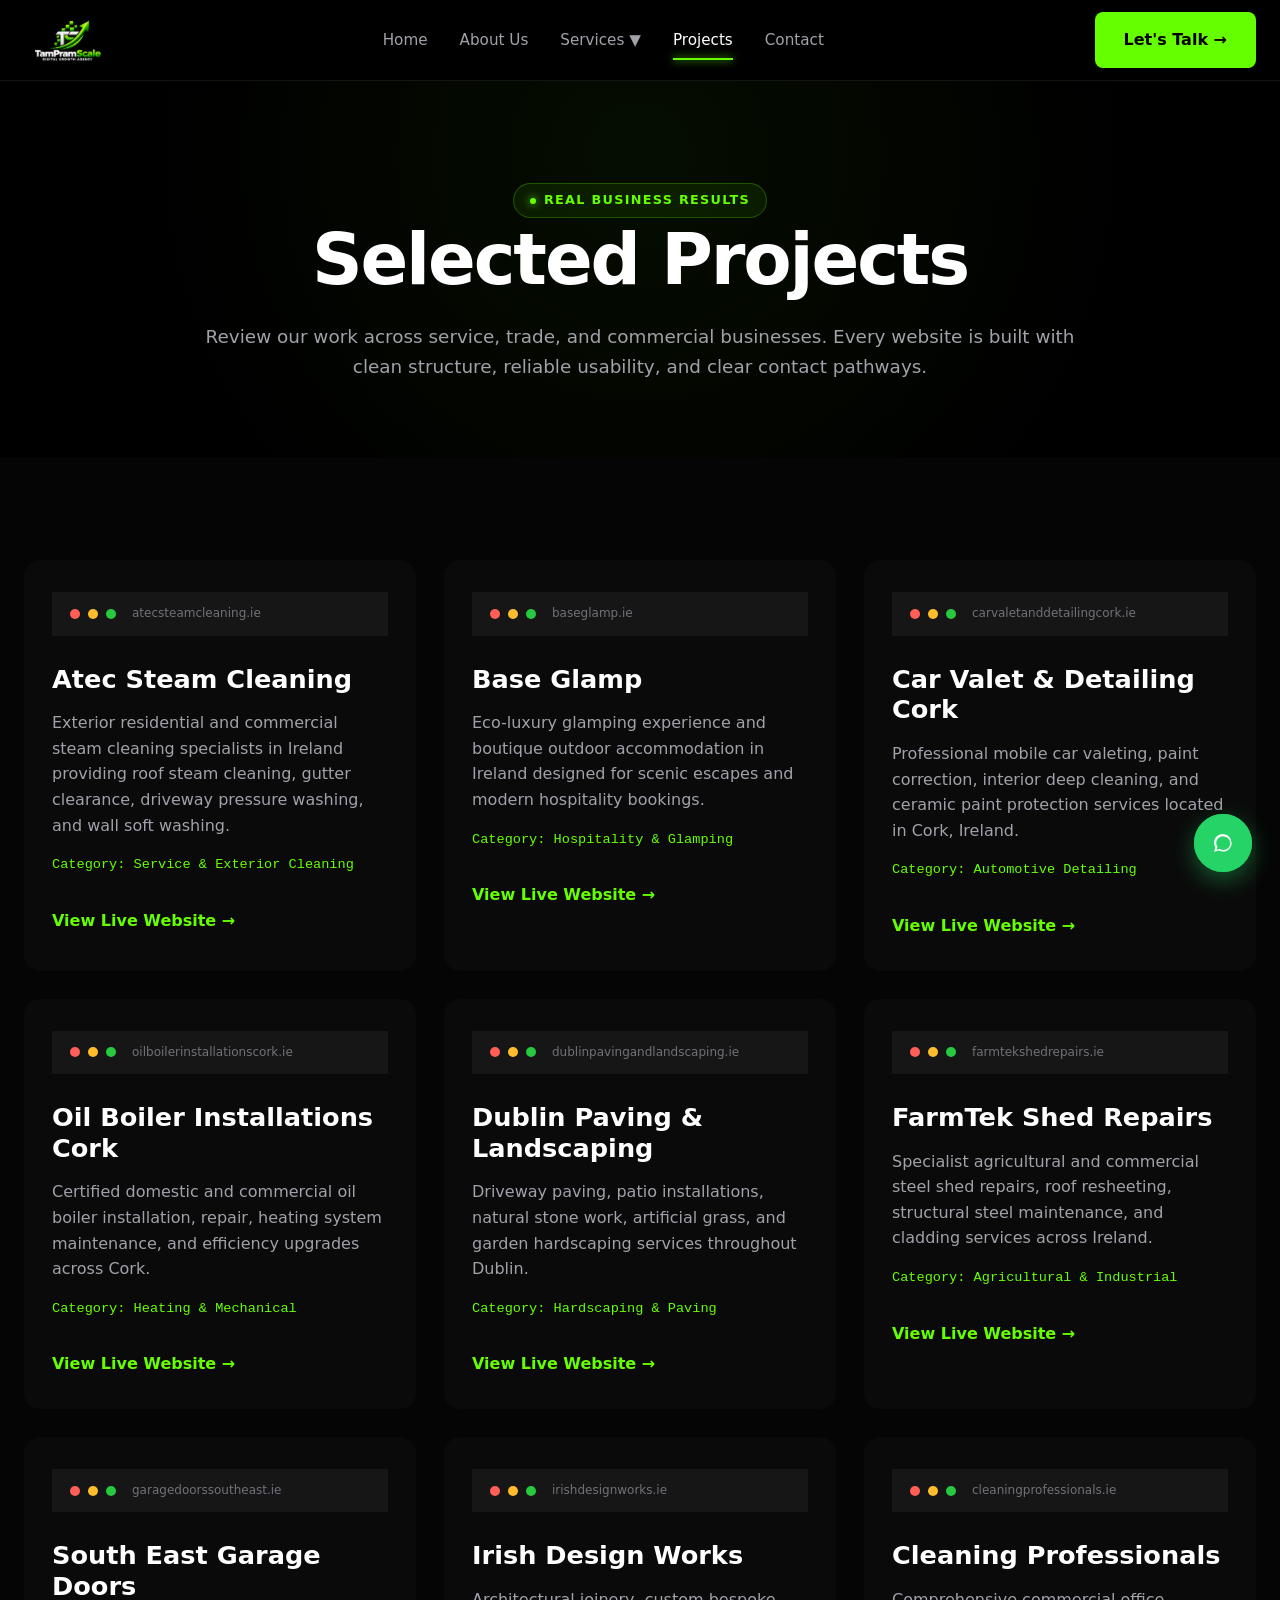
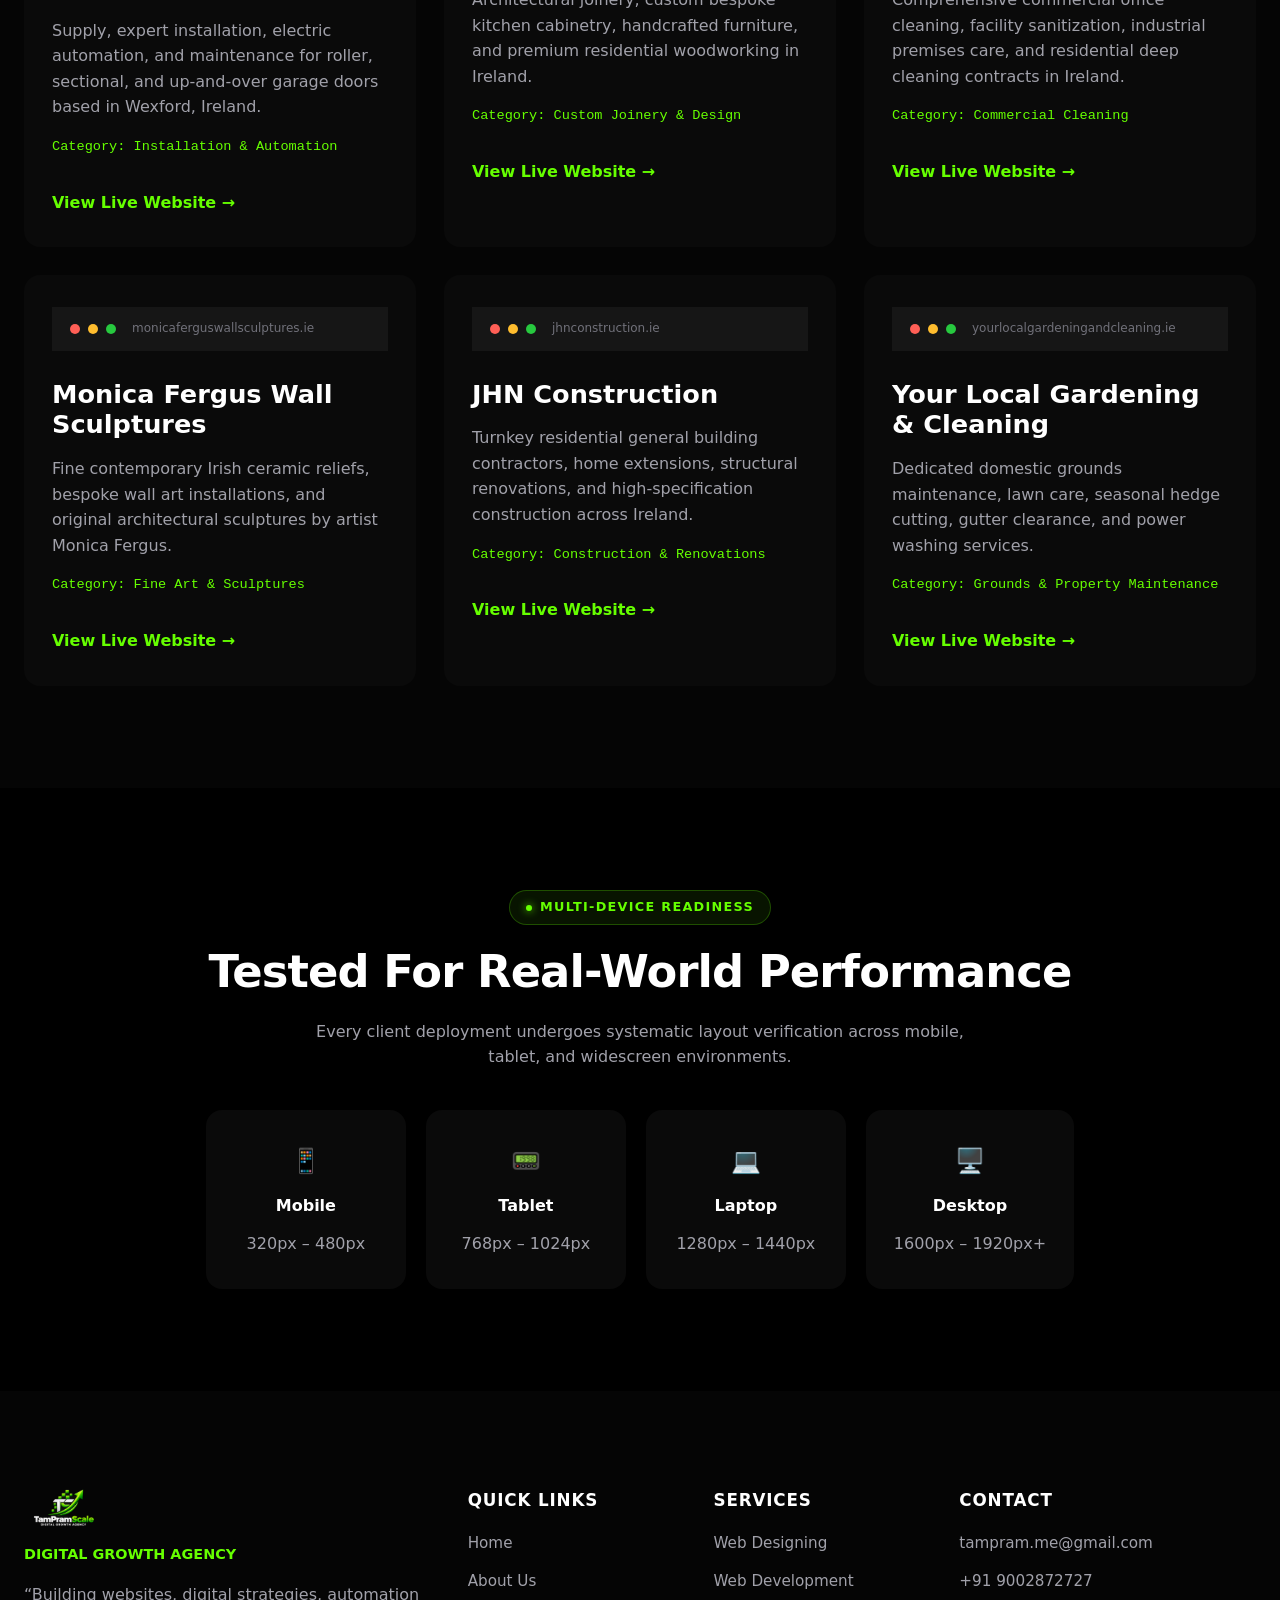
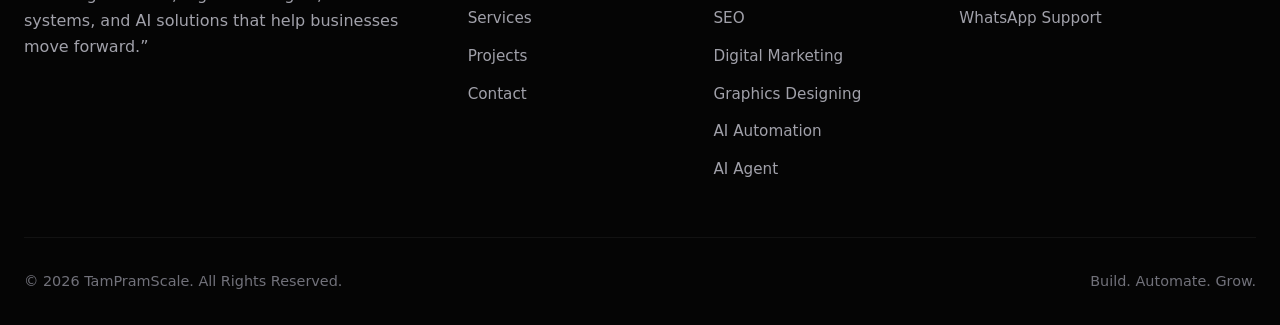
<file: projects/index.html>
<!DOCTYPE html>
<html lang="en">
<head>
  <meta charset="UTF-8">
  <meta name="viewport" content="width=device-width, initial-scale=1.0">
  <title>Selected Client Projects &amp; Portfolio | TamPramScale</title>
  <meta name="description" content="Explore real, verified client websites built and supported by TamPramScale across service, contracting, and commercial sectors.">
  <link rel="canonical" href="https://tampramme-jpg.github.io/tampramscales/projects/">
  <link rel="stylesheet" href="../assets/css/style.css">
</head>
<body>
  <header class="site-header">
    <div class="container header-container">
      <a href="../" class="brand-logo"><img src="../assets/images/logo.png" alt="TamPramScale Logo" width="180" height="44"></a>
      <nav class="nav-desktop">
        <ul class="nav-links">
          <li class="nav-item"><a href="../" class="nav-link">Home</a></li>
          <li class="nav-item"><a href="../about-us/" class="nav-link">About Us</a></li>
          <li class="nav-item dropdown">
            <a href="../web-designing/" class="nav-link">Services ▼</a>
            <ul class="dropdown-menu">
              <li><a href="../web-designing/" class="dropdown-link">Web Designing</a></li>
              <li><a href="../web-development/" class="dropdown-link">Web Development</a></li>
              <li><a href="../seo/" class="dropdown-link">SEO</a></li>
              <li><a href="../digital-marketing/" class="dropdown-link">Digital Marketing</a></li>
              <li><a href="../graphics-designing/" class="dropdown-link">Graphics Designing</a></li>
              <li><a href="../ai-automation/" class="dropdown-link">AI Automation</a></li>
              <li><a href="../ai-agent/" class="dropdown-link">AI Agent</a></li>
            </ul>
          </li>
          <li class="nav-item"><a href="../projects/" class="nav-link active">Projects</a></li>
          <li class="nav-item"><a href="../contact/" class="nav-link">Contact</a></li>
        </ul>
      </nav>
      <a href="../contact/" class="btn btn-primary nav-desktop">Let's Talk →</a>
      <button class="mobile-toggle" aria-label="Open Navigation"><span class="hamburger-line"></span><span class="hamburger-line"></span><span class="hamburger-line"></span></button>
    </div>
    <div class="mobile-drawer">
      <ul class="mobile-nav-list">
        <li><a href="../" class="mobile-nav-link">Home</a></li>
        <li><a href="../about-us/" class="mobile-nav-link">About Us</a></li>
        <li>
          <span class="mobile-nav-link" style="color:var(--neon-green)">Services</span>
          <ul class="mobile-submenu">
            <li><a href="../web-designing/">Web Designing</a></li>
            <li><a href="../web-development/">Web Development</a></li>
            <li><a href="../seo/">SEO</a></li>
            <li><a href="../digital-marketing/">Digital Marketing</a></li>
            <li><a href="../graphics-designing/">Graphics Designing</a></li>
            <li><a href="../ai-automation/">AI Automation</a></li>
            <li><a href="../ai-agent/">AI Agent</a></li>
          </ul>
        </li>
        <li><a href="../projects/" class="mobile-nav-link" style="color:var(--neon-green)">Projects</a></li>
        <li><a href="../contact/" class="mobile-nav-link">Contact</a></li>
      </ul>
    </div>
  </header>

  <main>
    <section class="hero-section">
      <div class="container" style="max-width:900px; text-align:center;">
        <span class="badge-neon">REAL BUSINESS RESULTS</span>
        <h1>Selected Projects</h1>
        <p style="margin-top:20px; font-size:1.15rem;">Review our work across service, trade, and commercial businesses. Every website is built with clean structure, reliable usability, and clear contact pathways.</p>
      </div>
    </section>

    <!-- 12 REAL VERIFIED WEBSITES -->
    <section class="section-padding" style="background:var(--bg-dark-05);">
      <div class="container">
        <div class="grid-services">

          <!-- 1. Atec Steam Cleaning -->
          <div class="card-prem">
            <div class="mockup-topbar"><span class="dot dot-red"></span><span class="dot dot-yellow"></span><span class="dot dot-green"></span><span style="font-size:0.75rem; color:#71717a; margin-left:8px;">atecsteamcleaning.ie</span></div>
            <h3 style="margin-top:12px;">Atec Steam Cleaning</h3>
            <p>Exterior residential and commercial steam cleaning specialists in Ireland providing roof steam cleaning, gutter clearance, driveway pressure washing, and wall soft washing.</p>
            <span style="font-size:0.85rem; color:var(--neon-green); font-family:var(--font-mono);">Category: Service &amp; Exterior Cleaning</span>
            <a href="https://atecsteamcleaning.ie" target="_blank" rel="noopener noreferrer" class="card-link" style="margin-top:16px;">View Live Website →</a>
          </div>

          <!-- 2. Base Glamp -->
          <div class="card-prem">
            <div class="mockup-topbar"><span class="dot dot-red"></span><span class="dot dot-yellow"></span><span class="dot dot-green"></span><span style="font-size:0.75rem; color:#71717a; margin-left:8px;">baseglamp.ie</span></div>
            <h3 style="margin-top:12px;">Base Glamp</h3>
            <p>Eco-luxury glamping experience and boutique outdoor accommodation in Ireland designed for scenic escapes and modern hospitality bookings.</p>
            <span style="font-size:0.85rem; color:var(--neon-green); font-family:var(--font-mono);">Category: Hospitality &amp; Glamping</span>
            <a href="https://baseglamp.ie" target="_blank" rel="noopener noreferrer" class="card-link" style="margin-top:16px;">View Live Website →</a>
          </div>

          <!-- 3. Car Valet and Detailing Cork -->
          <div class="card-prem">
            <div class="mockup-topbar"><span class="dot dot-red"></span><span class="dot dot-yellow"></span><span class="dot dot-green"></span><span style="font-size:0.75rem; color:#71717a; margin-left:8px;">carvaletanddetailingcork.ie</span></div>
            <h3 style="margin-top:12px;">Car Valet &amp; Detailing Cork</h3>
            <p>Professional mobile car valeting, paint correction, interior deep cleaning, and ceramic paint protection services located in Cork, Ireland.</p>
            <span style="font-size:0.85rem; color:var(--neon-green); font-family:var(--font-mono);">Category: Automotive Detailing</span>
            <a href="https://www.carvaletanddetailingcork.ie" target="_blank" rel="noopener noreferrer" class="card-link" style="margin-top:16px;">View Live Website →</a>
          </div>

          <!-- 4. Oil Boiler Installations Cork -->
          <div class="card-prem">
            <div class="mockup-topbar"><span class="dot dot-red"></span><span class="dot dot-yellow"></span><span class="dot dot-green"></span><span style="font-size:0.75rem; color:#71717a; margin-left:8px;">oilboilerinstallationscork.ie</span></div>
            <h3 style="margin-top:12px;">Oil Boiler Installations Cork</h3>
            <p>Certified domestic and commercial oil boiler installation, repair, heating system maintenance, and efficiency upgrades across Cork.</p>
            <span style="font-size:0.85rem; color:var(--neon-green); font-family:var(--font-mono);">Category: Heating &amp; Mechanical</span>
            <a href="https://oilboilerinstallationscork.ie" target="_blank" rel="noopener noreferrer" class="card-link" style="margin-top:16px;">View Live Website →</a>
          </div>

          <!-- 5. Dublin Paving and Landscaping -->
          <div class="card-prem">
            <div class="mockup-topbar"><span class="dot dot-red"></span><span class="dot dot-yellow"></span><span class="dot dot-green"></span><span style="font-size:0.75rem; color:#71717a; margin-left:8px;">dublinpavingandlandscaping.ie</span></div>
            <h3 style="margin-top:12px;">Dublin Paving &amp; Landscaping</h3>
            <p>Driveway paving, patio installations, natural stone work, artificial grass, and garden hardscaping services throughout Dublin.</p>
            <span style="font-size:0.85rem; color:var(--neon-green); font-family:var(--font-mono);">Category: Hardscaping &amp; Paving</span>
            <a href="https://dublinpavingandlandscaping.ie" target="_blank" rel="noopener noreferrer" class="card-link" style="margin-top:16px;">View Live Website →</a>
          </div>

          <!-- 6. Farmtek Shed Repairs -->
          <div class="card-prem">
            <div class="mockup-topbar"><span class="dot dot-red"></span><span class="dot dot-yellow"></span><span class="dot dot-green"></span><span style="font-size:0.75rem; color:#71717a; margin-left:8px;">farmtekshedrepairs.ie</span></div>
            <h3 style="margin-top:12px;">FarmTek Shed Repairs</h3>
            <p>Specialist agricultural and commercial steel shed repairs, roof resheeting, structural steel maintenance, and cladding services across Ireland.</p>
            <span style="font-size:0.85rem; color:var(--neon-green); font-family:var(--font-mono);">Category: Agricultural &amp; Industrial</span>
            <a href="https://farmtekshedrepairs.ie" target="_blank" rel="noopener noreferrer" class="card-link" style="margin-top:16px;">View Live Website →</a>
          </div>

          <!-- 7. South East Garage Doors -->
          <div class="card-prem">
            <div class="mockup-topbar"><span class="dot dot-red"></span><span class="dot dot-yellow"></span><span class="dot dot-green"></span><span style="font-size:0.75rem; color:#71717a; margin-left:8px;">garagedoorssoutheast.ie</span></div>
            <h3 style="margin-top:12px;">South East Garage Doors</h3>
            <p>Supply, expert installation, electric automation, and maintenance for roller, sectional, and up-and-over garage doors based in Wexford, Ireland.</p>
            <span style="font-size:0.85rem; color:var(--neon-green); font-family:var(--font-mono);">Category: Installation &amp; Automation</span>
            <a href="https://garagedoorssoutheast.ie" target="_blank" rel="noopener noreferrer" class="card-link" style="margin-top:16px;">View Live Website →</a>
          </div>

          <!-- 8. Irish Design Works -->
          <div class="card-prem">
            <div class="mockup-topbar"><span class="dot dot-red"></span><span class="dot dot-yellow"></span><span class="dot dot-green"></span><span style="font-size:0.75rem; color:#71717a; margin-left:8px;">irishdesignworks.ie</span></div>
            <h3 style="margin-top:12px;">Irish Design Works</h3>
            <p>Architectural joinery, custom bespoke kitchen cabinetry, handcrafted furniture, and premium residential woodworking in Ireland.</p>
            <span style="font-size:0.85rem; color:var(--neon-green); font-family:var(--font-mono);">Category: Custom Joinery &amp; Design</span>
            <a href="https://irishdesignworks.ie" target="_blank" rel="noopener noreferrer" class="card-link" style="margin-top:16px;">View Live Website →</a>
          </div>

          <!-- 9. Cleaning Professionals -->
          <div class="card-prem">
            <div class="mockup-topbar"><span class="dot dot-red"></span><span class="dot dot-yellow"></span><span class="dot dot-green"></span><span style="font-size:0.75rem; color:#71717a; margin-left:8px;">cleaningprofessionals.ie</span></div>
            <h3 style="margin-top:12px;">Cleaning Professionals</h3>
            <p>Comprehensive commercial office cleaning, facility sanitization, industrial premises care, and residential deep cleaning contracts in Ireland.</p>
            <span style="font-size:0.85rem; color:var(--neon-green); font-family:var(--font-mono);">Category: Commercial Cleaning</span>
            <a href="https://cleaningprofessionals.ie" target="_blank" rel="noopener noreferrer" class="card-link" style="margin-top:16px;">View Live Website →</a>
          </div>

          <!-- 10. Monica Fergus Wall Sculptures -->
          <div class="card-prem">
            <div class="mockup-topbar"><span class="dot dot-red"></span><span class="dot dot-yellow"></span><span class="dot dot-green"></span><span style="font-size:0.75rem; color:#71717a; margin-left:8px;">monicaferguswallsculptures.ie</span></div>
            <h3 style="margin-top:12px;">Monica Fergus Wall Sculptures</h3>
            <p>Fine contemporary Irish ceramic reliefs, bespoke wall art installations, and original architectural sculptures by artist Monica Fergus.</p>
            <span style="font-size:0.85rem; color:var(--neon-green); font-family:var(--font-mono);">Category: Fine Art &amp; Sculptures</span>
            <a href="https://monicaferguswallsculptures.ie" target="_blank" rel="noopener noreferrer" class="card-link" style="margin-top:16px;">View Live Website →</a>
          </div>

          <!-- 11. JHN Construction -->
          <div class="card-prem">
            <div class="mockup-topbar"><span class="dot dot-red"></span><span class="dot dot-yellow"></span><span class="dot dot-green"></span><span style="font-size:0.75rem; color:#71717a; margin-left:8px;">jhnconstruction.ie</span></div>
            <h3 style="margin-top:12px;">JHN Construction</h3>
            <p>Turnkey residential general building contractors, home extensions, structural renovations, and high-specification construction across Ireland.</p>
            <span style="font-size:0.85rem; color:var(--neon-green); font-family:var(--font-mono);">Category: Construction &amp; Renovations</span>
            <a href="https://jhnconstruction.ie" target="_blank" rel="noopener noreferrer" class="card-link" style="margin-top:16px;">View Live Website →</a>
          </div>

          <!-- 12. Your Local Gardening & Cleaning -->
          <div class="card-prem">
            <div class="mockup-topbar"><span class="dot dot-red"></span><span class="dot dot-yellow"></span><span class="dot dot-green"></span><span style="font-size:0.75rem; color:#71717a; margin-left:8px;">yourlocalgardeningandcleaning.ie</span></div>
            <h3 style="margin-top:12px;">Your Local Gardening &amp; Cleaning</h3>
            <p>Dedicated domestic grounds maintenance, lawn care, seasonal hedge cutting, gutter clearance, and power washing services.</p>
            <span style="font-size:0.85rem; color:var(--neon-green); font-family:var(--font-mono);">Category: Grounds &amp; Property Maintenance</span>
            <a href="https://yourlocalgardeningandcleaning.ie" target="_blank" rel="noopener noreferrer" class="card-link" style="margin-top:16px;">View Live Website →</a>
          </div>

        </div>
      </div>
    </section>

    <!-- RESPONSIVE DEVICE PERSPECTIVES -->
    <section class="section-padding">
      <div class="container" style="text-align:center;">
        <span class="badge-neon">MULTI-DEVICE READINESS</span>
        <h2 style="margin:20px 0;">Tested For Real-World Performance</h2>
        <p style="max-width:700px; margin:0 auto 40px;">Every client deployment undergoes systematic layout verification across mobile, tablet, and widescreen environments.</p>
        <div style="display:flex; justify-content:center; gap:20px; flex-wrap:wrap;">
          <div class="card-prem" style="min-width:200px;"><span style="color:var(--neon-green); font-size:1.5rem;">📱</span><h4>Mobile</h4><p>320px – 480px</p></div>
          <div class="card-prem" style="min-width:200px;"><span style="color:var(--neon-green); font-size:1.5rem;">📟</span><h4>Tablet</h4><p>768px – 1024px</p></div>
          <div class="card-prem" style="min-width:200px;"><span style="color:var(--neon-green); font-size:1.5rem;">💻</span><h4>Laptop</h4><p>1280px – 1440px</p></div>
          <div class="card-prem" style="min-width:200px;"><span style="color:var(--neon-green); font-size:1.5rem;">🖥️</span><h4>Desktop</h4><p>1600px – 1920px+</p></div>
        </div>
      </div>
    </section>
  </main>

  <a href="https://wa.me/919002872727?text=Hello%20TamPramScale%2C%20I%20would%20like%20to%20discuss%20a%20project." class="whatsapp-floating" target="_blank" rel="noopener noreferrer"><div class="whatsapp-bubble"><svg width="28" height="28" viewBox="0 0 24 24" fill="currentColor"><path d="M12.031 6.172c-3.181 0-5.767 2.586-5.768 5.766-.001 1.298.38 2.27 1.019 3.287l-.711 2.598 2.669-.699c.969.54 2.052.83 3.19.831 3.181 0 5.767-2.586 5.768-5.766 0-3.18-2.587-5.767-5.767-5.767zm7.42 5.767c0 4.093-3.328 7.421-7.42 7.421-1.309 0-2.551-.341-3.633-.941l-4.041 1.06 1.079-3.94c-.696-1.127-1.065-2.433-1.065-3.774 0-4.093 3.328-7.421 7.42-7.421s7.42 3.328 7.42 7.421z"/></svg></div></a>
  <!-- FOOTER -->
  <footer class="site-footer">
    <div class="container">
      <div class="footer-grid">
        <div class="footer-col">
          <a href="../" class="footer-logo"><img src="../assets/images/logo.png" alt="TamPramScale Logo" width="180" height="44"></a>
          <span style="color:var(--neon-green); font-size:0.9rem; font-weight:700;">DIGITAL GROWTH AGENCY</span>
          <p>“Building websites, digital strategies, automation systems, and AI solutions that help businesses move forward.”</p>
        </div>
        <div class="footer-col">
          <span class="footer-title">Quick Links</span>
          <ul class="footer-links">
            <li><a href="../">Home</a></li>
            <li><a href="../about-us/">About Us</a></li>
            <li><a href="../web-designing/">Services</a></li>
            <li><a href="../projects/">Projects</a></li>
            <li><a href="../contact/">Contact</a></li>
          </ul>
        </div>
        <div class="footer-col">
          <span class="footer-title">Services</span>
          <ul class="footer-links">
            <li><a href="../web-designing/">Web Designing</a></li>
            <li><a href="../web-development/">Web Development</a></li>
            <li><a href="../seo/">SEO</a></li>
            <li><a href="../digital-marketing/">Digital Marketing</a></li>
            <li><a href="../graphics-designing/">Graphics Designing</a></li>
            <li><a href="../ai-automation/">AI Automation</a></li>
            <li><a href="../ai-agent/">AI Agent</a></li>
          </ul>
        </div>
        <div class="footer-col">
          <span class="footer-title">Contact</span>
          <ul class="footer-links">
            <li><a href="mailto:tampram.me@gmail.com">tampram.me@gmail.com</a></li>
            <li><a href="tel:+919002872727">+91 9002872727</a></li>
            <li><a href="https://wa.me/919002872727" target="_blank" rel="noopener noreferrer">WhatsApp Support</a></li>
          </ul>
        </div>
      </div>
      <div class="footer-bottom">
        <span>© 2026 TamPramScale. All Rights Reserved.</span>
        <span>Build. Automate. Grow.</span>
      </div>
    </div>
  </footer>
  <script src="../assets/js/main.js"></script>
</body>
</html>
</file>
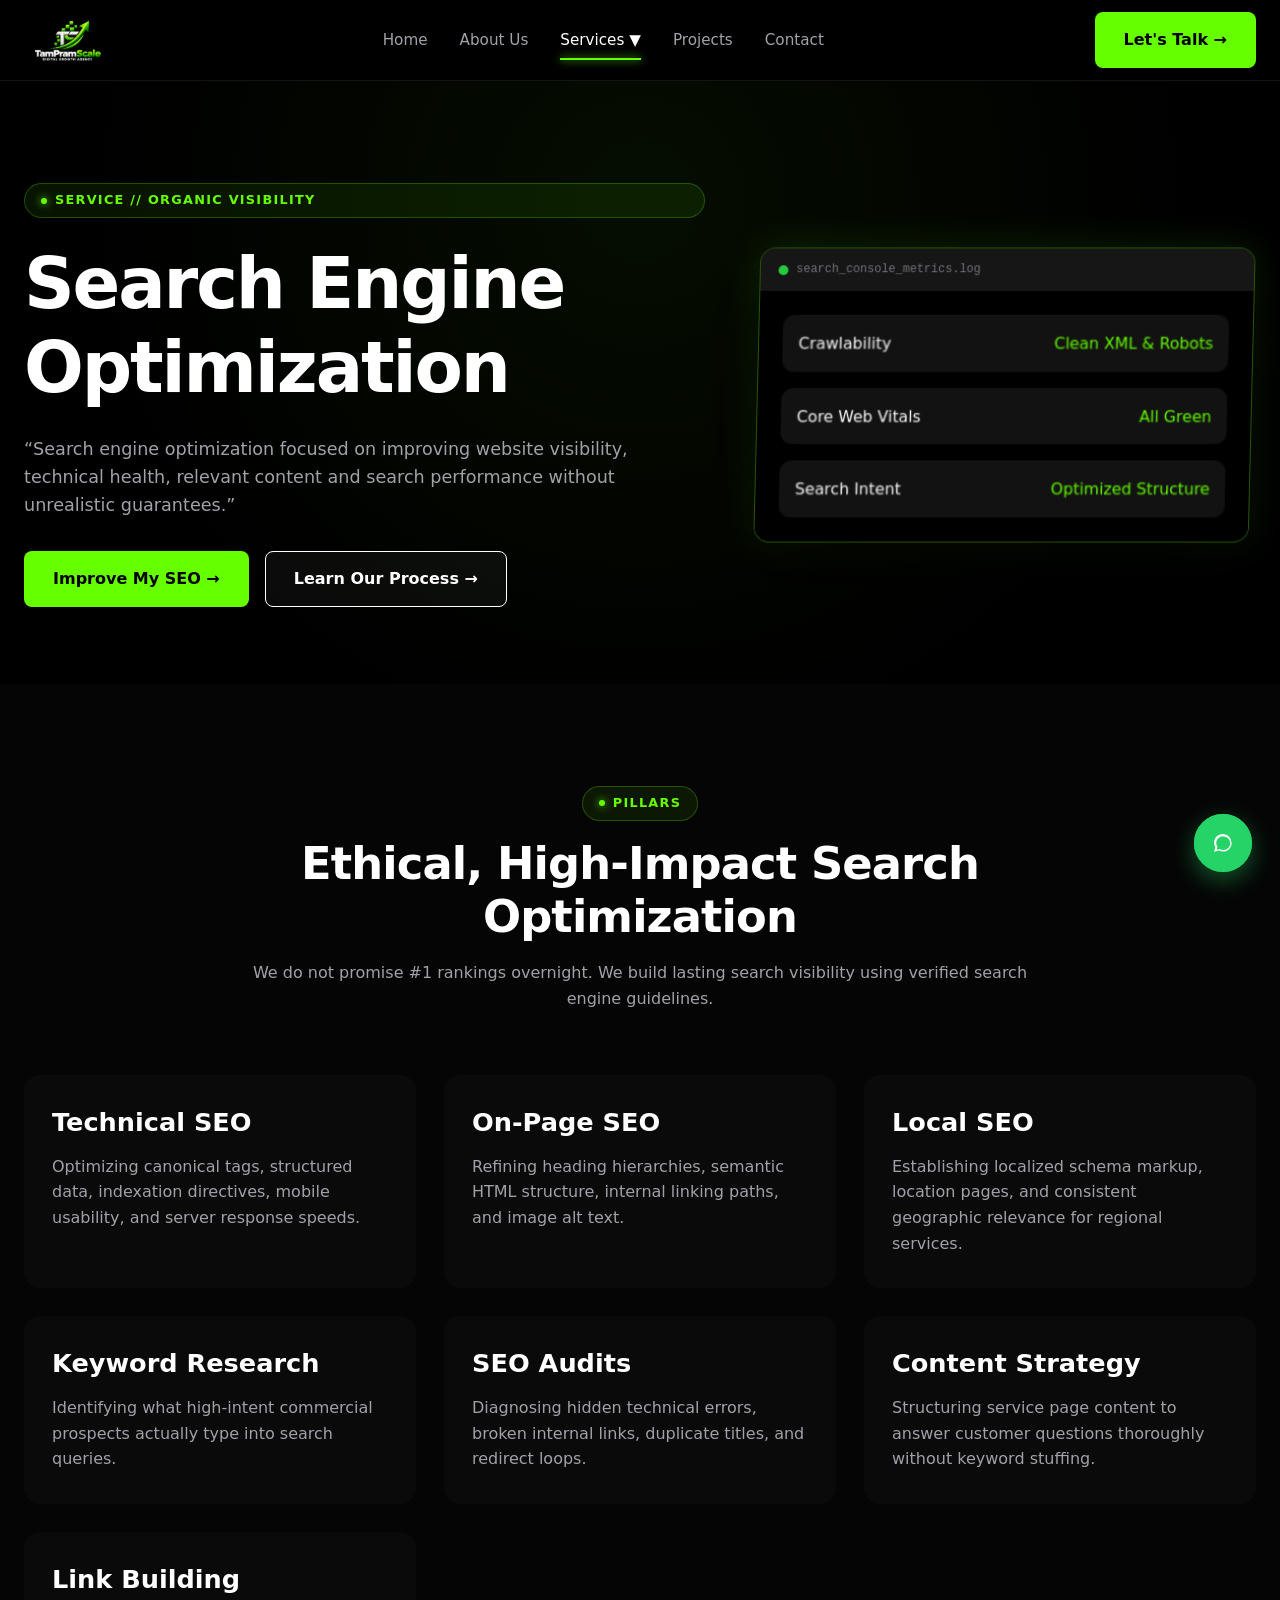
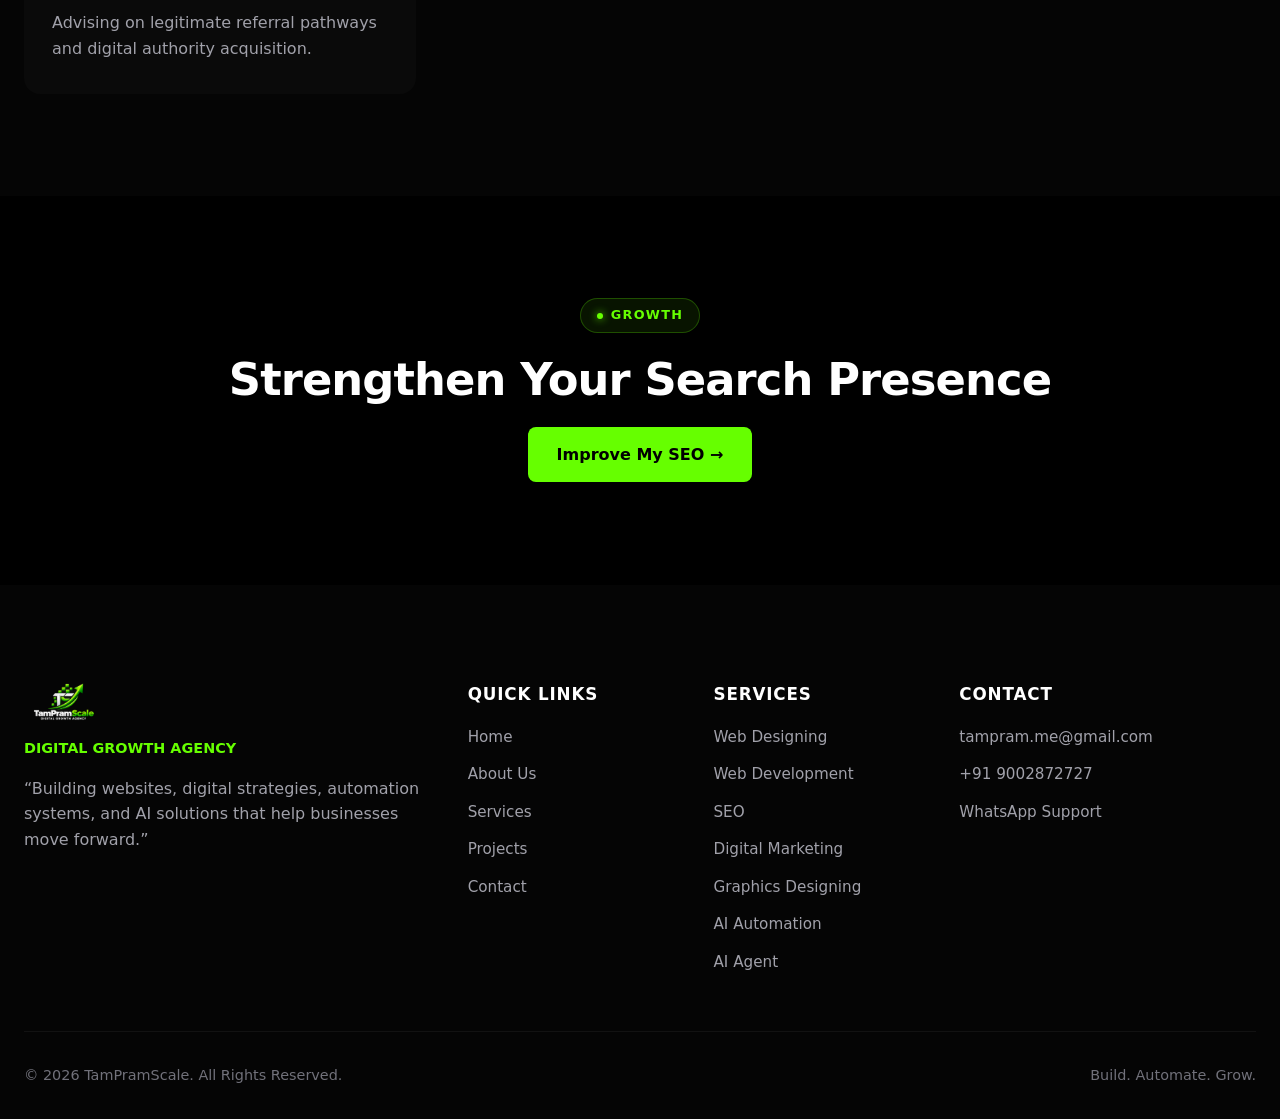
<file: seo/index.html>
<!DOCTYPE html>
<html lang="en">
<head>
  <meta charset="UTF-8">
  <meta name="viewport" content="width=device-width, initial-scale=1.0">
  <title>SEO Services | TamPramScale</title>
  <meta name="description" content="Search engine optimization focused on improving website visibility, technical health, relevant content and search performance without unrealistic guarantees.">
  <link rel="canonical" href="https://tampramme-jpg.github.io/tampramscales/seo/">
  <link rel="stylesheet" href="../assets/css/style.css">
</head>
<body>
  <header class="site-header">
    <div class="container header-container">
      <a href="../" class="brand-logo"><img src="../assets/images/logo.png" alt="TamPramScale Logo" width="180" height="44"></a>
      <nav class="nav-desktop">
        <ul class="nav-links">
          <li class="nav-item"><a href="../" class="nav-link">Home</a></li>
          <li class="nav-item"><a href="../about-us/" class="nav-link">About Us</a></li>
          <li class="nav-item dropdown">
            <a href="../seo/" class="nav-link active">Services ▼</a>
            <ul class="dropdown-menu">
              <li><a href="../web-designing/" class="dropdown-link">Web Designing</a></li>
              <li><a href="../web-development/" class="dropdown-link">Web Development</a></li>
              <li><a href="../seo/" class="dropdown-link">SEO</a></li>
              <li><a href="../digital-marketing/" class="dropdown-link">Digital Marketing</a></li>
              <li><a href="../graphics-designing/" class="dropdown-link">Graphics Designing</a></li>
              <li><a href="../ai-automation/" class="dropdown-link">AI Automation</a></li>
              <li><a href="../ai-agent/" class="dropdown-link">AI Agent</a></li>
            </ul>
          </li>
          <li class="nav-item"><a href="../projects/" class="nav-link">Projects</a></li>
          <li class="nav-item"><a href="../contact/" class="nav-link">Contact</a></li>
        </ul>
      </nav>
      <a href="../contact/" class="btn btn-primary nav-desktop">Let's Talk →</a>
      <button class="mobile-toggle" aria-label="Open Navigation"><span class="hamburger-line"></span><span class="hamburger-line"></span><span class="hamburger-line"></span></button>
    </div>
    <div class="mobile-drawer">
      <ul class="mobile-nav-list">
        <li><a href="../" class="mobile-nav-link">Home</a></li>
        <li><a href="../about-us/" class="mobile-nav-link">About Us</a></li>
        <li>
          <span class="mobile-nav-link" style="color:var(--neon-green)">Services</span>
          <ul class="mobile-submenu">
            <li><a href="../web-designing/">Web Designing</a></li>
            <li><a href="../web-development/">Web Development</a></li>
            <li><a href="../seo/" class="mobile-nav-link" style="color:var(--neon-green)">SEO</a></li>
            <li><a href="../digital-marketing/">Digital Marketing</a></li>
            <li><a href="../graphics-designing/">Graphics Designing</a></li>
            <li><a href="../ai-automation/">AI Automation</a></li>
            <li><a href="../ai-agent/">AI Agent</a></li>
          </ul>
        </li>
        <li><a href="../projects/" class="mobile-nav-link">Projects</a></li>
        <li><a href="../contact/" class="mobile-nav-link">Contact</a></li>
      </ul>
    </div>
  </header>

  <main>
    <section class="hero-section">
      <div class="container hero-grid">
        <div class="hero-content">
          <span class="badge-neon">SERVICE // ORGANIC VISIBILITY</span>
          <h1>Search Engine Optimization</h1>
          <p class="hero-subtext">“Search engine optimization focused on improving website visibility, technical health, relevant content and search performance without unrealistic guarantees.”</p>
          <div class="hero-actions">
            <a href="../contact/" class="btn btn-primary">Improve My SEO →</a>
            <a href="../about-us/" class="btn btn-secondary">Learn Our Process →</a>
          </div>
        </div>
        <div class="browser-mockup-3d">
          <div class="mockup-topbar"><span class="dot dot-green"></span><span style="font-size:0.75rem; color:#71717a; font-family:var(--font-mono);">search_console_metrics.log</span></div>
          <div class="mockup-body">
            <div class="floating-glass-card"><span>Crawlability</span><span style="color:var(--neon-green)">Clean XML &amp; Robots</span></div>
            <div class="floating-glass-card"><span>Core Web Vitals</span><span style="color:var(--neon-green)">All Green</span></div>
            <div class="floating-glass-card"><span>Search Intent</span><span style="color:var(--neon-green)">Optimized Structure</span></div>
          </div>
        </div>
      </div>
    </section>

    <section class="section-padding" style="background:var(--bg-dark-05);">
      <div class="container">
        <div class="section-head">
          <span class="badge-neon">PILLARS</span>
          <h2>Ethical, High-Impact Search Optimization</h2>
          <p>We do not promise #1 rankings overnight. We build lasting search visibility using verified search engine guidelines.</p>
        </div>
        <div class="grid-services">
          <div class="card-prem"><h3>Technical SEO</h3><p>Optimizing canonical tags, structured data, indexation directives, mobile usability, and server response speeds.</p></div>
          <div class="card-prem"><h3>On-Page SEO</h3><p>Refining heading hierarchies, semantic HTML structure, internal linking paths, and image alt text.</p></div>
          <div class="card-prem"><h3>Local SEO</h3><p>Establishing localized schema markup, location pages, and consistent geographic relevance for regional services.</p></div>
          <div class="card-prem"><h3>Keyword Research</h3><p>Identifying what high-intent commercial prospects actually type into search queries.</p></div>
          <div class="card-prem"><h3>SEO Audits</h3><p>Diagnosing hidden technical errors, broken internal links, duplicate titles, and redirect loops.</p></div>
          <div class="card-prem"><h3>Content Strategy</h3><p>Structuring service page content to answer customer questions thoroughly without keyword stuffing.</p></div>
          <div class="card-prem"><h3>Link Building</h3><p>Advising on legitimate referral pathways and digital authority acquisition.</p></div>
        </div>
      </div>
    </section>

    <section class="section-padding" style="text-align:center;">
      <div class="container" style="max-width:860px;">
        <span class="badge-neon">GROWTH</span>
        <h2 style="margin:20px 0;">Strengthen Your Search Presence</h2>
        <a href="../contact/" class="btn btn-primary">Improve My SEO →</a>
      </div>
    </section>
  </main>

  <a href="https://wa.me/919002872727?text=Hello%20TamPramScale%2C%20I%20would%20like%20to%20know%20more%20about%20your%20SEO%20services." class="whatsapp-floating" target="_blank" rel="noopener noreferrer"><div class="whatsapp-bubble"><svg width="28" height="28" viewBox="0 0 24 24" fill="currentColor"><path d="M12.031 6.172c-3.181 0-5.767 2.586-5.768 5.766-.001 1.298.38 2.27 1.019 3.287l-.711 2.598 2.669-.699c.969.54 2.052.83 3.19.831 3.181 0 5.767-2.586 5.768-5.766 0-3.18-2.587-5.767-5.767-5.767zm7.42 5.767c0 4.093-3.328 7.421-7.42 7.421-1.309 0-2.551-.341-3.633-.941l-4.041 1.06 1.079-3.94c-.696-1.127-1.065-2.433-1.065-3.774 0-4.093 3.328-7.421 7.42-7.421s7.42 3.328 7.42 7.421z"/></svg></div></a>
  <!-- FOOTER -->
  <footer class="site-footer">
    <div class="container">
      <div class="footer-grid">
        <div class="footer-col">
          <a href="../" class="footer-logo"><img src="../assets/images/logo.png" alt="TamPramScale Logo" width="180" height="44"></a>
          <span style="color:var(--neon-green); font-size:0.9rem; font-weight:700;">DIGITAL GROWTH AGENCY</span>
          <p>“Building websites, digital strategies, automation systems, and AI solutions that help businesses move forward.”</p>
        </div>
        <div class="footer-col">
          <span class="footer-title">Quick Links</span>
          <ul class="footer-links">
            <li><a href="../">Home</a></li>
            <li><a href="../about-us/">About Us</a></li>
            <li><a href="../web-designing/">Services</a></li>
            <li><a href="../projects/">Projects</a></li>
            <li><a href="../contact/">Contact</a></li>
          </ul>
        </div>
        <div class="footer-col">
          <span class="footer-title">Services</span>
          <ul class="footer-links">
            <li><a href="../web-designing/">Web Designing</a></li>
            <li><a href="../web-development/">Web Development</a></li>
            <li><a href="../seo/">SEO</a></li>
            <li><a href="../digital-marketing/">Digital Marketing</a></li>
            <li><a href="../graphics-designing/">Graphics Designing</a></li>
            <li><a href="../ai-automation/">AI Automation</a></li>
            <li><a href="../ai-agent/">AI Agent</a></li>
          </ul>
        </div>
        <div class="footer-col">
          <span class="footer-title">Contact</span>
          <ul class="footer-links">
            <li><a href="mailto:tampram.me@gmail.com">tampram.me@gmail.com</a></li>
            <li><a href="tel:+919002872727">+91 9002872727</a></li>
            <li><a href="https://wa.me/919002872727" target="_blank" rel="noopener noreferrer">WhatsApp Support</a></li>
          </ul>
        </div>
      </div>
      <div class="footer-bottom">
        <span>© 2026 TamPramScale. All Rights Reserved.</span>
        <span>Build. Automate. Grow.</span>
      </div>
    </div>
  </footer>
  <script src="../assets/js/main.js"></script>
</body>
</html>
</file>
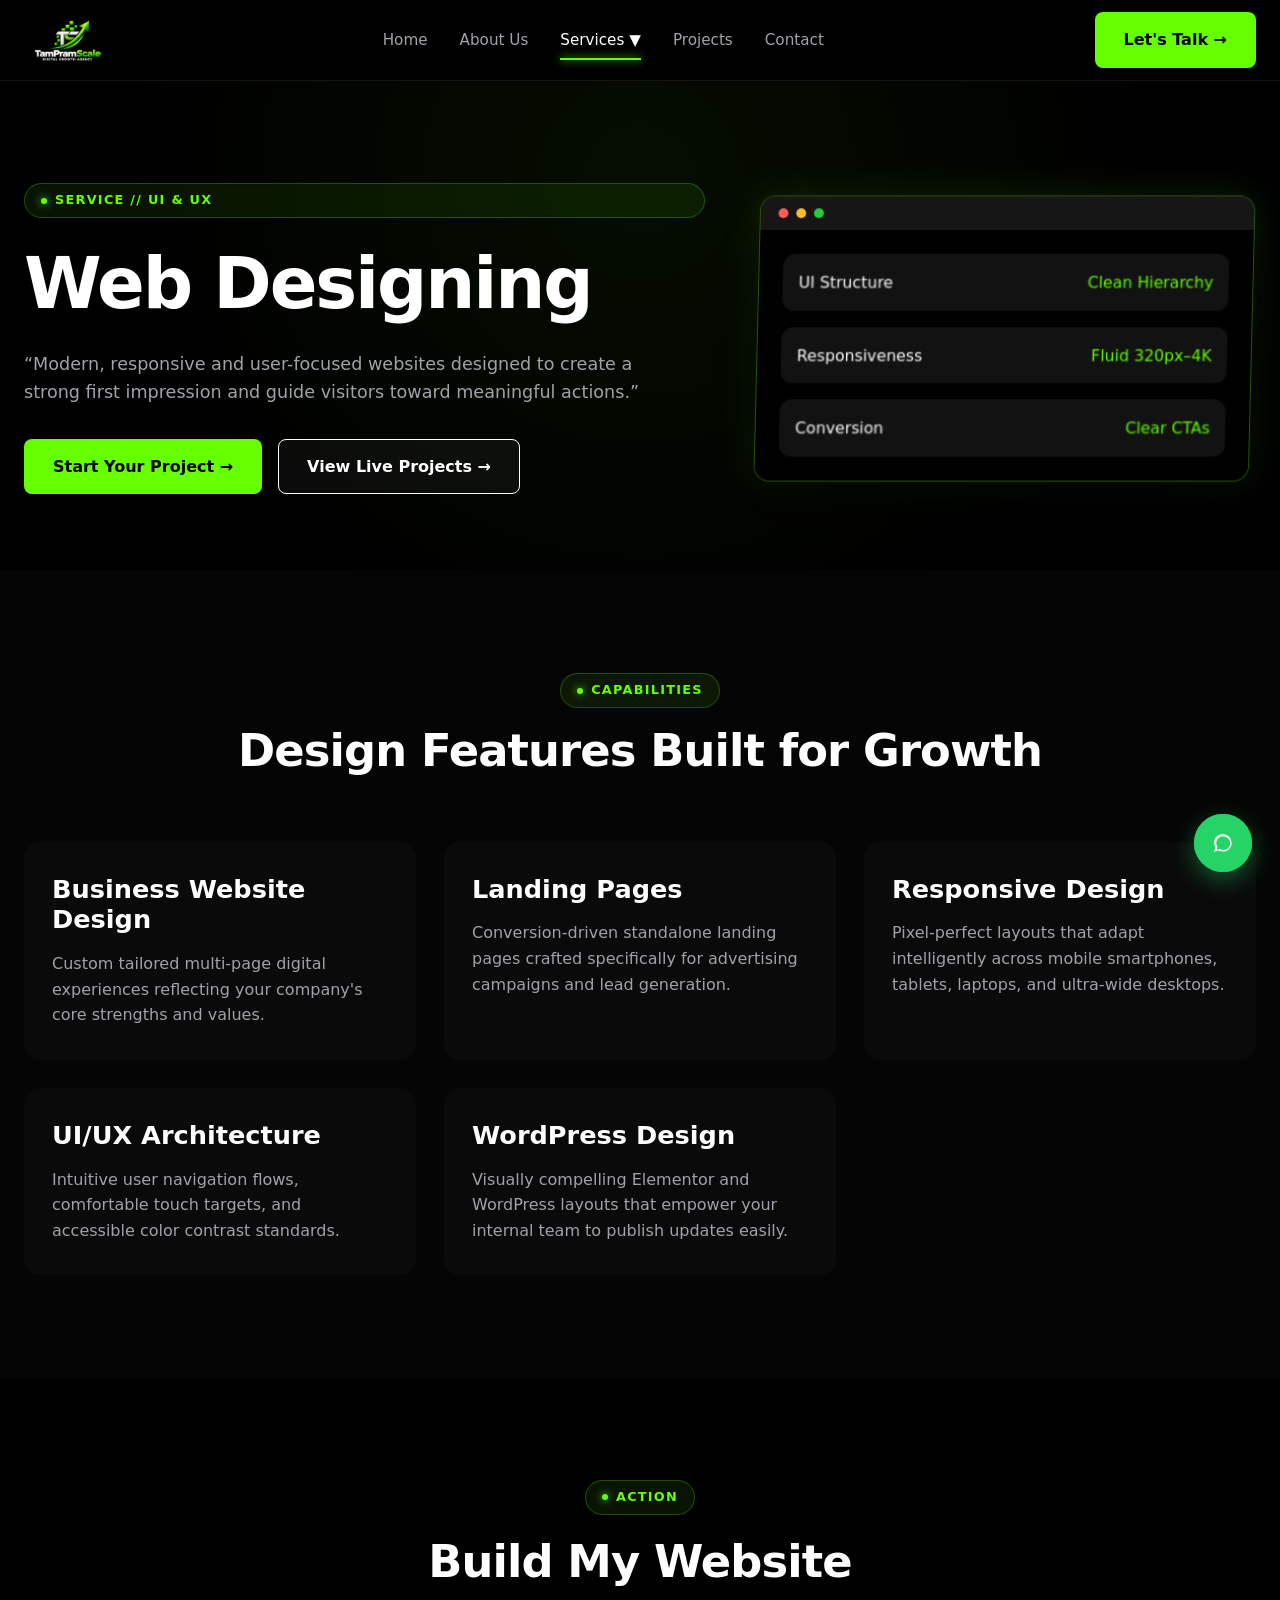
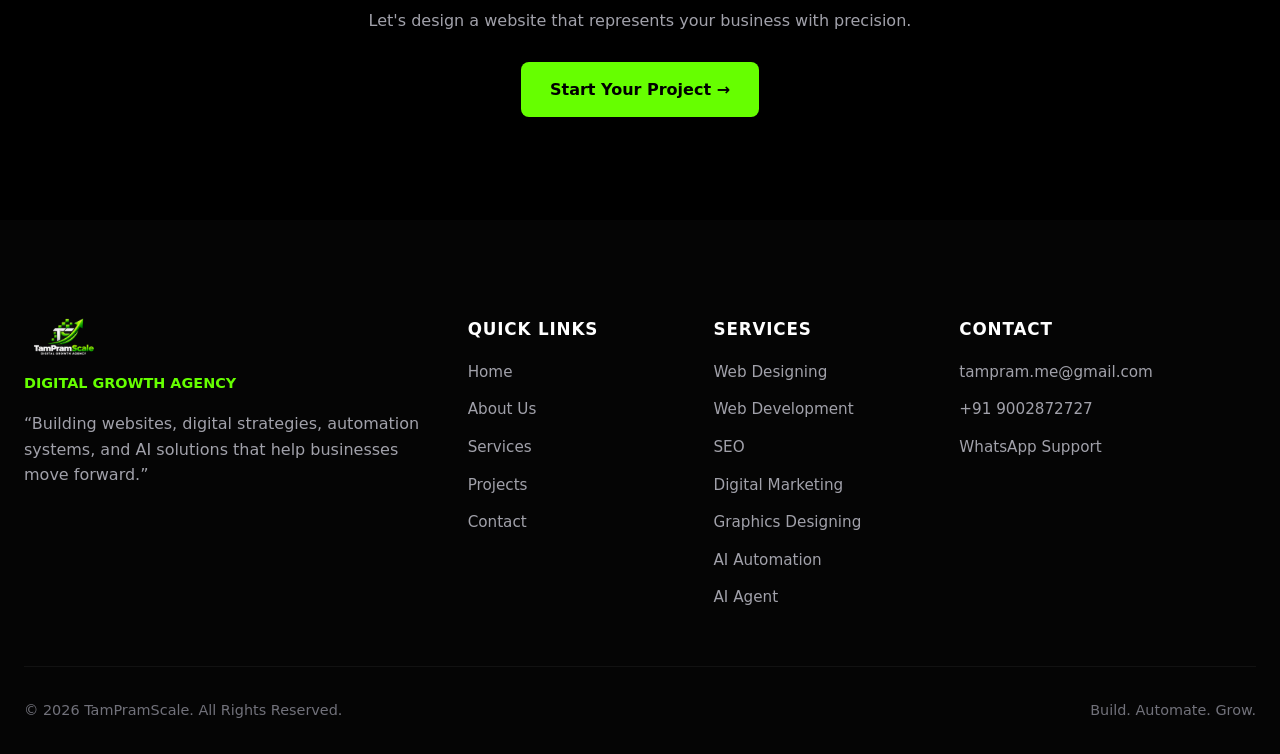
<file: web-designing/index.html>
<!DOCTYPE html>
<html lang="en">
<head>
  <meta charset="UTF-8">
  <meta name="viewport" content="width=device-width, initial-scale=1.0">
  <title>Web Designing Services | TamPramScale</title>
  <meta name="description" content="Modern, responsive and user-focused website design services designed to create a strong first impression and guide visitors toward meaningful actions.">
  <link rel="canonical" href="https://tampramme-jpg.github.io/tampramscales/web-designing/">
  <link rel="stylesheet" href="../assets/css/style.css">
</head>
<body>
  <header class="site-header">
    <div class="container header-container">
      <a href="../" class="brand-logo"><img src="../assets/images/logo.png" alt="TamPramScale Logo" width="180" height="44"></a>
      <nav class="nav-desktop">
        <ul class="nav-links">
          <li class="nav-item"><a href="../" class="nav-link">Home</a></li>
          <li class="nav-item"><a href="../about-us/" class="nav-link">About Us</a></li>
          <li class="nav-item dropdown">
            <a href="../web-designing/" class="nav-link active">Services ▼</a>
            <ul class="dropdown-menu">
              <li><a href="../web-designing/" class="dropdown-link">Web Designing</a></li>
              <li><a href="../web-development/" class="dropdown-link">Web Development</a></li>
              <li><a href="../seo/" class="dropdown-link">SEO</a></li>
              <li><a href="../digital-marketing/" class="dropdown-link">Digital Marketing</a></li>
              <li><a href="../graphics-designing/" class="dropdown-link">Graphics Designing</a></li>
              <li><a href="../ai-automation/" class="dropdown-link">AI Automation</a></li>
              <li><a href="../ai-agent/" class="dropdown-link">AI Agent</a></li>
            </ul>
          </li>
          <li class="nav-item"><a href="../projects/" class="nav-link">Projects</a></li>
          <li class="nav-item"><a href="../contact/" class="nav-link">Contact</a></li>
        </ul>
      </nav>
      <a href="../contact/" class="btn btn-primary nav-desktop">Let's Talk →</a>
      <button class="mobile-toggle" aria-label="Open Navigation"><span class="hamburger-line"></span><span class="hamburger-line"></span><span class="hamburger-line"></span></button>
    </div>
    <div class="mobile-drawer">
      <ul class="mobile-nav-list">
        <li><a href="../" class="mobile-nav-link">Home</a></li>
        <li><a href="../about-us/" class="mobile-nav-link">About Us</a></li>
        <li>
          <span class="mobile-nav-link" style="color:var(--neon-green)">Services</span>
          <ul class="mobile-submenu">
            <li><a href="../web-designing/" class="mobile-nav-link" style="color:var(--neon-green)">Web Designing</a></li>
            <li><a href="../web-development/">Web Development</a></li>
            <li><a href="../seo/">SEO</a></li>
            <li><a href="../digital-marketing/">Digital Marketing</a></li>
            <li><a href="../graphics-designing/">Graphics Designing</a></li>
            <li><a href="../ai-automation/">AI Automation</a></li>
            <li><a href="../ai-agent/">AI Agent</a></li>
          </ul>
        </li>
        <li><a href="../projects/" class="mobile-nav-link">Projects</a></li>
        <li><a href="../contact/" class="mobile-nav-link">Contact</a></li>
      </ul>
    </div>
  </header>

  <main>
    <section class="hero-section">
      <div class="container hero-grid">
        <div class="hero-content">
          <span class="badge-neon">SERVICE // UI &amp; UX</span>
          <h1>Web Designing</h1>
          <p class="hero-subtext">“Modern, responsive and user-focused websites designed to create a strong first impression and guide visitors toward meaningful actions.”</p>
          <div class="hero-actions">
            <a href="../contact/" class="btn btn-primary">Start Your Project →</a>
            <a href="../projects/" class="btn btn-secondary">View Live Projects →</a>
          </div>
        </div>
        <div class="browser-mockup-3d">
          <div class="mockup-topbar"><span class="dot dot-red"></span><span class="dot dot-yellow"></span><span class="dot dot-green"></span></div>
          <div class="mockup-body">
            <div class="floating-glass-card"><span>UI Structure</span><span style="color:var(--neon-green)">Clean Hierarchy</span></div>
            <div class="floating-glass-card"><span>Responsiveness</span><span style="color:var(--neon-green)">Fluid 320px–4K</span></div>
            <div class="floating-glass-card"><span>Conversion</span><span style="color:var(--neon-green)">Clear CTAs</span></div>
          </div>
        </div>
      </div>
    </section>

    <section class="section-padding" style="background:var(--bg-dark-05);">
      <div class="container">
        <div class="section-head">
          <span class="badge-neon">CAPABILITIES</span>
          <h2>Design Features Built for Growth</h2>
        </div>
        <div class="grid-services">
          <div class="card-prem"><h3>Business Website Design</h3><p>Custom tailored multi-page digital experiences reflecting your company's core strengths and values.</p></div>
          <div class="card-prem"><h3>Landing Pages</h3><p>Conversion-driven standalone landing pages crafted specifically for advertising campaigns and lead generation.</p></div>
          <div class="card-prem"><h3>Responsive Design</h3><p>Pixel-perfect layouts that adapt intelligently across mobile smartphones, tablets, laptops, and ultra-wide desktops.</p></div>
          <div class="card-prem"><h3>UI/UX Architecture</h3><p>Intuitive user navigation flows, comfortable touch targets, and accessible color contrast standards.</p></div>
          <div class="card-prem"><h3>WordPress Design</h3><p>Visually compelling Elementor and WordPress layouts that empower your internal team to publish updates easily.</p></div>
        </div>
      </div>
    </section>

    <section class="section-padding">
      <div class="container" style="max-width:860px; text-align:center;">
        <span class="badge-neon">ACTION</span>
        <h2 style="margin:20px 0;">Build My Website</h2>
        <p style="margin-bottom:28px;">Let's design a website that represents your business with precision.</p>
        <a href="../contact/" class="btn btn-primary">Start Your Project →</a>
      </div>
    </section>
  </main>

  <a href="https://wa.me/919002872727?text=Hello%20TamPramScale%2C%20I%20would%20like%20to%20know%20more%20about%20your%20Web%20Design%20services." class="whatsapp-floating" target="_blank" rel="noopener noreferrer"><div class="whatsapp-bubble"><svg width="28" height="28" viewBox="0 0 24 24" fill="currentColor"><path d="M12.031 6.172c-3.181 0-5.767 2.586-5.768 5.766-.001 1.298.38 2.27 1.019 3.287l-.711 2.598 2.669-.699c.969.54 2.052.83 3.19.831 3.181 0 5.767-2.586 5.768-5.766 0-3.18-2.587-5.767-5.767-5.767zm7.42 5.767c0 4.093-3.328 7.421-7.42 7.421-1.309 0-2.551-.341-3.633-.941l-4.041 1.06 1.079-3.94c-.696-1.127-1.065-2.433-1.065-3.774 0-4.093 3.328-7.421 7.42-7.421s7.42 3.328 7.42 7.421z"/></svg></div></a>
  <!-- FOOTER -->
  <footer class="site-footer">
    <div class="container">
      <div class="footer-grid">
        <div class="footer-col">
          <a href="../" class="footer-logo"><img src="../assets/images/logo.png" alt="TamPramScale Logo" width="180" height="44"></a>
          <span style="color:var(--neon-green); font-size:0.9rem; font-weight:700;">DIGITAL GROWTH AGENCY</span>
          <p>“Building websites, digital strategies, automation systems, and AI solutions that help businesses move forward.”</p>
        </div>
        <div class="footer-col">
          <span class="footer-title">Quick Links</span>
          <ul class="footer-links">
            <li><a href="../">Home</a></li>
            <li><a href="../about-us/">About Us</a></li>
            <li><a href="../web-designing/">Services</a></li>
            <li><a href="../projects/">Projects</a></li>
            <li><a href="../contact/">Contact</a></li>
          </ul>
        </div>
        <div class="footer-col">
          <span class="footer-title">Services</span>
          <ul class="footer-links">
            <li><a href="../web-designing/">Web Designing</a></li>
            <li><a href="../web-development/">Web Development</a></li>
            <li><a href="../seo/">SEO</a></li>
            <li><a href="../digital-marketing/">Digital Marketing</a></li>
            <li><a href="../graphics-designing/">Graphics Designing</a></li>
            <li><a href="../ai-automation/">AI Automation</a></li>
            <li><a href="../ai-agent/">AI Agent</a></li>
          </ul>
        </div>
        <div class="footer-col">
          <span class="footer-title">Contact</span>
          <ul class="footer-links">
            <li><a href="mailto:tampram.me@gmail.com">tampram.me@gmail.com</a></li>
            <li><a href="tel:+919002872727">+91 9002872727</a></li>
            <li><a href="https://wa.me/919002872727" target="_blank" rel="noopener noreferrer">WhatsApp Support</a></li>
          </ul>
        </div>
      </div>
      <div class="footer-bottom">
        <span>© 2026 TamPramScale. All Rights Reserved.</span>
        <span>Build. Automate. Grow.</span>
      </div>
    </div>
  </footer>
  <script src="../assets/js/main.js"></script>
</body>
</html>
</file>
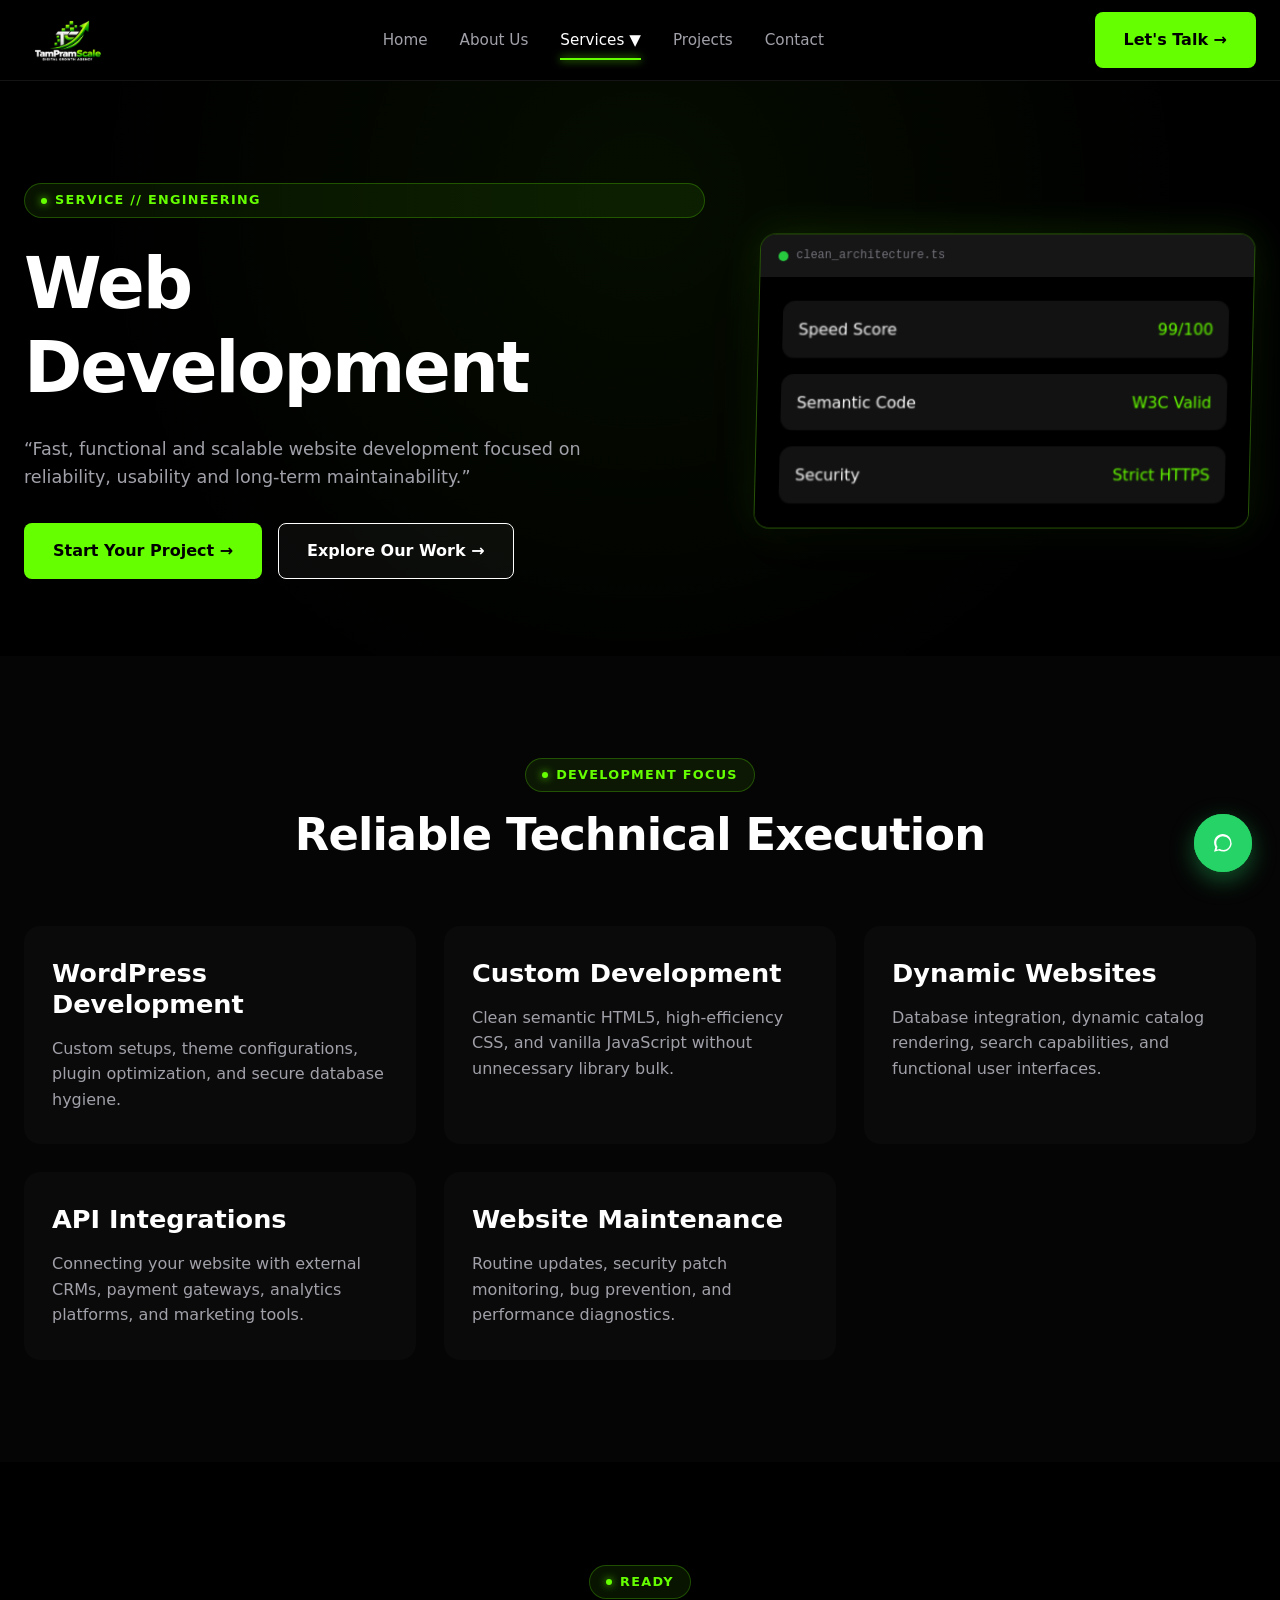
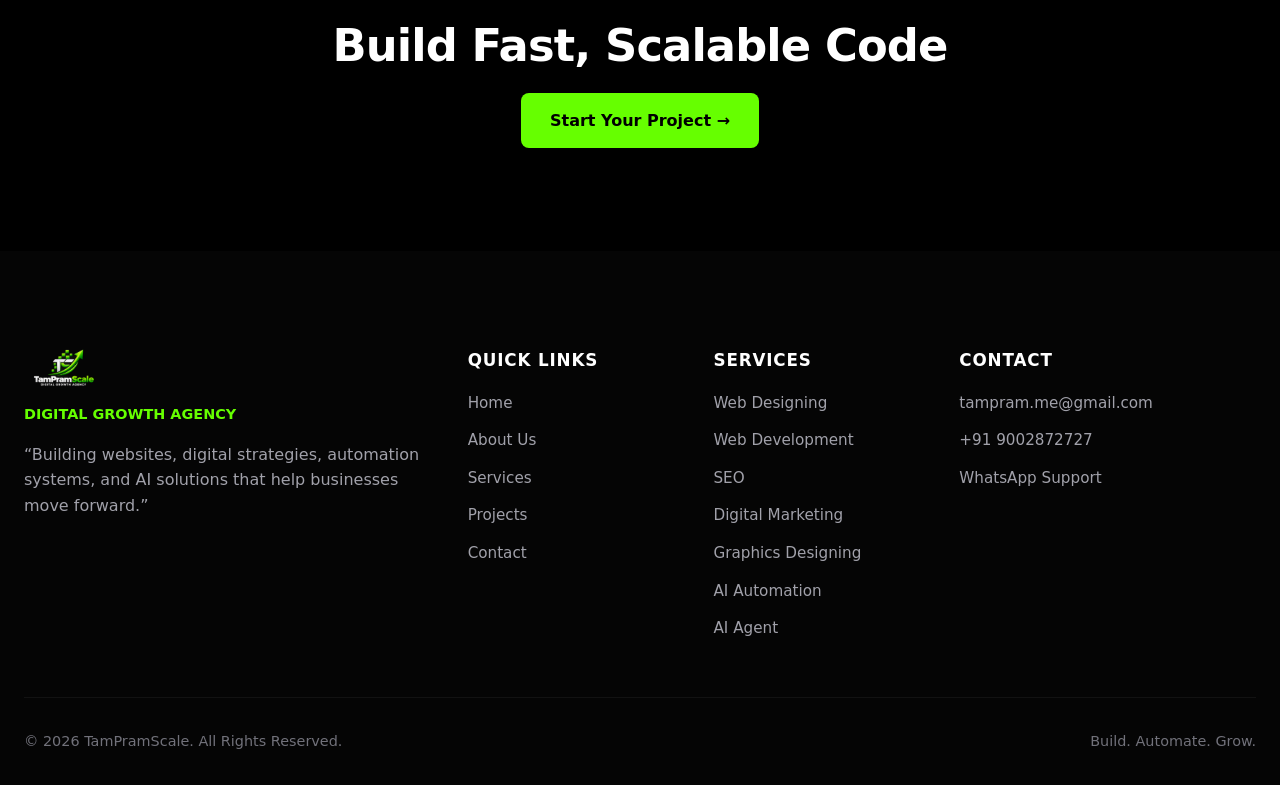
<file: web-development/index.html>
<!DOCTYPE html>
<html lang="en">
<head>
  <meta charset="UTF-8">
  <meta name="viewport" content="width=device-width, initial-scale=1.0">
  <title>Web Development Services | TamPramScale</title>
  <meta name="description" content="Fast, functional and scalable website development focused on reliability, usability and long-term maintainability.">
  <link rel="canonical" href="https://tampramme-jpg.github.io/tampramscales/web-development/">
  <link rel="stylesheet" href="../assets/css/style.css">
</head>
<body>
  <header class="site-header">
    <div class="container header-container">
      <a href="../" class="brand-logo"><img src="../assets/images/logo.png" alt="TamPramScale Logo" width="180" height="44"></a>
      <nav class="nav-desktop">
        <ul class="nav-links">
          <li class="nav-item"><a href="../" class="nav-link">Home</a></li>
          <li class="nav-item"><a href="../about-us/" class="nav-link">About Us</a></li>
          <li class="nav-item dropdown">
            <a href="../web-development/" class="nav-link active">Services ▼</a>
            <ul class="dropdown-menu">
              <li><a href="../web-designing/" class="dropdown-link">Web Designing</a></li>
              <li><a href="../web-development/" class="dropdown-link">Web Development</a></li>
              <li><a href="../seo/" class="dropdown-link">SEO</a></li>
              <li><a href="../digital-marketing/" class="dropdown-link">Digital Marketing</a></li>
              <li><a href="../graphics-designing/" class="dropdown-link">Graphics Designing</a></li>
              <li><a href="../ai-automation/" class="dropdown-link">AI Automation</a></li>
              <li><a href="../ai-agent/" class="dropdown-link">AI Agent</a></li>
            </ul>
          </li>
          <li class="nav-item"><a href="../projects/" class="nav-link">Projects</a></li>
          <li class="nav-item"><a href="../contact/" class="nav-link">Contact</a></li>
        </ul>
      </nav>
      <a href="../contact/" class="btn btn-primary nav-desktop">Let's Talk →</a>
      <button class="mobile-toggle" aria-label="Open Navigation"><span class="hamburger-line"></span><span class="hamburger-line"></span><span class="hamburger-line"></span></button>
    </div>
    <div class="mobile-drawer">
      <ul class="mobile-nav-list">
        <li><a href="../" class="mobile-nav-link">Home</a></li>
        <li><a href="../about-us/" class="mobile-nav-link">About Us</a></li>
        <li>
          <span class="mobile-nav-link" style="color:var(--neon-green)">Services</span>
          <ul class="mobile-submenu">
            <li><a href="../web-designing/">Web Designing</a></li>
            <li><a href="../web-development/" class="mobile-nav-link" style="color:var(--neon-green)">Web Development</a></li>
            <li><a href="../seo/">SEO</a></li>
            <li><a href="../digital-marketing/">Digital Marketing</a></li>
            <li><a href="../graphics-designing/">Graphics Designing</a></li>
            <li><a href="../ai-automation/">AI Automation</a></li>
            <li><a href="../ai-agent/">AI Agent</a></li>
          </ul>
        </li>
        <li><a href="../projects/" class="mobile-nav-link">Projects</a></li>
        <li><a href="../contact/" class="mobile-nav-link">Contact</a></li>
      </ul>
    </div>
  </header>

  <main>
    <section class="hero-section">
      <div class="container hero-grid">
        <div class="hero-content">
          <span class="badge-neon">SERVICE // ENGINEERING</span>
          <h1>Web Development</h1>
          <p class="hero-subtext">“Fast, functional and scalable website development focused on reliability, usability and long-term maintainability.”</p>
          <div class="hero-actions">
            <a href="../contact/" class="btn btn-primary">Start Your Project →</a>
            <a href="../projects/" class="btn btn-secondary">Explore Our Work →</a>
          </div>
        </div>
        <div class="browser-mockup-3d">
          <div class="mockup-topbar"><span class="dot dot-green"></span><span style="font-size:0.75rem; color:#71717a; font-family:var(--font-mono);">clean_architecture.ts</span></div>
          <div class="mockup-body">
            <div class="floating-glass-card"><span>Speed Score</span><span style="color:var(--neon-green)">99/100</span></div>
            <div class="floating-glass-card"><span>Semantic Code</span><span style="color:var(--neon-green)">W3C Valid</span></div>
            <div class="floating-glass-card"><span>Security</span><span style="color:var(--neon-green)">Strict HTTPS</span></div>
          </div>
        </div>
      </div>
    </section>

    <section class="section-padding" style="background:var(--bg-dark-05);">
      <div class="container">
        <div class="section-head">
          <span class="badge-neon">DEVELOPMENT FOCUS</span>
          <h2>Reliable Technical Execution</h2>
        </div>
        <div class="grid-services">
          <div class="card-prem"><h3>WordPress Development</h3><p>Custom setups, theme configurations, plugin optimization, and secure database hygiene.</p></div>
          <div class="card-prem"><h3>Custom Development</h3><p>Clean semantic HTML5, high-efficiency CSS, and vanilla JavaScript without unnecessary library bulk.</p></div>
          <div class="card-prem"><h3>Dynamic Websites</h3><p>Database integration, dynamic catalog rendering, search capabilities, and functional user interfaces.</p></div>
          <div class="card-prem"><h3>API Integrations</h3><p>Connecting your website with external CRMs, payment gateways, analytics platforms, and marketing tools.</p></div>
          <div class="card-prem"><h3>Website Maintenance</h3><p>Routine updates, security patch monitoring, bug prevention, and performance diagnostics.</p></div>
        </div>
      </div>
    </section>

    <section class="section-padding" style="text-align:center;">
      <div class="container" style="max-width:860px;">
        <span class="badge-neon">READY</span>
        <h2 style="margin:20px 0;">Build Fast, Scalable Code</h2>
        <a href="../contact/" class="btn btn-primary">Start Your Project →</a>
      </div>
    </section>
  </main>

  <a href="https://wa.me/919002872727?text=Hello%20TamPramScale%2C%20I%20would%20like%20to%20know%20more%20about%20your%20Web%20Development%20services." class="whatsapp-floating" target="_blank" rel="noopener noreferrer"><div class="whatsapp-bubble"><svg width="28" height="28" viewBox="0 0 24 24" fill="currentColor"><path d="M12.031 6.172c-3.181 0-5.767 2.586-5.768 5.766-.001 1.298.38 2.27 1.019 3.287l-.711 2.598 2.669-.699c.969.54 2.052.83 3.19.831 3.181 0 5.767-2.586 5.768-5.766 0-3.18-2.587-5.767-5.767-5.767zm7.42 5.767c0 4.093-3.328 7.421-7.42 7.421-1.309 0-2.551-.341-3.633-.941l-4.041 1.06 1.079-3.94c-.696-1.127-1.065-2.433-1.065-3.774 0-4.093 3.328-7.421 7.42-7.421s7.42 3.328 7.42 7.421z"/></svg></div></a>
  <!-- FOOTER -->
  <footer class="site-footer">
    <div class="container">
      <div class="footer-grid">
        <div class="footer-col">
          <a href="../" class="footer-logo"><img src="../assets/images/logo.png" alt="TamPramScale Logo" width="180" height="44"></a>
          <span style="color:var(--neon-green); font-size:0.9rem; font-weight:700;">DIGITAL GROWTH AGENCY</span>
          <p>“Building websites, digital strategies, automation systems, and AI solutions that help businesses move forward.”</p>
        </div>
        <div class="footer-col">
          <span class="footer-title">Quick Links</span>
          <ul class="footer-links">
            <li><a href="../">Home</a></li>
            <li><a href="../about-us/">About Us</a></li>
            <li><a href="../web-designing/">Services</a></li>
            <li><a href="../projects/">Projects</a></li>
            <li><a href="../contact/">Contact</a></li>
          </ul>
        </div>
        <div class="footer-col">
          <span class="footer-title">Services</span>
          <ul class="footer-links">
            <li><a href="../web-designing/">Web Designing</a></li>
            <li><a href="../web-development/">Web Development</a></li>
            <li><a href="../seo/">SEO</a></li>
            <li><a href="../digital-marketing/">Digital Marketing</a></li>
            <li><a href="../graphics-designing/">Graphics Designing</a></li>
            <li><a href="../ai-automation/">AI Automation</a></li>
            <li><a href="../ai-agent/">AI Agent</a></li>
          </ul>
        </div>
        <div class="footer-col">
          <span class="footer-title">Contact</span>
          <ul class="footer-links">
            <li><a href="mailto:tampram.me@gmail.com">tampram.me@gmail.com</a></li>
            <li><a href="tel:+919002872727">+91 9002872727</a></li>
            <li><a href="https://wa.me/919002872727" target="_blank" rel="noopener noreferrer">WhatsApp Support</a></li>
          </ul>
        </div>
      </div>
      <div class="footer-bottom">
        <span>© 2026 TamPramScale. All Rights Reserved.</span>
        <span>Build. Automate. Grow.</span>
      </div>
    </div>
  </footer>
  <script src="../assets/js/main.js"></script>
</body>
</html>
</file>
<file: assets/css/style.css>
/* ==========================================================================
   TAMPRAMSCALE — DIGITAL GROWTH AGENCY
   Core Production Stylesheet | Black + Neon-Green (#66FF00)
   ========================================================================== */

:root {
  --bg-black: #000000;
  --bg-dark-05: #050505;
  --bg-dark-0a: #0a0a0a;
  --bg-dark-11: #111111;
  --bg-dark-16: #161616;
  --bg-dark-22: #222222;

  --text-white: #ffffff;
  --text-gray-100: #f4f4f5;
  --text-gray-400: #a1a1aa;
  --text-gray-600: #71717a;

  --neon-green: #66ff00;
  --neon-green-glow: rgba(102, 255, 0, 0.35);
  --neon-green-subtle: rgba(102, 255, 0, 0.08);
  --neon-green-border: rgba(102, 255, 0, 0.25);

  --glass-bg: rgba(16, 16, 16, 0.75);
  --glass-border: rgba(255, 255, 255, 0.08);

  --font-sans: 'Plus Jakarta Sans', system-ui, -apple-system, BlinkMacSystemFont, 'Segoe UI', Roboto, sans-serif;
  --font-mono: 'JetBrains Mono', monospace;

  --container-max: 1600px;
  --transition-smooth: all 0.3s cubic-bezier(0.16, 1, 0.3, 1);
  --transition-bounce: all 0.4s cubic-bezier(0.34, 1.56, 0.64, 1);
}

/* 1. Global Reset & Baseline (Strict: Zero White Border/Strip) */
*, *::before, *::after {
  box-sizing: border-box;
  margin: 0;
  padding: 0;
}

html, body {
  width: 100%;
  min-height: 100%;
  background-color: var(--bg-black);
  color: var(--text-white);
  font-family: var(--font-sans);
  line-height: 1.6;
  -webkit-font-smoothing: antialiased;
  -moz-osx-font-smoothing: grayscale;
  overflow-x: hidden;
}

img, svg, picture {
  display: block;
  max-width: 100%;
  height: auto;
}

a {
  color: inherit;
  text-decoration: none;
  transition: var(--transition-smooth);
}

/* Custom Accessible Focus States */
:focus-visible {
  outline: 2px solid var(--neon-green);
  outline-offset: 4px;
}

/* Fluid Layout Container */
.container {
  width: min(var(--container-max), calc(100% - 48px));
  margin-inline: auto;
}

@media (max-width: 640px) {
  .container {
    width: calc(100% - 32px);
  }
}

/* Typography Hierarchy */
h1, h2, h3, h4 {
  color: var(--text-white);
  font-weight: 700;
  line-height: 1.2;
}

h1 {
  font-size: clamp(2.4rem, 5.5vw, 4.75rem);
  letter-spacing: -0.03em;
}

h2 {
  font-size: clamp(1.85rem, 3.5vw, 3rem);
  letter-spacing: -0.02em;
}

h3 {
  font-size: clamp(1.25rem, 2vw, 1.75rem);
}

p {
  color: var(--text-gray-400);
  font-size: clamp(1rem, 1.1vw, 1.125rem);
}

/* Badges & Accents */
.badge-neon {
  display: inline-flex;
  align-items: center;
  gap: 8px;
  background: var(--neon-green-subtle);
  border: 1px solid var(--neon-green-border);
  color: var(--neon-green);
  padding: 6px 16px;
  border-radius: 999px;
  font-size: 0.8rem;
  font-weight: 700;
  letter-spacing: 0.1em;
  text-transform: uppercase;
}

.badge-neon::before {
  content: '';
  width: 6px;
  height: 6px;
  background: var(--neon-green);
  border-radius: 50%;
  box-shadow: 0 0 8px var(--neon-green);
}

/* Buttons */
.btn {
  display: inline-flex;
  align-items: center;
  justify-content: center;
  gap: 10px;
  padding: 14px 28px;
  border-radius: 8px;
  font-weight: 600;
  font-size: 1rem;
  cursor: pointer;
  border: 1px solid transparent;
  transition: var(--transition-smooth);
}

.btn-primary {
  background: var(--neon-green);
  color: var(--bg-black);
}

.btn-primary:hover {
  background: #ffffff;
  color: #000000;
  transform: translateY(-2px);
  box-shadow: 0 10px 25px rgba(102, 255, 0, 0.35);
}

.btn-secondary {
  background: rgba(255, 255, 255, 0.04);
  color: var(--text-white);
  border-color: var(--border-dim);
}

.btn-secondary:hover {
  background: rgba(255, 255, 255, 0.08);
  border-color: var(--neon-green);
  color: var(--neon-green);
  transform: translateY(-2px);
}

/* ==========================================================================
   2. HEADER & NAVIGATION
   ========================================================================== */
.site-header {
  position: sticky;
  top: 0;
  z-index: 1000;
  background: rgba(0, 0, 0, 0.85);
  backdrop-filter: blur(16px);
  -webkit-backdrop-filter: blur(16px);
  border-bottom: 1px solid var(--glass-border);
  transition: var(--transition-smooth);
}

.site-header.scrolled {
  border-bottom-color: rgba(102, 255, 0, 0.2);
  box-shadow: 0 10px 30px rgba(0, 0, 0, 0.8);
}

.header-container {
  display: flex;
  align-items: center;
  justify-content: space-between;
  height: 80px;
}

.brand-logo {
  display: flex;
  align-items: center;
  text-decoration: none;
}

.brand-logo img {
  height: 44px;
  width: auto;
  object-fit: contain;
}

.nav-links {
  display: flex;
  align-items: center;
  list-style: none;
  gap: 32px;
}

.nav-item {
  position: relative;
}

.nav-link {
  color: var(--text-gray-400);
  font-weight: 500;
  font-size: 0.95rem;
  padding: 8px 0;
  display: flex;
  align-items: center;
  gap: 4px;
}

.nav-link:hover,
.nav-link.active {
  color: var(--text-white);
}

.nav-link.active::after {
  content: '';
  position: absolute;
  bottom: 0;
  left: 0;
  width: 100%;
  height: 2px;
  background: var(--neon-green);
  box-shadow: 0 0 8px var(--neon-green);
}

/* Services Dropdown */
.dropdown-menu {
  position: absolute;
  top: 100%;
  left: -20px;
  width: 260px;
  background: var(--bg-dark-0a);
  border: 1px solid var(--border-dim);
  border-radius: 12px;
  padding: 12px;
  box-shadow: 0 20px 40px rgba(0, 0, 0, 0.9);
  opacity: 0;
  visibility: hidden;
  transform: translateY(12px);
  transition: var(--transition-smooth);
  list-style: none;
}

.nav-item.dropdown:hover .dropdown-menu,
.nav-item.dropdown:focus-within .dropdown-menu {
  opacity: 1;
  visibility: visible;
  transform: translateY(0);
}

.dropdown-link {
  display: block;
  padding: 10px 14px;
  color: var(--text-gray-400);
  border-radius: 6px;
  font-size: 0.9rem;
  font-weight: 500;
}

.dropdown-link:hover {
  background: var(--neon-green-subtle);
  color: var(--neon-green);
  transform: translateX(4px);
}

/* ==========================================================================
   MOBILE HAMBURGER & DRAWER
   ========================================================================== */

/* 1. Desktop default: Hide both the button and the drawer */
.mobile-toggle {
  display: none;
  background: transparent;
  border: none;
  cursor: pointer;
  padding: 8px;
  color: var(--text-white);
}

.hamburger-line {
  display: block;
  width: 24px;
  height: 2px;
  background: #ffffff;
  margin: 5px 0;
  transition: var(--transition-smooth);
}

.mobile-drawer {
  display: none; /* Keeps the mobile menu completely hidden on desktop */
}

/* 2. Under 1024px: Activate mobile menu */
@media (max-width: 1024px) {
  .mobile-toggle {
    display: block;
  }

  .nav-desktop {
    display: none;
  }

  .mobile-drawer {
    display: block;
    position: fixed;
    top: 80px;
    left: 0;
    width: 100%;
    height: calc(100vh - 80px);
    background: #000000;
    border-top: 1px solid var(--border-dim);
    padding: 32px 24px;
    transform: translateX(-100%);
    transition: transform 0.35s cubic-bezier(0.16, 1, 0.3, 1);
    overflow-y: auto;
    z-index: 999;
  }

  .mobile-drawer.open {
    transform: translateX(0);
  }

  .mobile-nav-list {
    list-style: none;
    display: flex;
    flex-direction: column;
    gap: 16px;
  }

  .mobile-nav-link {
    font-size: 1.25rem;
    font-weight: 600;
    color: var(--text-gray-100);
    display: block;
    padding: 8px 0;
  }

  .mobile-submenu {
    list-style: none;
    padding-left: 16px;
    margin-top: 8px;
    display: flex;
    flex-direction: column;
    gap: 12px;
    border-left: 2px solid var(--border-dim);
  }

  .mobile-submenu a {
    color: var(--text-gray-400);
    font-size: 1rem;
  }
}

/* ==========================================================================
   3. HERO SECTION & 3D HARDWARE-ACCELERATED VISUALS
   ========================================================================== */
.hero-section {
  position: relative;
  padding: clamp(60px, 8vw, 120px) 0 clamp(40px, 6vw, 80px);
  overflow: hidden;
  background: radial-gradient(circle at 50% 20%, rgba(102, 255, 0, 0.05) 0%, transparent 70%);
}

.hero-grid {
  display: grid;
  grid-template-columns: 1.15fr 0.85fr;
  align-items: center;
  gap: 48px;
}

.hero-content {
  display: flex;
  flex-direction: column;
  gap: 24px;
}

.hero-subtext {
  font-size: clamp(1.1rem, 1.35vw, 1.25rem);
  max-width: 620px;
  line-height: 1.6;
}

.hero-services-line {
  font-size: 0.95rem;
  color: var(--neon-green);
  font-weight: 500;
}

.hero-actions {
  display: flex;
  flex-wrap: wrap;
  gap: 16px;
  margin-top: 8px;
}

/* 3D Browser & Visual Interface */
.hero-visual-wrap {
  perspective: 1400px;
  transform-style: preserve-3d;
}

.browser-mockup-3d {
  background: var(--bg-dark-0a);
  border: 1px solid rgba(102, 255, 0, 0.3);
  border-radius: 16px;
  box-shadow: 0 30px 80px rgba(0, 0, 0, 0.9), 0 0 40px rgba(102, 255, 0, 0.15);
  transform: rotateY(-10deg) rotateX(8deg);
  transition: transform 0.6s cubic-bezier(0.16, 1, 0.3, 1);
  overflow: hidden;
  position: relative;
}

.browser-mockup-3d:hover {
  transform: rotateY(-3deg) rotateX(3deg) scale(1.02);
}

.mockup-topbar {
  background: var(--bg-dark-16);
  padding: 12px 18px;
  display: flex;
  align-items: center;
  gap: 8px;
  border-bottom: 1px solid var(--border-dim);
}

.dot {
  width: 10px;
  height: 10px;
  border-radius: 50%;
}
.dot-red { background: #ff5f56; }
.dot-yellow { background: #ffbd2e; }
.dot-green { background: #27c93f; }

.mockup-body {
  padding: 24px;
  background: #000000;
  display: flex;
  flex-direction: column;
  gap: 16px;
}

.floating-glass-card {
  background: rgba(22, 22, 22, 0.85);
  backdrop-filter: blur(12px);
  border: 1px solid var(--border-dim);
  border-radius: 12px;
  padding: 16px;
  display: flex;
  align-items: center;
  justify-content: space-between;
  transform: translateZ(30px);
  transition: var(--transition-smooth);
}

.floating-glass-card:hover {
  border-color: var(--neon-green);
  box-shadow: 0 8px 24px rgba(102, 255, 0, 0.15);
}

@media (max-width: 1024px) {
  .hero-grid {
    grid-template-columns: 1fr;
    text-align: left;
  }
  .browser-mockup-3d {
    transform: none;
  }
}

/* ==========================================================================
   4. SERVICE MARQUEE STRIP
   ========================================================================== */
.service-strip {
  padding: 24px 0;
  background: var(--bg-dark-05);
  border-block: 1px solid var(--border-dim);
  overflow: hidden;
  position: relative;
}

.marquee-track {
  display: flex;
  width: max-content;
  gap: 48px;
  animation: marqueeScroll 28s linear infinite;
}

.service-strip:hover .marquee-track,
.service-strip:focus-within .marquee-track {
  animation-play-state: paused;
}

.marquee-item {
  display: flex;
  align-items: center;
  gap: 16px;
  color: var(--text-gray-100);
  font-weight: 600;
  font-size: 1.1rem;
  letter-spacing: 0.05em;
  text-transform: uppercase;
  white-space: nowrap;
}

.marquee-separator {
  color: var(--neon-green);
  font-size: 1.25rem;
}

@keyframes marqueeScroll {
  from { transform: translateX(0); }
  to { transform: translateX(-50%); }
}

/* ==========================================================================
   5. VALUE PROPOSITION & CARDS
   ========================================================================== */
.section-padding {
  padding: clamp(64px, 8vw, 120px) 0;
}

.section-head {
  text-align: center;
  max-width: 820px;
  margin: 0 auto clamp(40px, 6vw, 64px);
  display: flex;
  flex-direction: column;
  gap: 16px;
  align-items: center;
}

.grid-4 {
  display: grid;
  grid-template-columns: repeat(auto-fit, minmax(280px, 1fr));
  gap: 24px;
}

.card-prem {
  background: var(--bg-dark-0a);
  border: 1px solid var(--border-dim);
  border-radius: 16px;
  padding: 32px 28px;
  position: relative;
  overflow: hidden;
  display: flex;
  flex-direction: column;
  gap: 16px;
  transition: var(--transition-smooth);
}

.card-prem:hover {
  background: var(--bg-dark-11);
  border-color: var(--neon-green-border);
  transform: translateY(-6px);
  box-shadow: 0 16px 36px rgba(0, 0, 0, 0.8), 0 0 20px rgba(102, 255, 0, 0.08);
}

.card-icon {
  width: 52px;
  height: 52px;
  background: var(--neon-green-subtle);
  border: 1px solid var(--neon-green-border);
  border-radius: 12px;
  display: flex;
  align-items: center;
  justify-content: center;
  color: var(--neon-green);
}

/* ==========================================================================
   6. SERVICES GRID (7 Core Services)
   ========================================================================== */
.grid-services {
  display: grid;
  grid-template-columns: repeat(auto-fit, minmax(340px, 1fr));
  gap: 28px;
}

.feature-list {
  list-style: none;
  display: flex;
  flex-direction: column;
  gap: 10px;
  margin: 12px 0 20px;
}

.feature-list li {
  display: flex;
  align-items: center;
  gap: 10px;
  color: var(--text-gray-400);
  font-size: 0.95rem;
}

.feature-list li::before {
  content: '✓';
  color: var(--neon-green);
  font-weight: 700;
}

.card-link {
  color: var(--neon-green);
  font-weight: 600;
  display: inline-flex;
  align-items: center;
  gap: 6px;
  margin-top: auto;
}

.card-link:hover {
  color: #ffffff;
  transform: translateX(4px);
}

/* ==========================================================================
   7. PROCESS TIMELINE SECTION
   ========================================================================== */
.timeline-wrap {
  display: grid;
  grid-template-columns: repeat(5, 1fr);
  gap: 20px;
  position: relative;
  margin-top: 48px;
}

.timeline-step {
  background: var(--bg-dark-0a);
  border: 1px solid var(--border-dim);
  border-radius: 12px;
  padding: 24px;
  position: relative;
  display: flex;
  flex-direction: column;
  gap: 12px;
}

.timeline-number {
  font-family: var(--font-mono);
  font-size: 1.5rem;
  font-weight: 700;
  color: var(--neon-green);
}

@media (max-width: 900px) {
  .timeline-wrap {
    grid-template-columns: 1fr;
    gap: 16px;
  }
}

/* ==========================================================================
   8. DIGITAL GROWTH ECOSYSTEM (SVG & Node Flow)
   ========================================================================== */
.ecosystem-container {
  display: flex;
  flex-wrap: wrap;
  align-items: center;
  justify-content: center;
  gap: 14px;
  background: var(--bg-dark-0a);
  border: 1px solid var(--border-dim);
  border-radius: 16px;
  padding: 36px 24px;
}

.eco-node {
  background: var(--bg-dark-16);
  border: 1px solid rgba(255, 255, 255, 0.1);
  padding: 12px 22px;
  border-radius: 8px;
  font-weight: 600;
  color: var(--text-white);
  transition: var(--transition-smooth);
}

.eco-node:hover {
  border-color: var(--neon-green);
  color: var(--neon-green);
  box-shadow: 0 0 16px rgba(102, 255, 0, 0.2);
}

.eco-arrow {
  color: var(--neon-green);
  font-weight: 700;
}

/* ==========================================================================
   9. ACCESSIBLE ACCORDION (FAQ)
   ========================================================================== */
.faq-accordion {
  max-width: 860px;
  margin: 0 auto;
  display: flex;
  flex-direction: column;
  gap: 16px;
}

.faq-item {
  background: var(--bg-dark-0a);
  border: 1px solid var(--border-dim);
  border-radius: 12px;
  overflow: hidden;
  transition: var(--transition-smooth);
}

.faq-item[open] {
  border-color: var(--neon-green-border);
}

.faq-summary {
  padding: 22px 28px;
  font-size: 1.1rem;
  font-weight: 600;
  cursor: pointer;
  list-style: none;
  display: flex;
  justify-content: space-between;
  align-items: center;
  user-select: none;
}

.faq-summary::-webkit-details-marker {
  display: none;
}

.faq-icon {
  font-size: 1.5rem;
  color: var(--neon-green);
  transition: transform 0.3s ease;
}

.faq-item[open] .faq-icon {
  transform: rotate(45deg);
}

.faq-content {
  padding: 0 28px 24px;
  color: var(--text-gray-400);
  line-height: 1.6;
}

/* ==========================================================================
   10. CONTACT FORM & VALIDATION
   ========================================================================== */
.form-grid {
  display: grid;
  grid-template-columns: 1fr 1fr;
  gap: 20px;
}

.form-full {
  grid-column: span 2;
}

.form-group {
  display: flex;
  flex-direction: column;
  gap: 8px;
}

.form-label {
  font-size: 0.9rem;
  font-weight: 600;
  color: var(--text-gray-100);
}

.form-control {
  background: var(--bg-dark-11);
  border: 1px solid var(--border-dim);
  border-radius: 8px;
  padding: 14px 16px;
  color: #ffffff;
  font-family: inherit;
  font-size: 1rem;
  transition: var(--transition-smooth);
}

.form-control:focus {
  border-color: var(--neon-green);
  box-shadow: 0 0 12px rgba(102, 255, 0, 0.2);
  outline: none;
}

textarea.form-control {
  min-height: 140px;
  resize: vertical;
}

@media (max-width: 640px) {
  .form-grid {
    grid-template-columns: 1fr;
  }
  .form-full {
    grid-column: span 1;
  }
}

.form-status {
  padding: 16px;
  border-radius: 8px;
  display: none;
  font-weight: 500;
  margin-top: 16px;
}

.form-status.success {
  display: block;
  background: rgba(102, 255, 0, 0.1);
  border: 1px solid var(--neon-green);
  color: var(--neon-green);
}

.form-status.error {
  display: block;
  background: rgba(255, 68, 68, 0.1);
  border: 1px solid #ff4444;
  color: #ff6b6b;
}

/* ==========================================================================
   11. FLOATING WHATSAPP BUTTON
   ========================================================================== */
.whatsapp-floating {
  position: fixed;
  bottom: 28px;
  right: 28px;
  z-index: 1000;
  display: flex;
  align-items: center;
  gap: 12px;
  text-decoration: none;
}

.whatsapp-bubble {
  width: 58px;
  height: 58px;
  background: #25d366;
  border-radius: 50%;
  display: flex;
  align-items: center;
  justify-content: center;
  color: #ffffff;
  box-shadow: 0 8px 24px rgba(37, 211, 102, 0.4);
  position: relative;
  transition: var(--transition-bounce);
}

.whatsapp-bubble::after {
  content: '';
  position: absolute;
  width: 100%;
  height: 100%;
  border-radius: 50%;
  border: 2px solid #25d366;
  animation: pulseBeacon 2.2s infinite;
}

.whatsapp-tooltip {
  background: var(--bg-dark-16);
  border: 1px solid var(--border-dim);
  color: #ffffff;
  padding: 8px 14px;
  border-radius: 8px;
  font-size: 0.85rem;
  font-weight: 600;
  pointer-events: none;
  opacity: 0;
  transform: translateX(10px);
  transition: var(--transition-smooth);
  white-space: nowrap;
  box-shadow: 0 10px 20px rgba(0, 0, 0, 0.7);
}

.whatsapp-floating:hover .whatsapp-tooltip {
  opacity: 1;
  transform: translateX(0);
}

.whatsapp-floating:hover .whatsapp-bubble {
  transform: scale(1.1);
}

@keyframes pulseBeacon {
  0% { transform: scale(1); opacity: 0.8; }
  100% { transform: scale(1.6); opacity: 0; }
}

/* ==========================================================================
   12. FOOTER
   ========================================================================== */
.site-footer {
  background: var(--bg-dark-05);
  border-top: 1px solid var(--border-dim);
  padding: clamp(60px, 8vw, 96px) 0 32px;
}

.footer-grid {
  display: grid;
  grid-template-columns: 2fr 1fr 1fr 1.5fr;
  gap: 48px;
  margin-bottom: 56px;
}

.footer-col {
  display: flex;
  flex-direction: column;
  gap: 16px;
}

.footer-logo img {
  height: 40px;
  width: auto;
}

.footer-title {
  color: var(--text-white);
  font-size: 1.05rem;
  font-weight: 700;
  letter-spacing: 0.05em;
  text-transform: uppercase;
}

.footer-links {
  list-style: none;
  display: flex;
  flex-direction: column;
  gap: 12px;
}

.footer-links a {
  color: var(--text-gray-400);
  font-size: 0.95rem;
}

.footer-links a:hover {
  color: var(--neon-green);
  transform: translateX(4px);
}

.footer-bottom {
  border-top: 1px solid rgba(255, 255, 255, 0.05);
  padding-top: 32px;
  display: flex;
  align-items: center;
  justify-content: space-between;
  color: var(--text-gray-600);
  font-size: 0.9rem;
}

@media (max-width: 1024px) {
  .footer-grid {
    grid-template-columns: 1fr 1fr;
  }
}

@media (max-width: 640px) {
  .footer-grid {
    grid-template-columns: 1fr;
    gap: 36px;
  }
  .footer-bottom {
    flex-direction: column;
    gap: 12px;
    text-align: center;
  }
}

/* ==========================================================================
   13. REDUCED MOTION PREFERENCES
   ========================================================================== */
@media (prefers-reduced-motion: reduce) {
  *, *::before, *::after {
    animation-duration: 0.01ms !important;
    animation-iteration-count: 1 !important;
    transition-duration: 0.01ms !important;
    scroll-behavior: auto !important;
  }
  .marquee-track {
    animation: none;
  }
  .whatsapp-bubble::after {
    display: none;
  }
}
</file>
